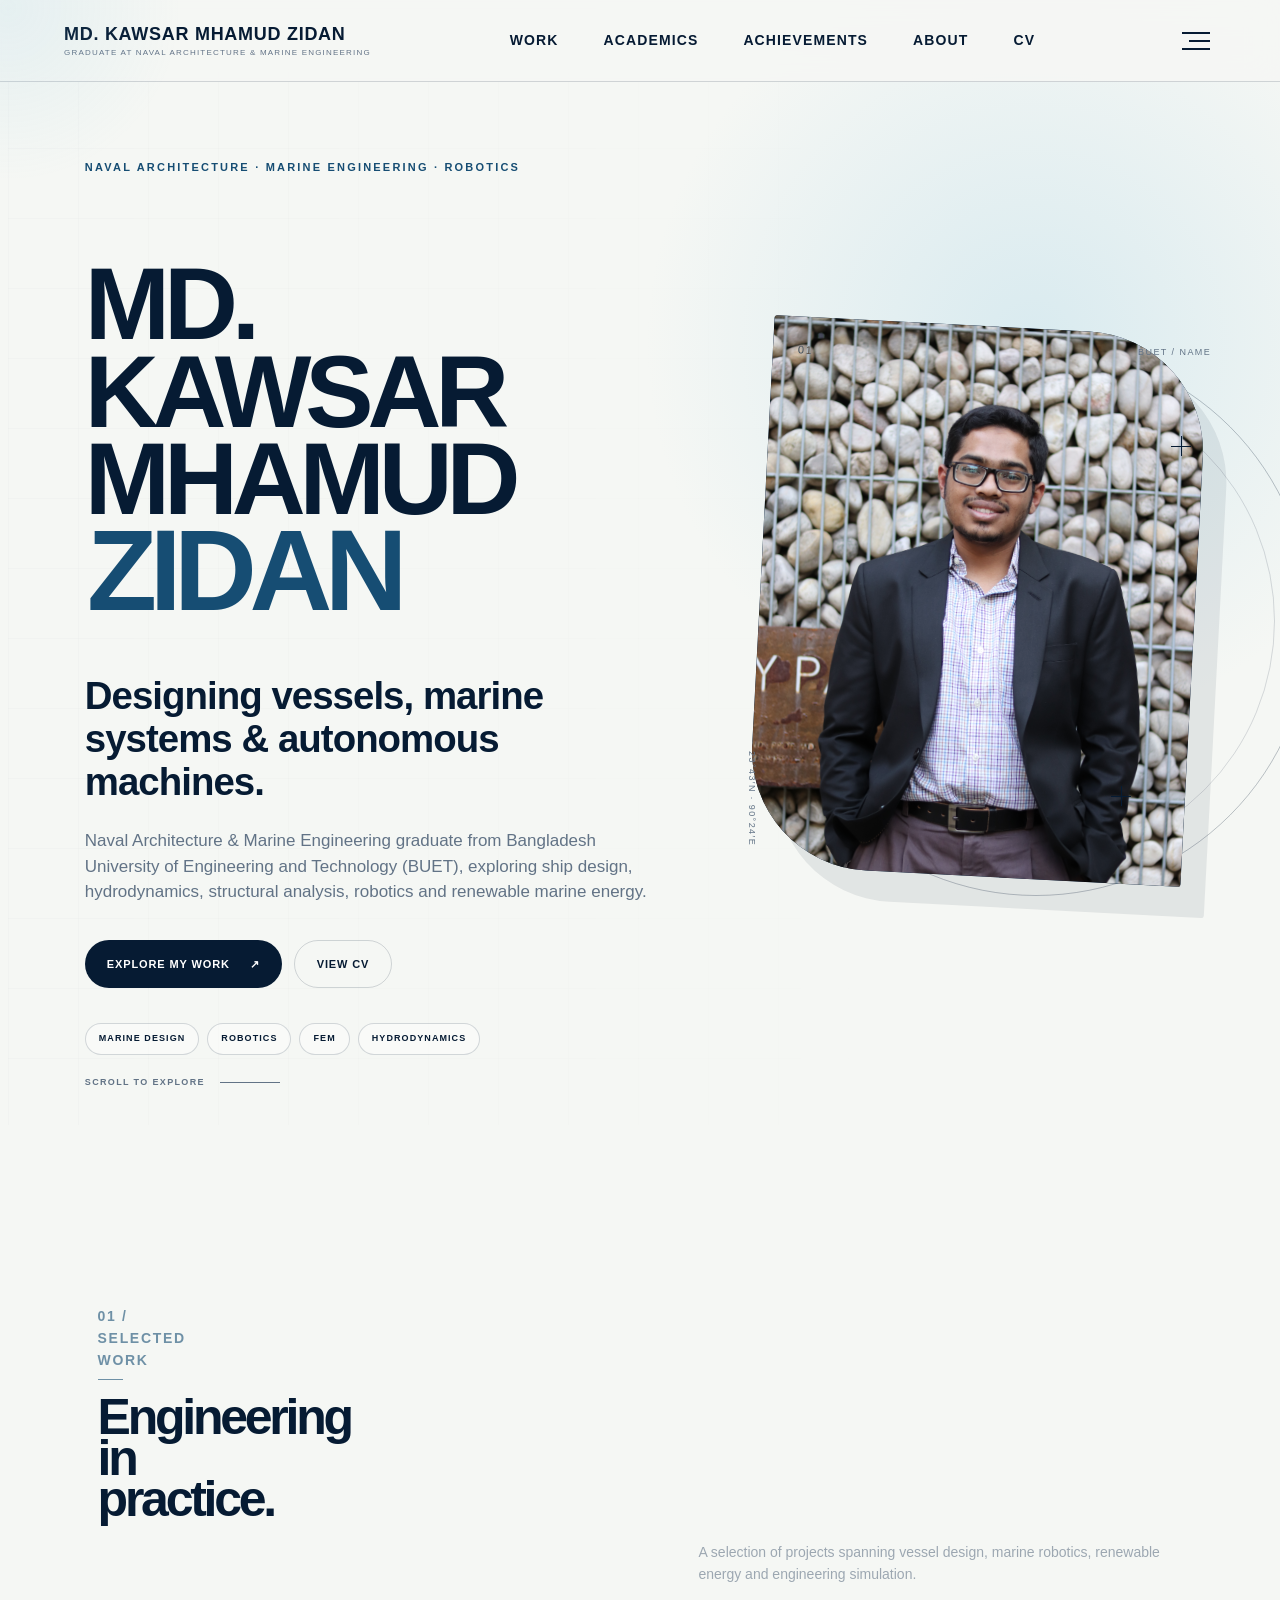
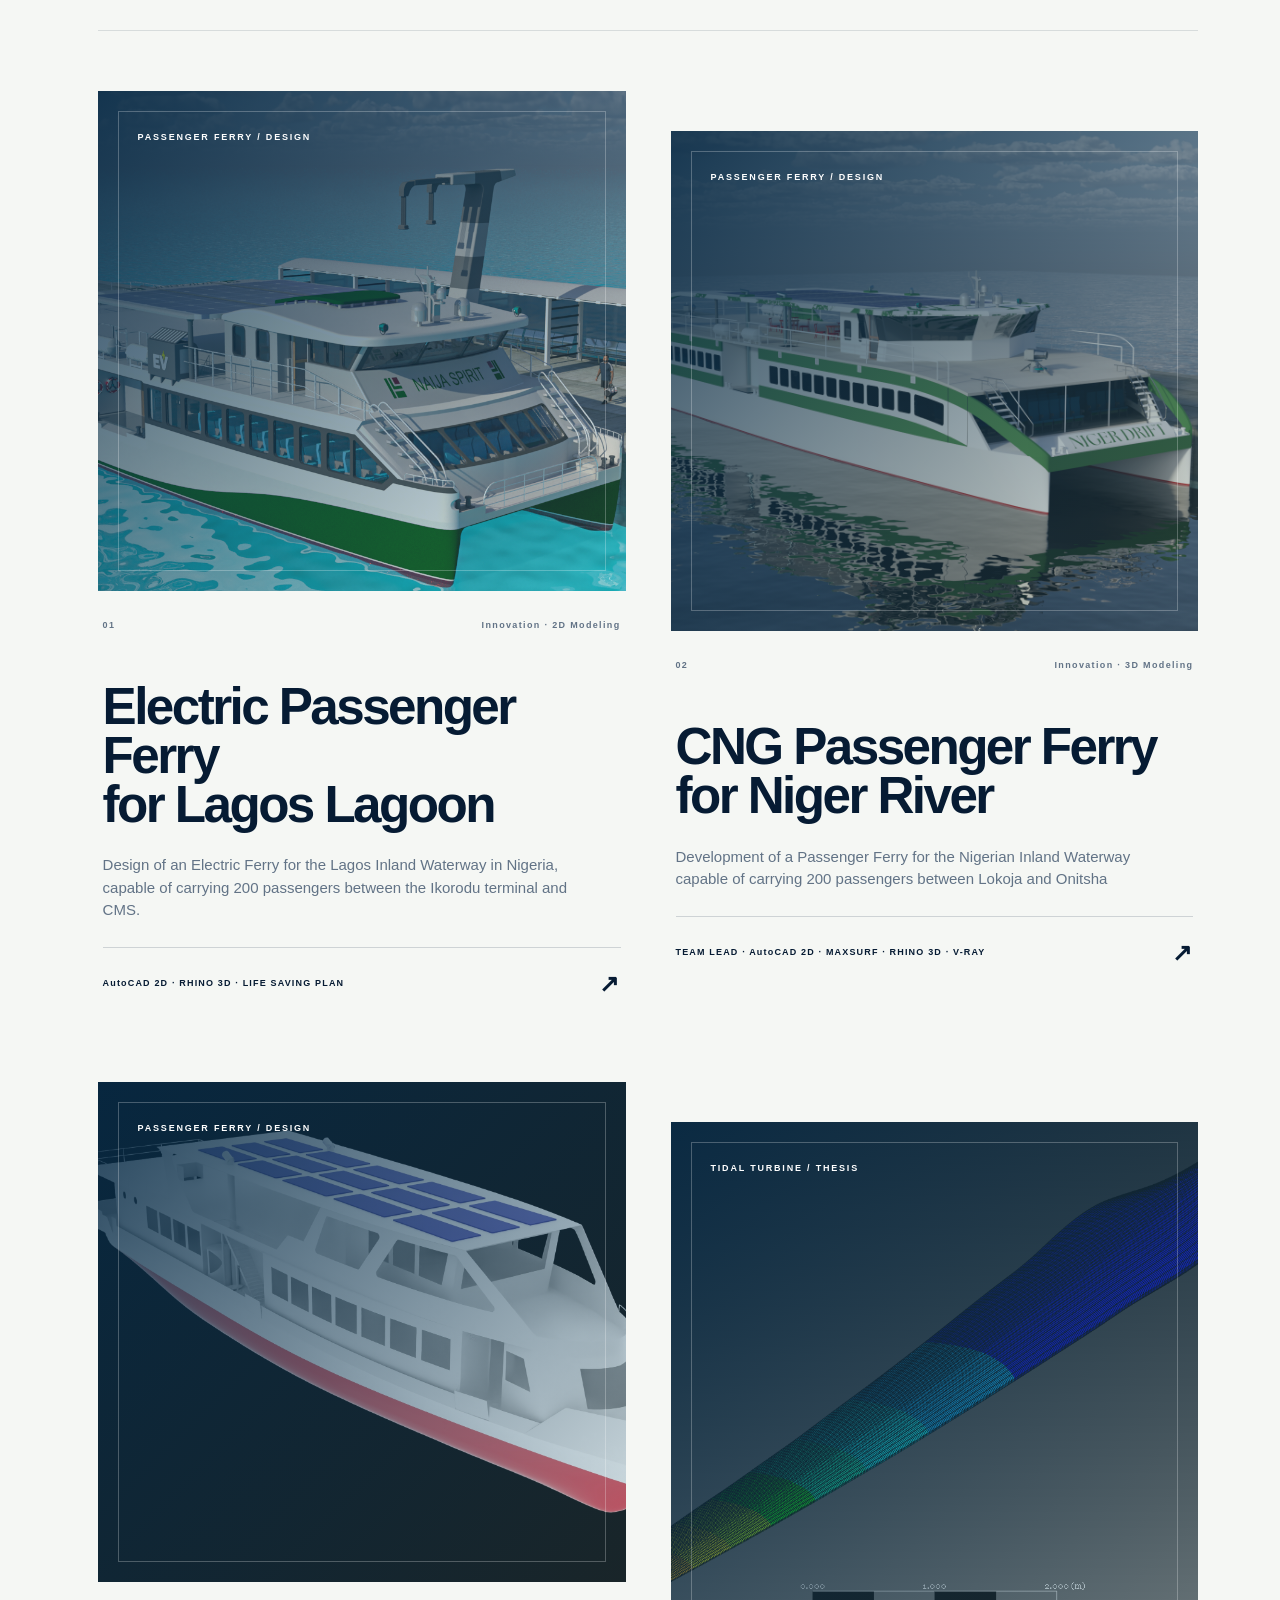
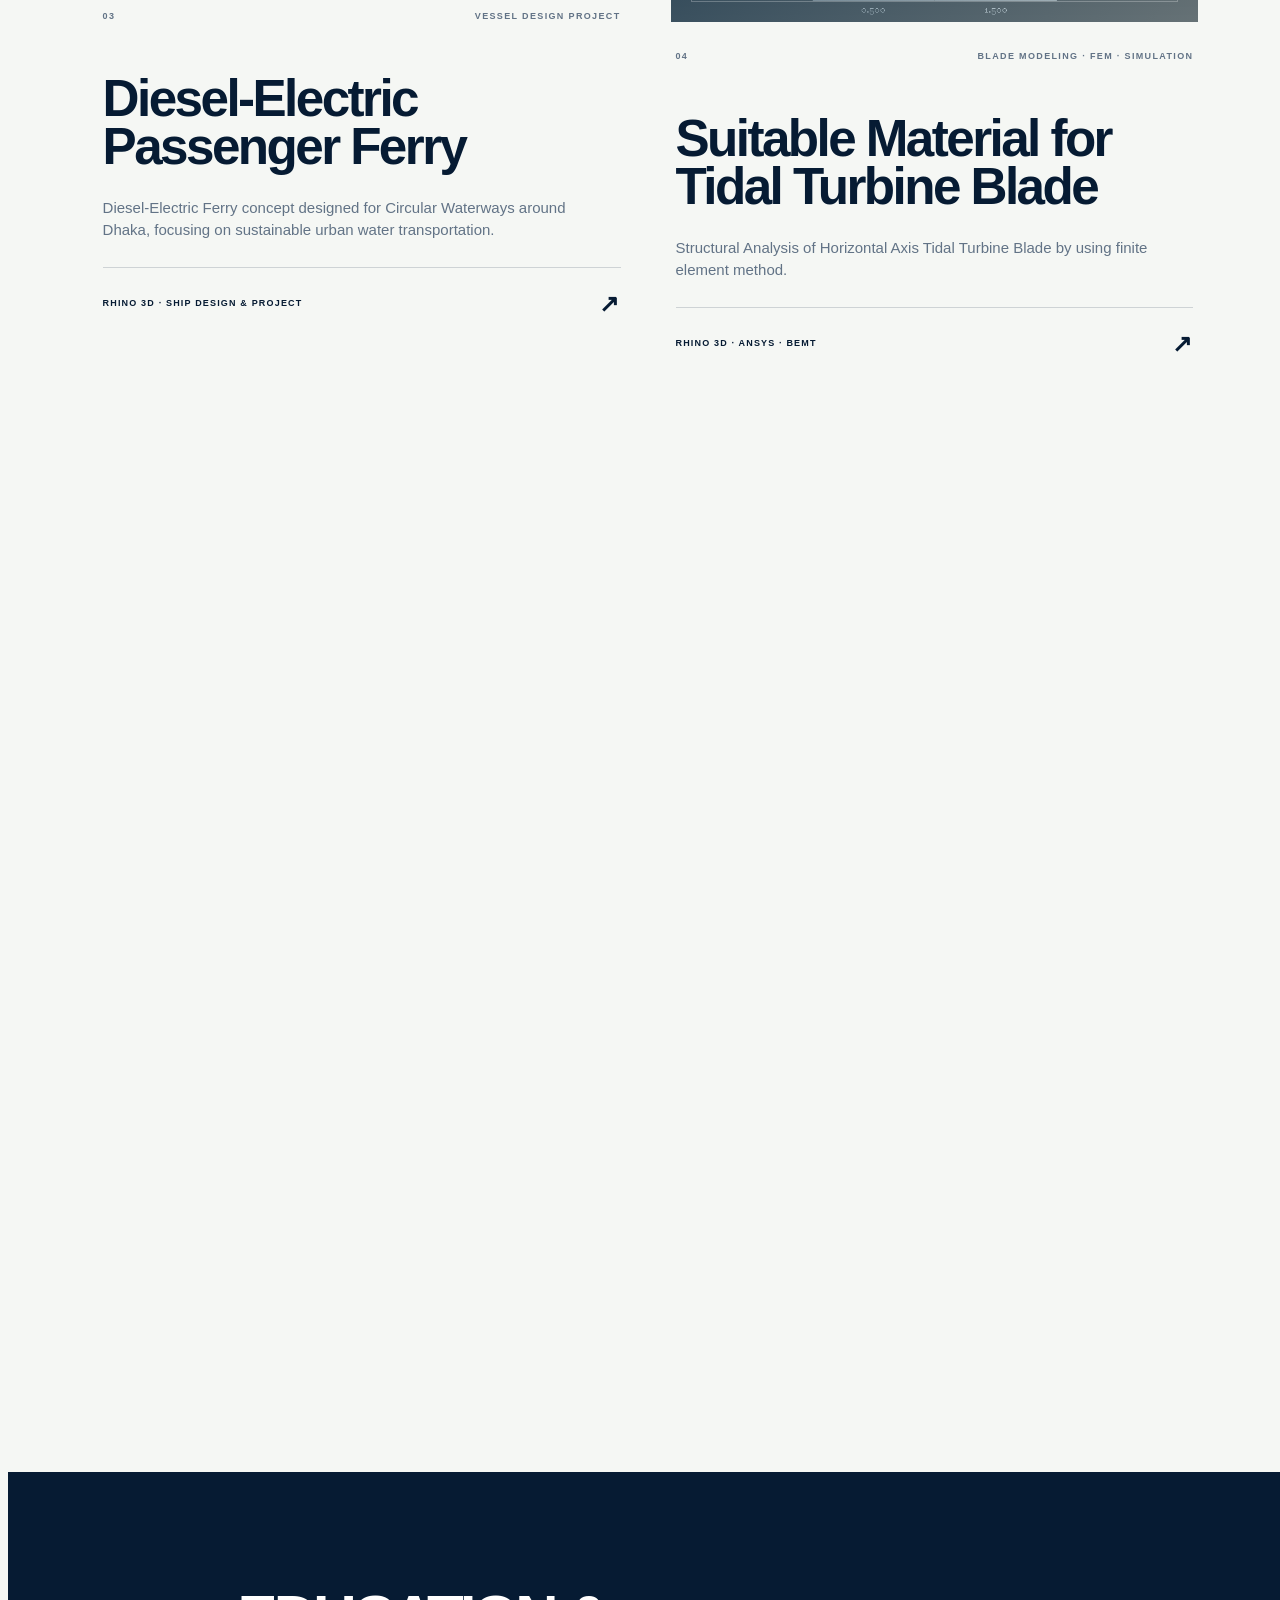
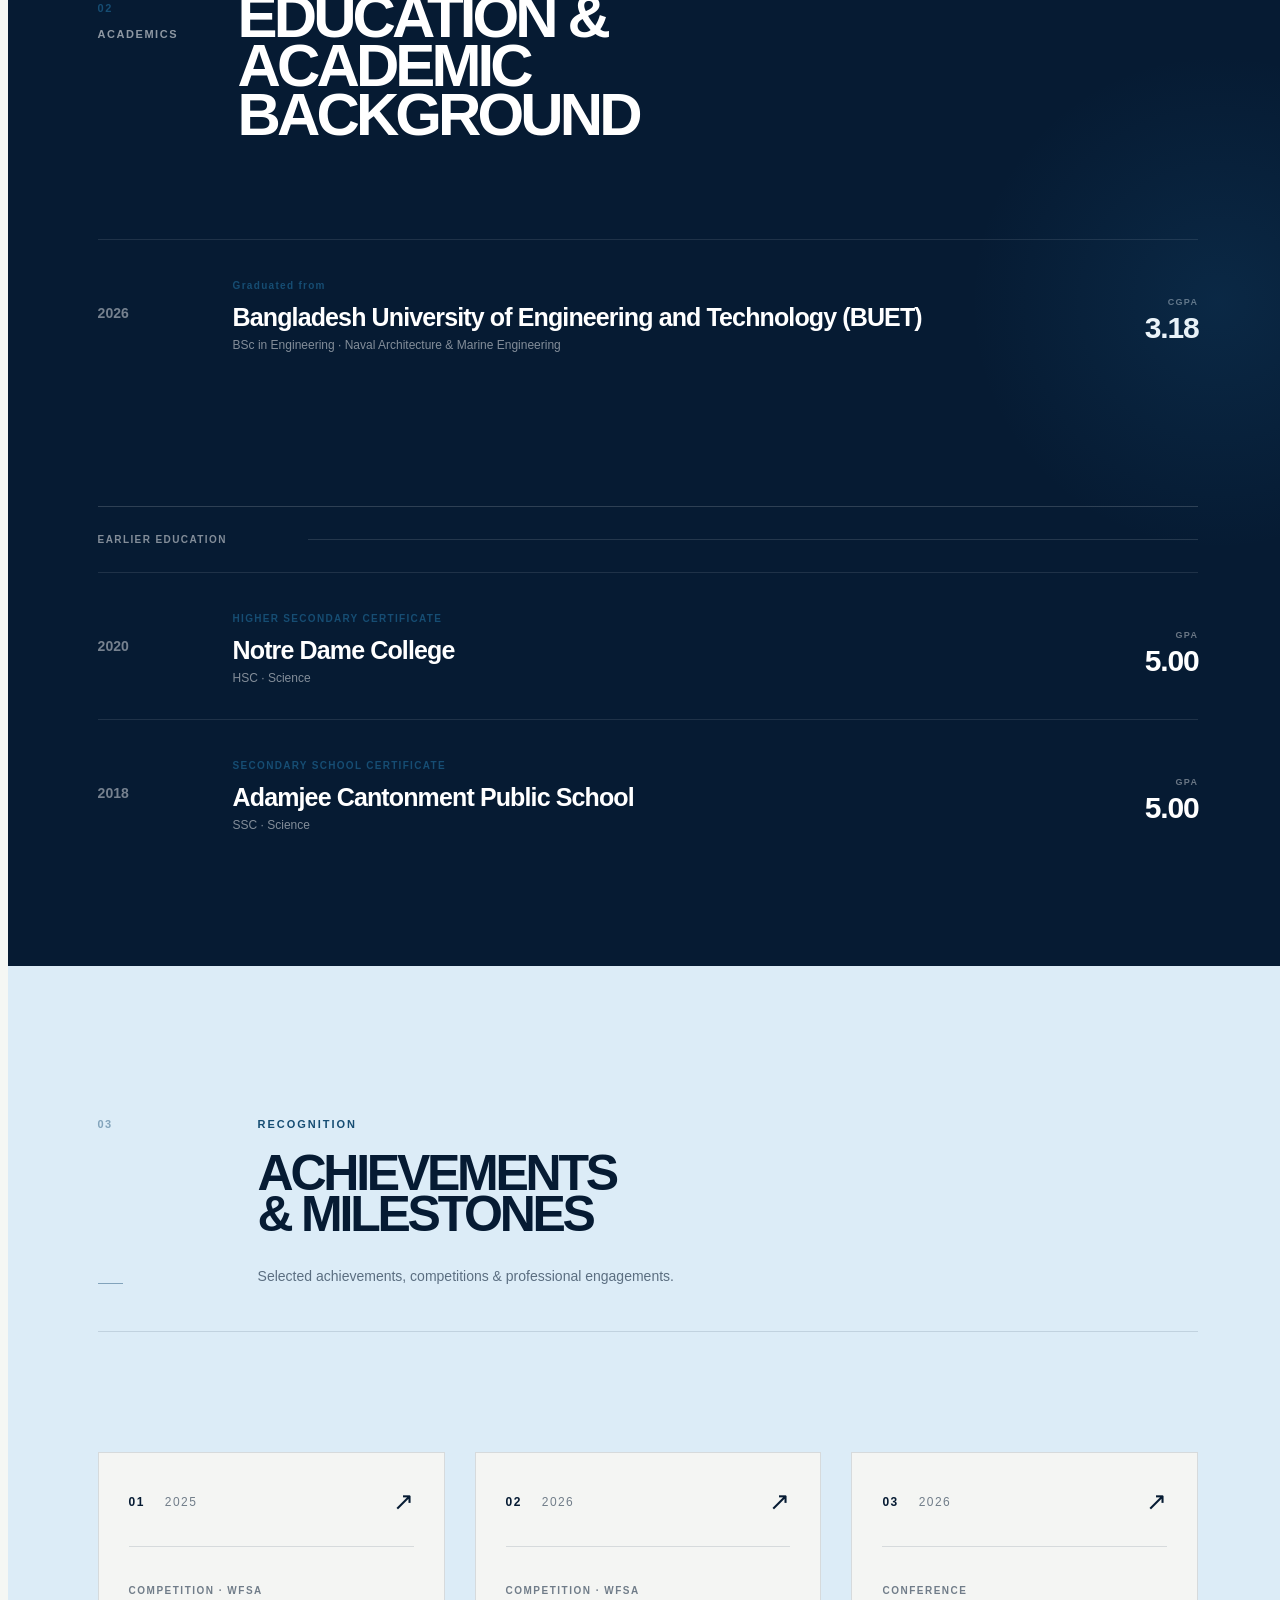
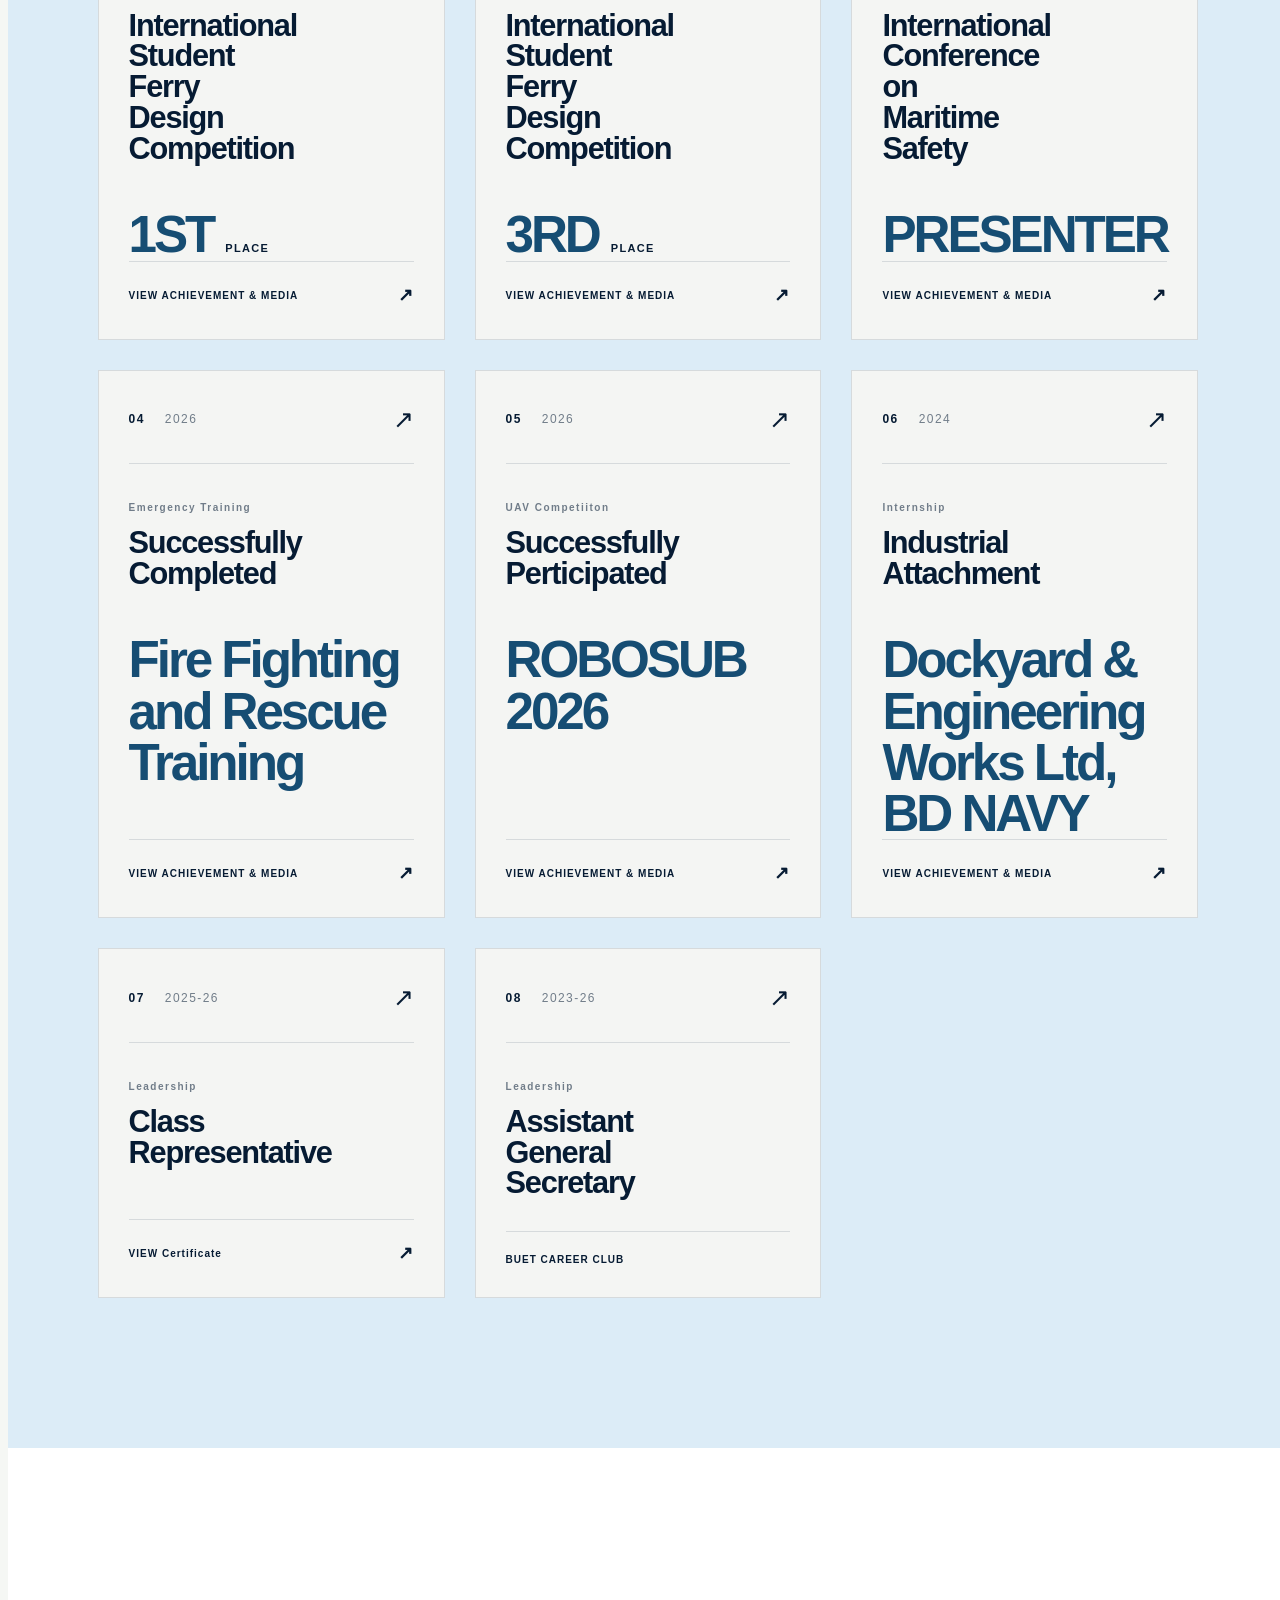
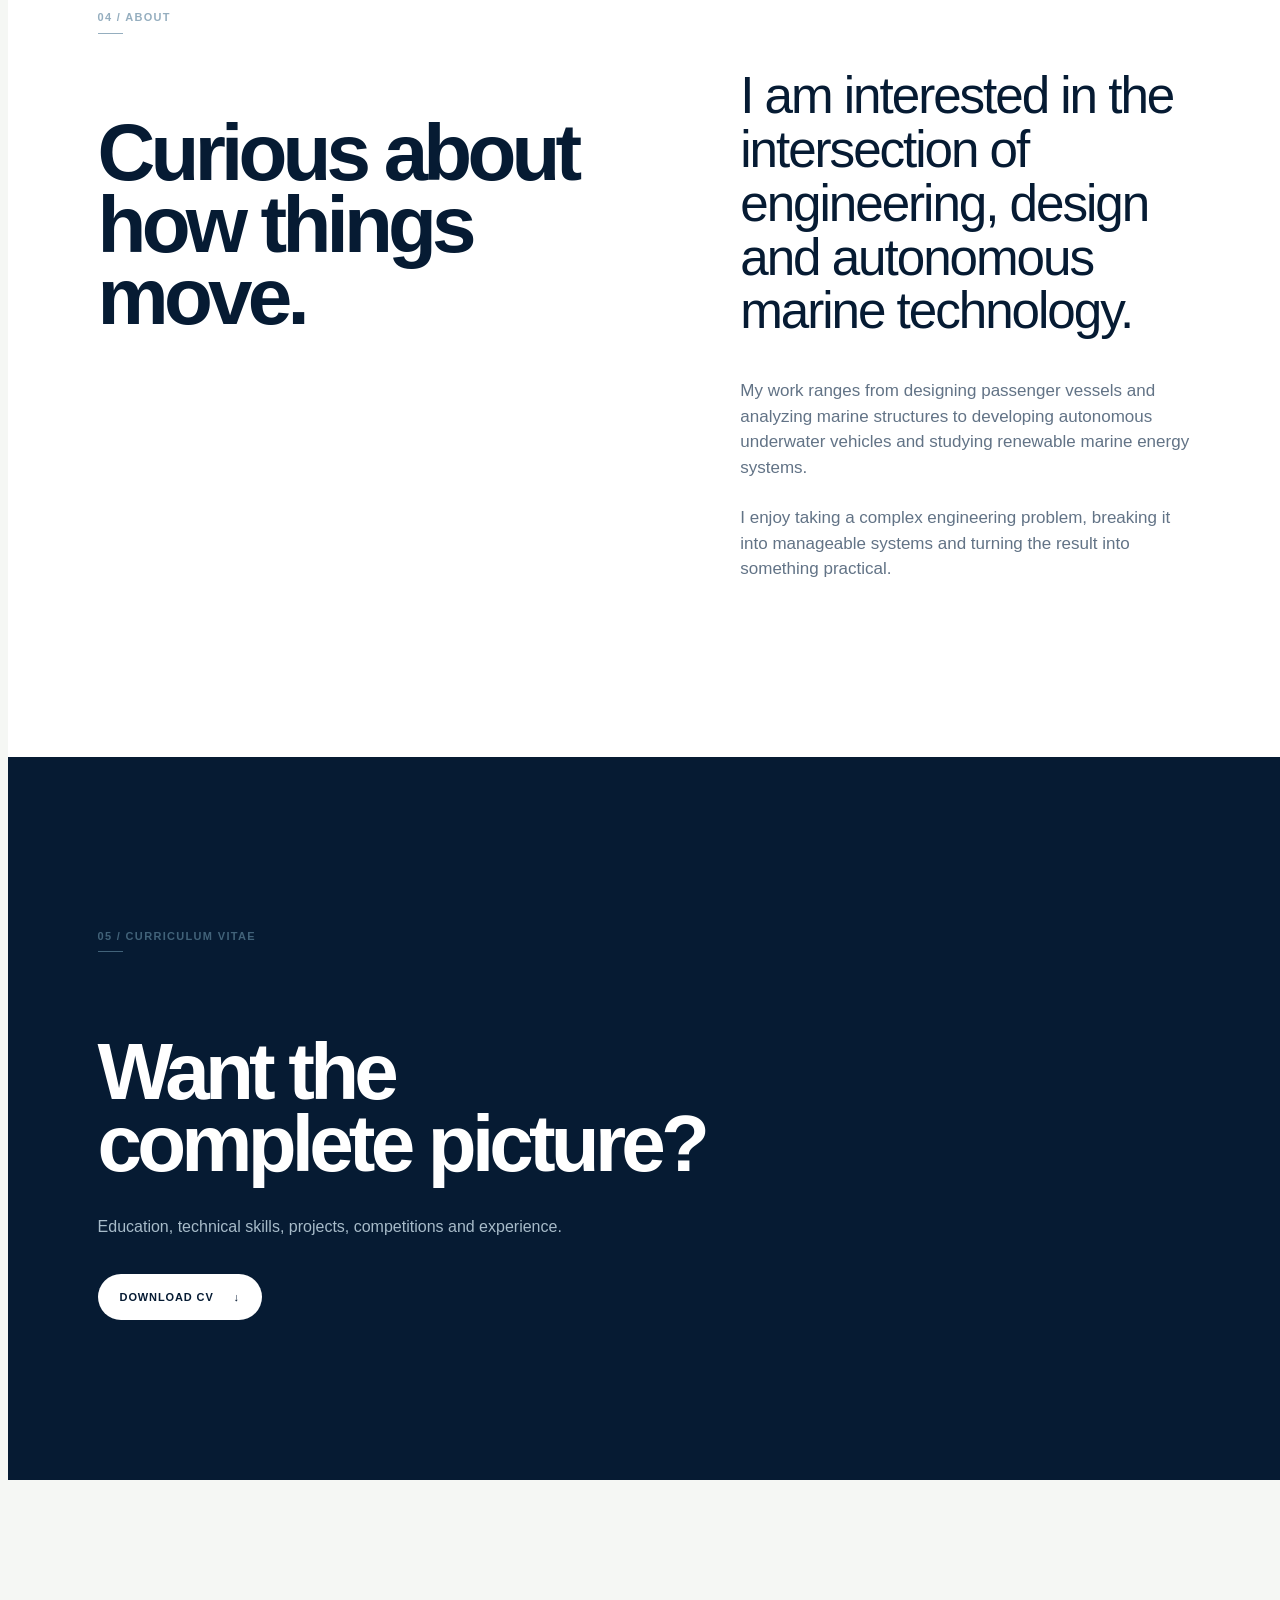
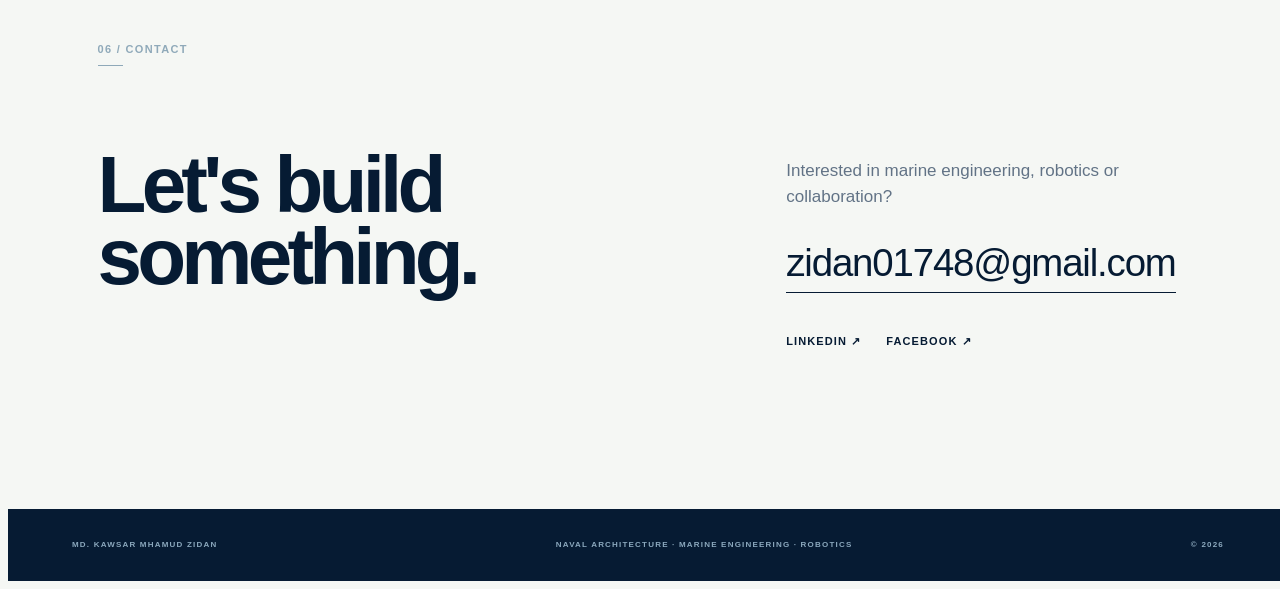
<file: index.html>
<!DOCTYPE html>
<html lang="en">

<head>

    <meta charset="UTF-8">

    <meta
        name="viewport"
        content="width=device-width, initial-scale=1.0"
    >

    <meta
        name="description"
        content="Zidan — Naval Architecture, Marine Engineering and Robotics Portfolio"
    >

    <title>Zidan | Portfolio</title>

    <link rel="stylesheet" href="style.css">

</head>


<body>

    <!-- =========================
         CURSOR GLOW
    ========================== -->

    <div class="cursor-glow"></div>


    <!-- =========================
         NAVIGATION
    ========================== -->

    <header class="site-header">

        <a href="#home" class="logo">

            <span class="logo-name">
                MD. KAWSAR MHAMUD ZIDAN
            </span>

            <span class="logo-subtitle">
                GRADUATE AT NAVAL ARCHITECTURE & MARINE ENGINEERING
            </span>

        </a>


        <nav class="desktop-nav">

            <a href="#work">Work</a>

            <a href="#academics">Academics</a>

            <a href="#achievements">Achievements</a>

            <a href="#about">About</a>

            <a href="#cv">CV</a>

        </nav>


        <button
            class="menu-button"
            id="menuButton"
            aria-label="Open menu"
        >

            <span></span>
            <span></span>
            <span></span>

        </button>

    </header>


    <!-- =========================
         MOBILE MENU
    ========================== -->

    <div class="mobile-menu" id="mobileMenu">

        <div class="mobile-menu-inner">

            <p class="menu-label">
                NAVIGATION
            </p>

            <a href="#home">Home</a>

            <a href="#work">Work</a>

            <a href="#academics">Academics</a>

            <a href="#achievements">Achievements</a>

            <a href="#about">About</a>

            <a href="#cv">CV</a>

            <a href="#contact">Contact</a>

        </div>

    </div>



    <!-- =========================
         MAIN
    ========================== -->

    <main>


        <!-- =========================
             HERO
        ========================== -->

        <section class="hero" id="home">

            <div class="hero-grid"></div>


            <div class="hero-content">

                <div class="hero-left">

                    <p class="eyebrow reveal">
                        NAVAL ARCHITECTURE · MARINE ENGINEERING · ROBOTICS
                    </p>


                    <h1 class="hero-name reveal">

                        <span class="name-mane">
                            MD. KAWSAR MHAMUD
                        </span>

                        <span class="name-highlight">
                            ZIDAN
                        </span>

                    </h1>


                    <div class="hero-description reveal">

                        <h2>
                            Designing vessels,
                            marine systems
                            & autonomous machines.
                        </h2>

                        <p>
                            Naval Architecture & Marine Engineering graduate
                            from Bangladesh University of Engineering and
                            Technology (BUET), exploring ship design,
                            hydrodynamics, structural analysis, robotics
                            and renewable marine energy.
                        </p>

                    </div>


                    <div class="hero-actions reveal">

                        <a
                            href="#work"
                            class="button button-primary"
                        >
                            Explore My Work
                            <span>↗</span>
                        </a>

                        <a
                            href="#cv"
                            class="button button-secondary"
                        >
                            View CV
                        </a>

                    </div>


                    <div class="hero-tags reveal">

                        <span>MARINE DESIGN</span>
                        <span>ROBOTICS</span>
                        <span>FEM</span>
                        <span>HYDRODYNAMICS</span>

                    </div>

                </div>


                <!-- =========================
                     HERO PHOTO
                ========================== -->

                <div class="hero-visual reveal">

                    <div class="technical-label label-top">
                        BUET / NAME
                    </div>

                    <div class="technical-label label-bottom">
                        23°43′N · 90°24′E
                    </div>


                    <div class="photo-frame">

                        <div class="photo-number">
                            01
                        </div>

                        <img
                            src="Images/Md. Kawsar Mhamud Zidan.JPG"
                            alt="Md. Kawsar Mhamud Zidan"
                        >

                    </div>


                    <div class="technical-circle"></div>

                    <div class="technical-cross cross-one"></div>

                    <div class="technical-cross cross-two"></div>

                </div>

            </div>


            <div class="scroll-indicator">

                <span>SCROLL TO EXPLORE</span>

                <div class="scroll-line"></div>

            </div>

        </section>



        <!-- =========================
             SELECTED WORK
        ========================== -->

        <section class="section work-section" id="work">

            <div class="section-heading">

                <div>

                    <p class="section-number">
                        01 / SELECTED WORK
                    </p>

                    <h2>
                        Engineering<br>
                        in practice.
                    </h2>

                </div>

                    <p class="section-intro">
                        A selection of projects spanning vessel design,
                        marine robotics, renewable energy and engineering
                        simulation.
                    </p>

            </div>


            <div class="projects">


                <!-- PROJECT 01 -->

                <a href="project-ferry-lagos.html" 
                        class="project-card">

                    <div class="project-image project-image-one">
                        
                        <img
                            src="Images\wfsa1st.jpg"
                            alt="Electric Passenger Ferry for Lagos Lagoon"
                        >

                        <span>
                            PASSENGER FERRY / DESIGN
                        </span>

                    </div>


                    <div class="project-info">

                        <div class="project-meta">

                            <span>01</span>

                            <span>
                                Innovation · 2D Modeling
                            </span>

                        </div>


                        <h3>
                            Electric Passenger Ferry<br>
                            for Lagos Lagoon
                        </h3>


                        <p>
                            Design of an Electric Ferry for the Lagos Inland Waterway
                            in Nigeria, capable of carrying 200 passengers between 
                            the Ikorodu terminal and CMS.
                        </p>


                        <div class="project-footer">


                            <span>
                                AutoCAD 2D · RHINO 3D · LIFE SAVING PLAN
                            </span>

                            <span class="project-arrow">
                                ↗
                            </span>

                        </div>

                    </div>

                </a>



                <!-- PROJECT 02 -->

                <a href="project2.html"
                     class="project-card project-card-reverse">

                    <div class="project-image project-image-two">

                        <img
                            src="Images\wfsa3rd.jpg"
                            alt="CNG Passenger Ferry for Niger"
                        >

                        <span>
                            PASSENGER FERRY / DESIGN
                        </span>

                    </div>


                    <div class="project-info">

                        <div class="project-meta">

                            <span>02</span>

                            <span>
                                Innovation · 3D Modeling 
                            </span>

                        </div>


                        <h3>
                            CNG Passenger Ferry<br>
                            for Niger River
                        </h3>


                        <p>
                            Development of a Passenger Ferry for the Nigerian Inland Waterway
                            capable of carrying 200 passengers between
                            Lokoja and Onitsha
                        </p>


                        <div class="project-footer">

                            <span>
                                TEAM LEAD · AutoCAD 2D · MAXSURF · RHINO 3D · V-RAY
                            </span>

                            <span class="project-arrow">
                                ↗
                            </span>

                        </div>

                    </div>

                </a>



                <!-- PROJECT 03 -->

                <a href="Circular.html"
                    class="project-card">

                    <div class="project-image project-image-three">

                        <img
                            src="Images/Our Ship.jpg"
                            alt="Diesel-Electric Passenger Ferry"
                        >

                        <span>
                            PASSENGER FERRY / DESIGN
                        </span>

                    </div>


                    <div class="project-info">

                        <div class="project-meta">

                            <span>03</span>

                            <span>
                                VESSEL DESIGN PROJECT
                            </span>

                        </div>


                        <h3>
                            Diesel-Electric
                            Passenger Ferry<br>
                        
                        </h3>


                        <p>
                            Diesel-Electric Ferry concept designed for Circular
                            Waterways around Dhaka, focusing on sustainable
                            urban water transportation.
                        </p>


                        <div class="project-footer">

                            <span>
                                RHINO 3D · SHIP DESIGN & PROJECT
                            </span>

                            <span class="project-arrow">
                                ↗
                            </span>

                        </div>

                    </div>

                </a>



                <!-- PROJECT 04 -->

                <article class="project-card project-card-reverse">

                    <div class="project-image project-image-four">

                        <img
                            src="Images/thesis.png"
                            alt="ANSYS analysis of turbine blade"
                        >

                        <span>
                            TIDAL TURBINE / THESIS
                        </span>

                    </div>


                    <div class="project-info">

                        <div class="project-meta">

                            <span>04</span>

                            <span>
                                BLADE MODELING · FEM · SIMULATION
                            </span>

                        </div>


                        <h3>
                            Suitable Material for<br>
                            Tidal Turbine Blade
                        </h3>


                        <p>
                            Structural Analysis of Horizontal Axis Tidal Turbine Blade 
                            by using finite element method.
                        </p>


                        <div class="project-footer">

                            <span>
                                RHINO 3D · ANSYS · BEMT
                            </span>

                            <span class="project-arrow">
                                ↗
                            </span>

                        </div>

                    </div>

                </article>

                <!-- PROJECT 05 -->

                <a href="robot.html"
                    class="project-card project-card-reverse">

                    <div class="project-image project-image-four">

                        <img
                            src="Images/robot.jpg"
                            alt="UAV"
                        >

                        <span>
                            UNDERWATER ROBOTICS
                        </span>

                    </div>


                    <div class="project-info">

                        <div class="project-meta">

                            <span>05</span>

                            <span>
                                UAV DESIGN · DOCUMENTATION
                            </span>

                        </div>


                        <h3>
                            Underwater Autonomous
                            Vehicle
                        </h3>


                        <p>
                            Designing an Autonomous Vehicle which can be used for underwater 
                            exploration, inspection and specific task completion.
                        </p>


                        <div class="project-footer">

                            <span>
                                DESIGN TEAM LEAD · RHINO 3D · DOCUMENTATION
                            </span>

                            <span class="project-arrow">
                                ↗
                            </span>

                        </div>

                    </div>

                </a>

            </div>

        </section>



        <!-- =========================
             ACADEMICS
        ========================== -->

        <section class="academic-section" id="academics">

            <div class="academic-header">

                <div class="academic-label">
                    <span>02</span>
                    ACADEMICS
                </div>

                <div class="academic-intro">
                    EDUCATION &<br>
                    ACADEMIC<br>
                    BACKGROUND
                </div>

            </div>


            <!-- =========================
                BUET
            ========================== -->

                <div class="education-card">

                    <div class="education-year">
                        2026
                    </div>

                    <div class="education-details">

                        <span class="education-level">
                            Graduated from
                        </span>

                        <h3>
                            Bangladesh University of Engineering and Technology (BUET)
                        </h3>

                        <p>
                            BSc in Engineering · Naval Architecture & Marine Engineering
                        </p>

                    </div>

                    <div class="education-result">

                        <span>CGPA</span>

                        <strong>3.18</strong>

                    </div>
                
                </div>



            <!-- =========================
                PREVIOUS EDUCATION
            ========================== -->

            <div class="previous-education">

                <div class="previous-title">

                    <span>EARLIER EDUCATION</span>

                    <div></div>

                </div>


                <!-- HSC -->

                <div class="education-card">

                    <div class="education-year">
                        2020
                    </div>

                    <div class="education-details">

                        <span class="education-level">
                            HIGHER SECONDARY CERTIFICATE
                        </span>

                        <h3>
                            Notre Dame College
                        </h3>

                        <p>
                            HSC · Science
                        </p>

                    </div>

                    <div class="education-result">

                        <span>GPA</span>

                        <strong>5.00</strong>

                    </div>

                </div>


                <!-- SSC -->

                <div class="education-card">

                    <div class="education-year">
                        2018
                    </div>

                    <div class="education-details">

                        <span class="education-level">
                            SECONDARY SCHOOL CERTIFICATE
                        </span>

                        <h3>
                            Adamjee Cantonment Public School
                        </h3>

                        <p>
                            SSC · Science
                        </p>

                    </div>

                    <div class="education-result">

                        <span>GPA</span>

                        <strong>5.00</strong>

                    </div>

                </div>

            </div>

        </section>



        <!-- =========================
             ACHIEVEMENTS
        ========================== -->

        <section
            class="section achievements-section"
            id="achievements"
        >
            <div class="section-heading reveal">

                    <span class="section-number">
                        03
                    </span>

                    <div>
                        <span class="section-label">
                            RECOGNITION
                        </span>

                        <h2>
                         ACHIEVEMENTS<br>
                         & MILESTONES
                        </h2>

                        <p>
                            Selected achievements, competitions
                         & professional engagements.
                        </p>
                    </div>

            </div>


            <div class="recognition-grid">
                        <div class="recognition-grid">

                <!-- WFSA 2025 -->
                <a href="wfsa-2025.html"
                class="recognition-card reveal">

                    <div class="recognition-top">

                        <span class="recognition-number">
                            01
                        </span>

                        <span class="recognition-year">
                            2025
                        </span>

                        <span class="recognition-arrow">
                            ↗
                        </span>

                    </div>

                    <div class="recognition-body">

                        <span class="recognition-category">
                            COMPETITION · WFSA
                        </span>

                        <h3>
                            International Student Ferry Design
                            Competition
                        </h3>

                        <div class="recognition-result">
                            <span>1ST</span>
                            <small>PLACE</small>
                        </div>

                    </div>

                    <div class="recognition-footer">
                        VIEW ACHIEVEMENT & MEDIA
                        <span>↗</span>
                    </div>

                </a>


                <!-- WFSA 2026 -->
                <a href="wfsa-2026.html"
                class="recognition-card reveal">

                    <div class="recognition-top">

                        <span class="recognition-number">
                            02
                        </span>

                        <span class="recognition-year">
                            2026
                        </span>

                        <span class="recognition-arrow">
                            ↗
                        </span>

                    </div>

                    <div class="recognition-body">

                        <span class="recognition-category">
                            COMPETITION · WFSA
                        </span>

                        <h3>
                            International Student Ferry Design
                            Competition
                        </h3>

                        <div class="recognition-result">
                            <span>3RD</span>
                            <small>PLACE</small>
                        </div>

                    </div>

                    <div class="recognition-footer">
                        VIEW ACHIEVEMENT & MEDIA
                        <span>↗</span>
                    </div>

                </a>


                <!-- Ferry Safety Conference -->
                <a href="ferry-safety-conference.html"
                class="recognition-card reveal">

                    <div class="recognition-top">

                        <span class="recognition-number">
                            03
                        </span>

                        <span class="recognition-year">
                            2026
                        </span>

                        <span class="recognition-arrow">
                            ↗
                        </span>

                    </div>

                    <div class="recognition-body">

                        <span class="recognition-category">
                            CONFERENCE
                        </span>

                        <h3>
                            International Conference
                            on Maritime Safety
                        </h3>

                        <div class="recognition-result">
                            <span>PRESENTER</span>
                        </div>

                    </div>

                    <div class="recognition-footer">
                        VIEW ACHIEVEMENT & MEDIA
                        <span>↗</span>
                    </div>

                </a>

                <!-- Achievement 04 -->
                <a href="achievement-04.html"
                    class="recognition-card reveal">

                    <div class="recognition-top">

                        <span class="recognition-number">
                            04
                        </span>

                        <span class="recognition-year">
                            2026
                        </span>

                        <span class="recognition-arrow">
                            ↗
                        </span>

                    </div>

                    <div class="recognition-body">

                        <span class="recognition-category">
                            Emergency Training
                        </span>

                        <h3>
                            Successfully
                            Completed
                        </h3>

                        <div class="recognition-result">
                            <span>Fire Fighting and Rescue Training</span>
                        </div>

                    </div>

                    <div class="recognition-footer">
                        VIEW ACHIEVEMENT & MEDIA
                        <span>↗</span>
                    </div>

                </a>

                    <!-- Achievement 05 -->
                <a href="robot.html"
                    class="recognition-card reveal">

                    <div class="recognition-top">

                        <span class="recognition-number">
                            05
                        </span>

                        <span class="recognition-year">
                            2026
                        </span>

                        <span class="recognition-arrow">
                            ↗
                        </span>

                    </div>

                    <div class="recognition-body">

                        <span class="recognition-category">
                            UAV Competiiton
                        </span>

                        <h3>
                            Successfully
                            Perticipated
                        </h3>

                        <div class="recognition-result">
                            <span>ROBOSUB 2026</span>
                        </div>

                    </div>

                    <div class="recognition-footer">
                        VIEW ACHIEVEMENT & MEDIA
                        <span>↗</span>
                    </div>

                </a>

                <!-- Achievement 06 -->
                <a href="dew.html"
                    class="recognition-card reveal">

                    <div class="recognition-top">

                        <span class="recognition-number">
                            06
                        </span>

                        <span class="recognition-year">
                            2024
                        </span>

                        <span class="recognition-arrow">
                            ↗
                        </span>

                    </div>

                    <div class="recognition-body">

                        <span class="recognition-category">
                            Internship
                        </span>

                        <h3>
                            Industrial
                            Attachment
                        </h3>

                        <div class="recognition-result">
                            <span>Dockyard & Engineering Works Ltd, BD NAVY</span>
                        </div>

                    </div>

                    <div class="recognition-footer">
                        VIEW ACHIEVEMENT & MEDIA
                        <span>↗</span>
                    </div>

                </a>


                <!-- Achievement 07 -->
                <a  href="cr.html"
                    class="recognition-card reveal">

                    <div class="recognition-top">

                        <span class="recognition-number">
                            07
                        </span>

                        <span class="recognition-year">
                            2025-26
                        </span>

                        <span class="recognition-arrow">
                            ↗
                        </span>

                    </div>

                    <div class="recognition-body">

                        <span class="recognition-category">
                            Leadership
                        </span>

                        <h3>
                            Class Representative
                        </h3>

                    </div>

                    <div class="recognition-footer">
                        VIEW Certificate
                        <span>↗</span>
                    </div>

                </a>

                                <!-- Achievement 08 -->
                <article class="recognition-card reveal">

                    <div class="recognition-top">

                        <span class="recognition-number">
                            08
                        </span>

                        <span class="recognition-year">
                            2023-26
                        </span>

                        <span class="recognition-arrow">
                            ↗
                        </span>

                    </div>

                    <div class="recognition-body">

                        <span class="recognition-category">
                            Leadership
                        </span>

                        <h3>
                            Assistant General Secretary
                        </h3>

                    </div>

                    <div class="recognition-footer">
                        BUET CAREER CLUB
                        <span></span>
                    </div>

                </article>

            </div>

        </section>



        <!-- =========================
             ABOUT
        ========================== -->

        <section class="section about-section" id="about">

            <div class="about-layout">

                <div>

                    <p class="section-number">
                        04 / ABOUT
                    </p>

                    <h2>
                        Curious about<br>
                        how things move.
                    </h2>

                </div>


                <div class="about-text">

                    <p class="about-large">
                        I am interested in the intersection of
                        engineering, design and autonomous marine
                        technology.
                    </p>

                    <p>
                        My work ranges from designing passenger vessels
                        and analyzing marine structures to developing
                        autonomous underwater vehicles and studying
                        renewable marine energy systems.
                    </p>

                    <p>
                        I enjoy taking a complex engineering problem,
                        breaking it into manageable systems and turning
                        the result into something practical.
                    </p>

                </div>

            </div>

        </section>



        <!-- =========================
             CV
        ========================== -->

        <section class="cv-section" id="cv">

            <div class="cv-inner">

                <p class="section-number">
                    05 / CURRICULUM VITAE
                </p>

                <h2>
                    Want the<br>
                    complete picture?
                </h2>

                <p>
                    Education, technical skills, projects,
                    competitions and experience.
                </p>

                <a
                    href="https://drive.google.com/file/d/1FbuZ2B9ijFO1wEwxuvEP4VV9NhAIKHuD/view?usp=sharing"
                    class="button button-light"
                >
                    Download CV
                    <span>↓</span>
                </a>

            </div>

        </section>



        <!-- =========================
             CONTACT
        ========================== -->

        <section class="section contact-section" id="contact">

            <div>

                <p class="section-number">
                    06 / CONTACT
                </p>

                <h2>
                    Let's build<br>
                    something.
                </h2>

            </div>


            <div class="contact-details">

                <p>
                    Interested in marine engineering,
                    robotics or collaboration?
                </p>

                <a
                    href="mailto:zidan01748@gmail.com"
                    class="contact-email"
                >
                    zidan01748@gmail.com
                </a>


                <div class="social-links">

                    <a href="https://www.linkedin.com/in/md-kawsar-mhamud-zidan-293619330?utm_source=share_via&utm_content=profile&utm_medium=member_android" target="_blank">
                        LinkedIn ↗
                    </a>

                    <a href="https://www.facebook.com/kawsar.zidan" target="_blank">
                        FACEBOOK ↗
                    </a>

                </div>

            </div>

        </section>

    </main>



    <!-- =========================
         FOOTER
    ========================== -->

    <footer>

        <span>
            MD. KAWSAR MHAMUD ZIDAN
        </span>

        <span>
            NAVAL ARCHITECTURE · MARINE ENGINEERING · ROBOTICS
        </span>

        <span>
            © 2026
        </span>

    </footer>


    <script src="script.js"></script>

</body>

</html>
</file>
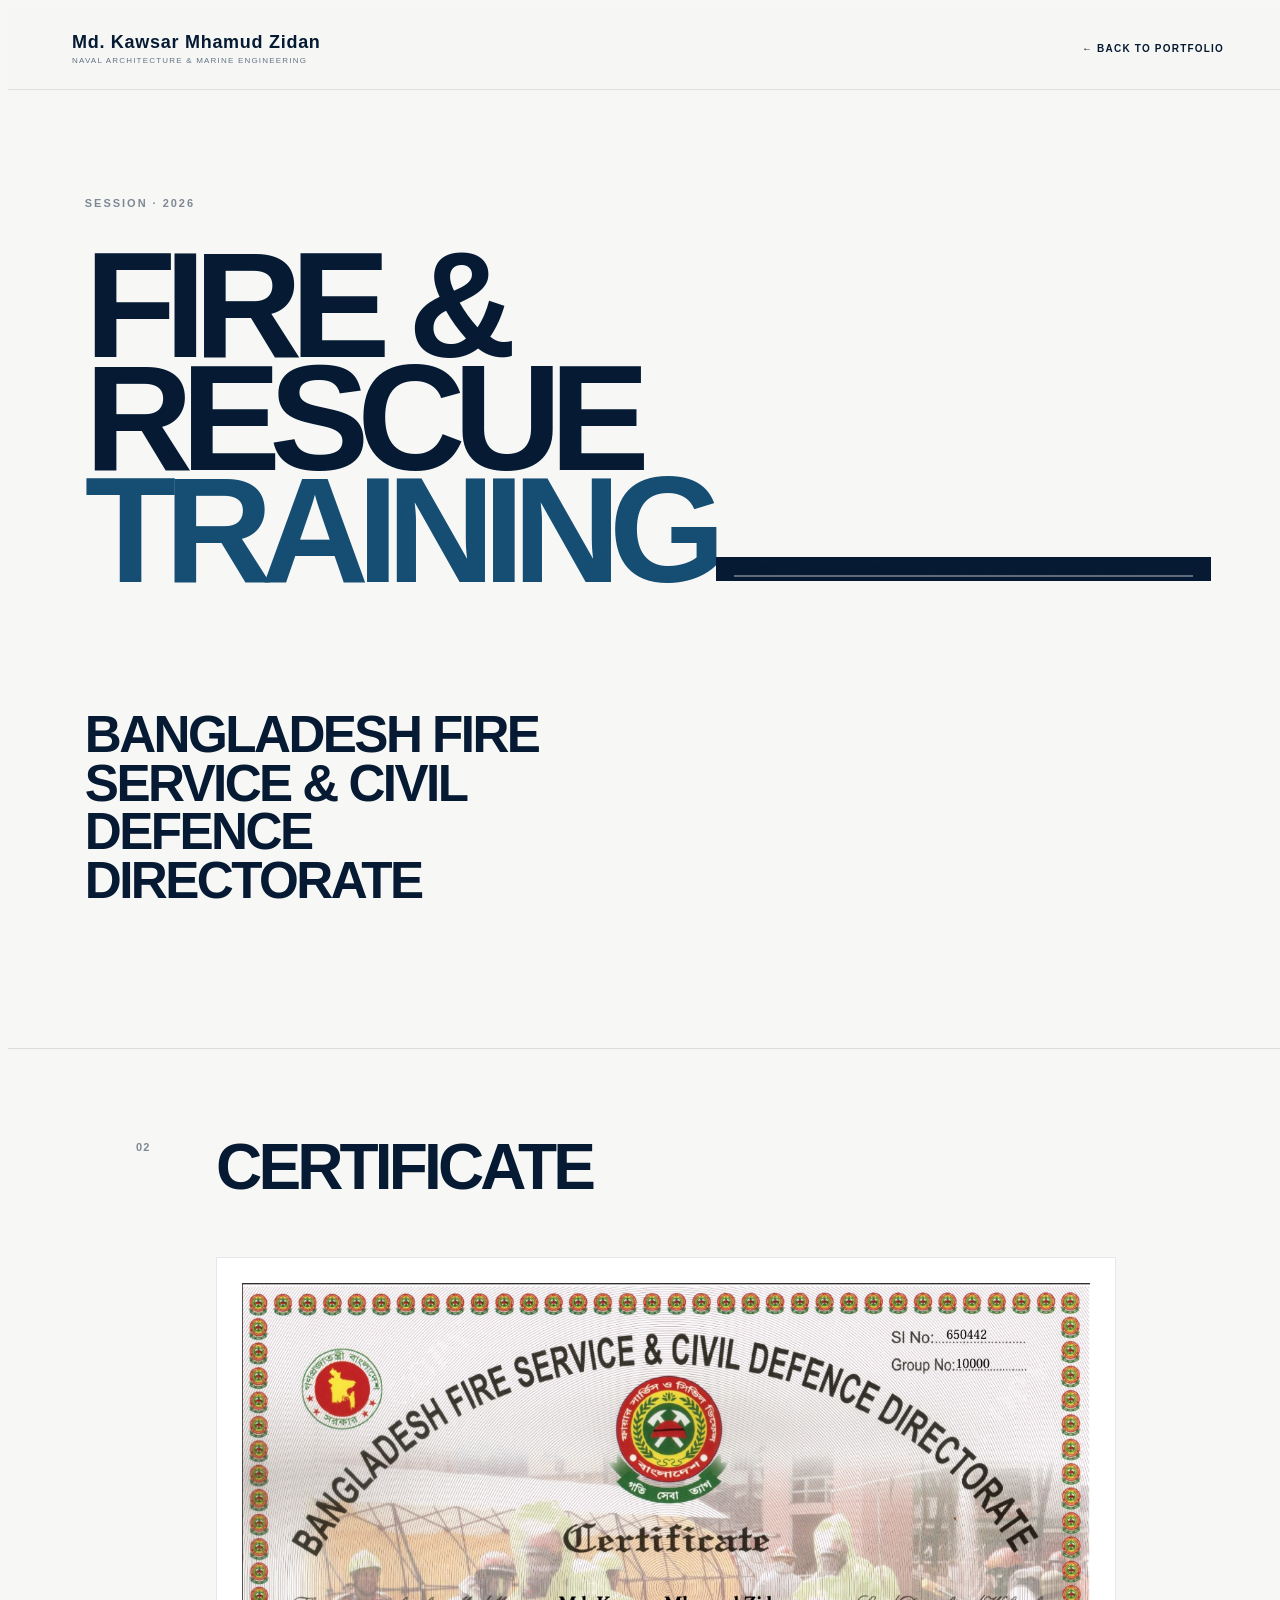
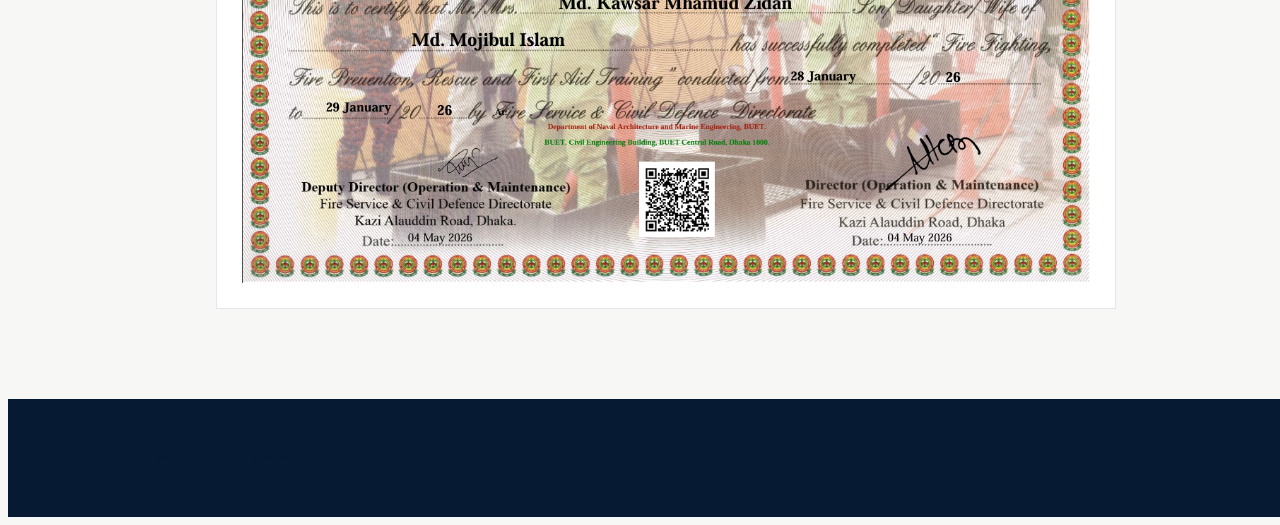
<file: achievement-04.html>
<!DOCTYPE html>
<html lang="en">

<head>

    <meta charset="UTF-8">

    <meta
        name="viewport"
        content="width=device-width, initial-scale=1.0"
    >

    <title>
        Training — Md. Kawsar Mhamud Zidan
    </title>

    <link
        rel="stylesheet"
        href="style.css"
    >

</head>


<body class="recognition-page">


<header class="site-header">

    <a href="index.html" class="logo">

        <span class="logo-name">
            Md. Kawsar Mhamud Zidan
        </span>

        <span class="logo-subtitle">
            NAVAL ARCHITECTURE & MARINE ENGINEERING
        </span>

    </a>

    <a
        href="index.html#recognition"
        class="back-link"
    >
        ← BACK TO PORTFOLIO
    </a>

</header>


<main class="recognition-detail">

    <section class="detail-hero">

        <div class="detail-hero-content">
            <span class="detail-label">
                SESSION · 2026 
            </span>

            <h1>
                FIRE & RESCUE
                <span>TRAINING</span>
            </h1>

            <h2>
                BANGLADESH FIRE SERVICE & CIVIL 
                DEFENCE DIRECTORATE
            </h2>

        </div>

        <!-- RIGHT: IMAGE -->
        <div class="detail-hero-image">

            img
                src="Images/wfsacon.jpg"
                alt="WFSA 2026 Conference"
            >

        </div>

    </section>

    <section class="detail-section">

        <div class="detail-heading">
            <span>02</span>
            <h2>CERTIFICATE</h2>
        </div>

        <div class="certificate-showcase">

            <img
                src="Images/certificates/Fire.png"
                alt="WFSA 2026 Third Place Certificate"
            >

        </div>

    </section>

</main>


<footer class="detail-footer">

    <a href="index.html">
        ← BACK TO PORTFOLIO
    </a>

</footer>


</body>
</html>
</file>
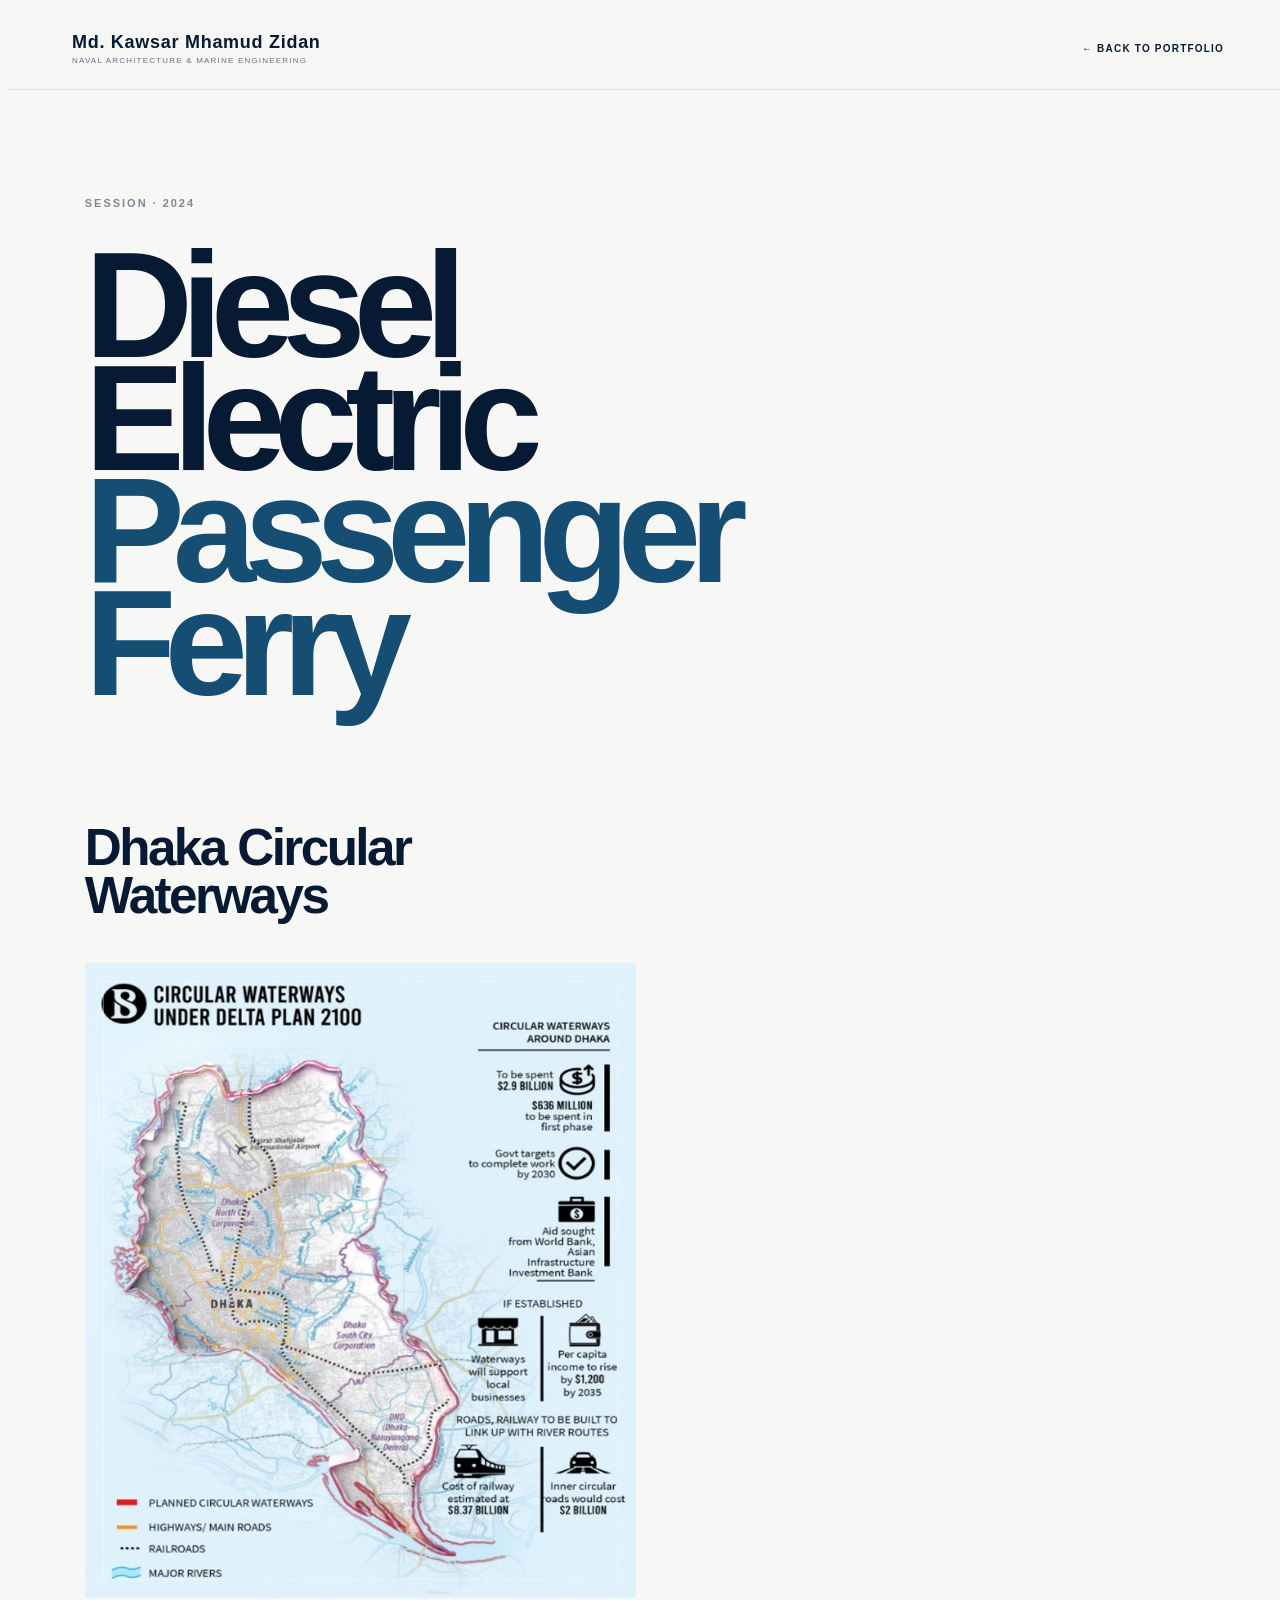
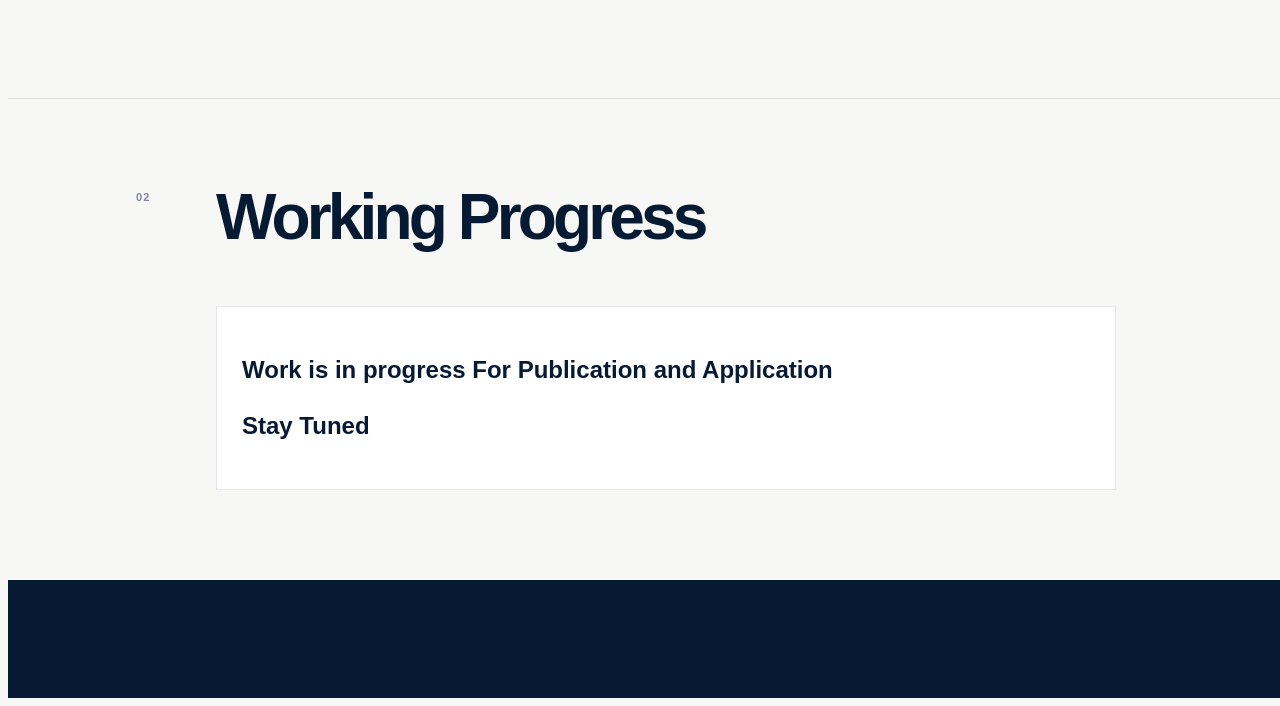
<file: Circular.html>
<!DOCTYPE html>
<html lang="en">

<head>

    <meta charset="UTF-8">

    <meta
        name="viewport"
        content="width=device-width, initial-scale=1.0"
    >

    <title>
        Dhaka-Waterways — Md. Kawsar Mhamud Zidan
    </title>

    <link
        rel="stylesheet"
        href="style.css"
    >

</head>


<body class="recognition-page">


<header class="site-header">

    <a href="index.html" class="logo">

        <span class="logo-name">
            Md. Kawsar Mhamud Zidan
        </span>

        <span class="logo-subtitle">
            NAVAL ARCHITECTURE & MARINE ENGINEERING
        </span>

    </a>

    <a
        href="index.html#recognition"
        class="back-link"
    >
        ← BACK TO PORTFOLIO
    </a>

</header>


<main class="recognition-detail">

    <section class="detail-hero">

        <div class="detail-hero-content">
            <span class="detail-label">
                SESSION · 2024 
            </span>

            <h1>
                Diesel Electric
                <span>Passenger Ferry</span>
            </h1>

            <h2>
                Dhaka 
                Circular Waterways
            </h2>

            <div class="detail-hero-image">

                <img
                    src="Images/newspaper/Circular.png"
                    alt="Circular Waterways"
                >
            </div>

        </div>

        <!-- RIGHT: IMAGE -->
        <!-- div class="detail-hero-image">

            img
                src="Images/wfsacon.jpg"
                alt="WFSA 2026 Conference"
            >

        </div> -->

    </section>

    <section class="detail-section">

        <div class="detail-heading">
            <span>02</span>
            <h2>Working Progress</h2>
        </div>

        <div class="certificate-showcase">

            <h1>
                Work is in progress
                <span>For Publication and Application</span>
            </h1>
            <h2>
                Stay 
                Tuned
            </h2>

        </div>

    </section>

</main>


<footer class="detail-footer">

    <a href="index.html">
        ← BACK TO PORTFOLIO
    </a>

</footer>


</body>
</html>
</file>
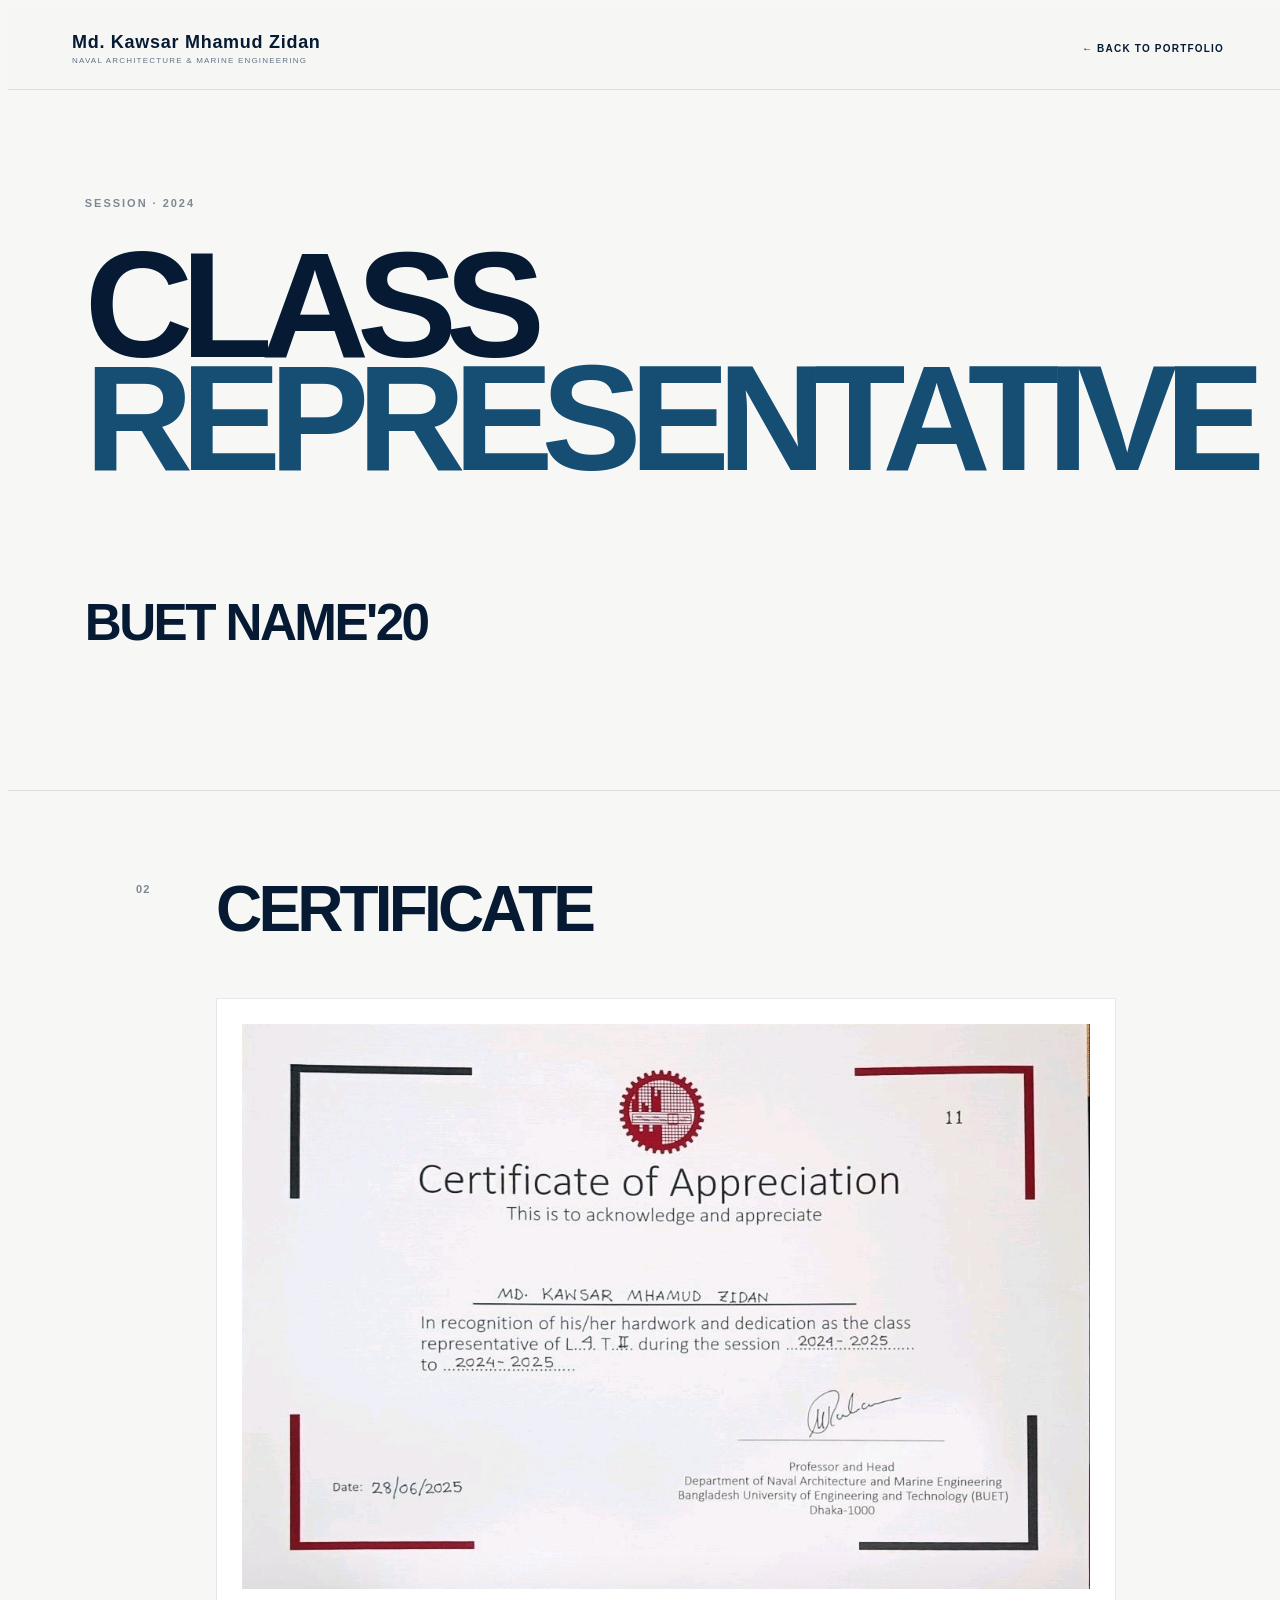
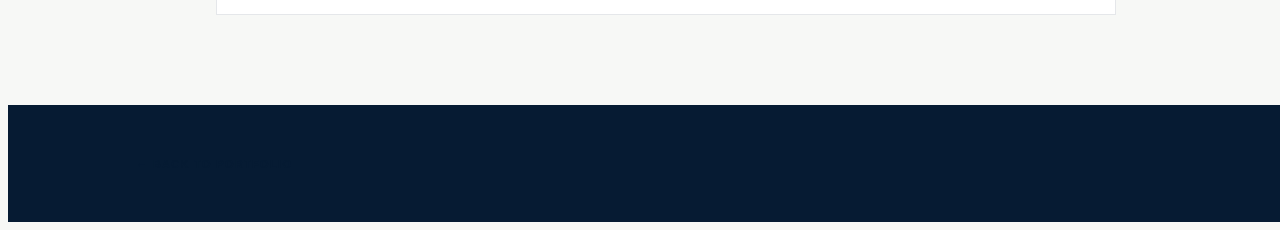
<file: cr.html>
<!DOCTYPE html>
<html lang="en">

<head>

    <meta charset="UTF-8">

    <meta
        name="viewport"
        content="width=device-width, initial-scale=1.0"
    >

    <title>
        CR — Md. Kawsar Mhamud Zidan
    </title>

    <link
        rel="stylesheet"
        href="style.css"
    >

</head>


<body class="recognition-page">


<header class="site-header">

    <a href="index.html" class="logo">

        <span class="logo-name">
            Md. Kawsar Mhamud Zidan
        </span>

        <span class="logo-subtitle">
            NAVAL ARCHITECTURE & MARINE ENGINEERING
        </span>

    </a>

    <a
        href="index.html#recognition"
        class="back-link"
    >
        ← BACK TO PORTFOLIO
    </a>

</header>


<main class="recognition-detail">

    <section class="detail-hero">

        <div class="detail-hero-content">
            <span class="detail-label">
                SESSION · 2024 
            </span>

            <h1>
                CLASS
                <span>REPRESENTATIVE</span>
            </h1>

            <h2>
                BUET 
                NAME'20
            </h2>

        </div>

        <!-- RIGHT: IMAGE -->
        <!-- div class="detail-hero-image">

            img
                src="Images/wfsacon.jpg"
                alt="WFSA 2026 Conference"
            >

        </div> -->

    </section>

    <section class="detail-section">

        <div class="detail-heading">
            <span>02</span>
            <h2>CERTIFICATE</h2>
        </div>

        <div class="certificate-showcase">

            <img
                src="Images/certificates/cr.jpg"
                alt="Class Respresentative"
            >

        </div>

    </section>

</main>


<footer class="detail-footer">

    <a href="index.html">
        ← BACK TO PORTFOLIO
    </a>

</footer>


</body>
</html>
</file>
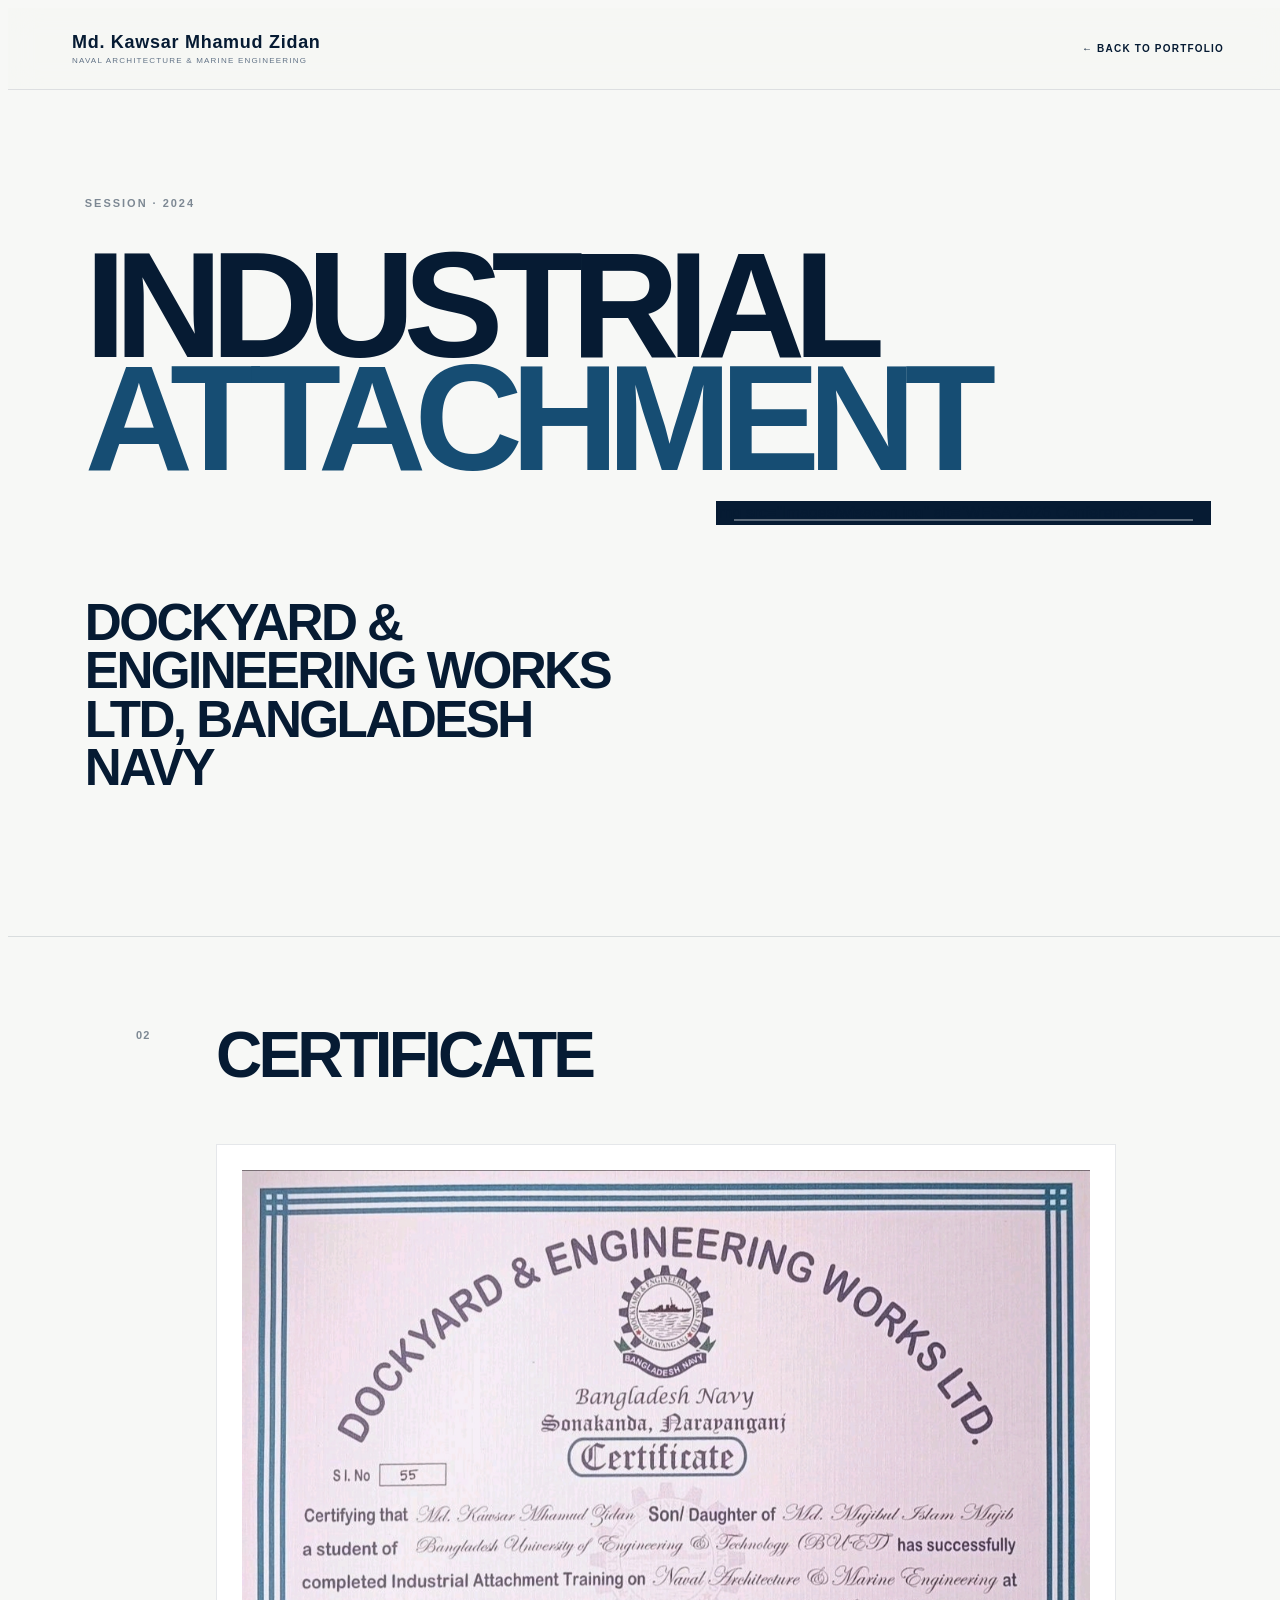
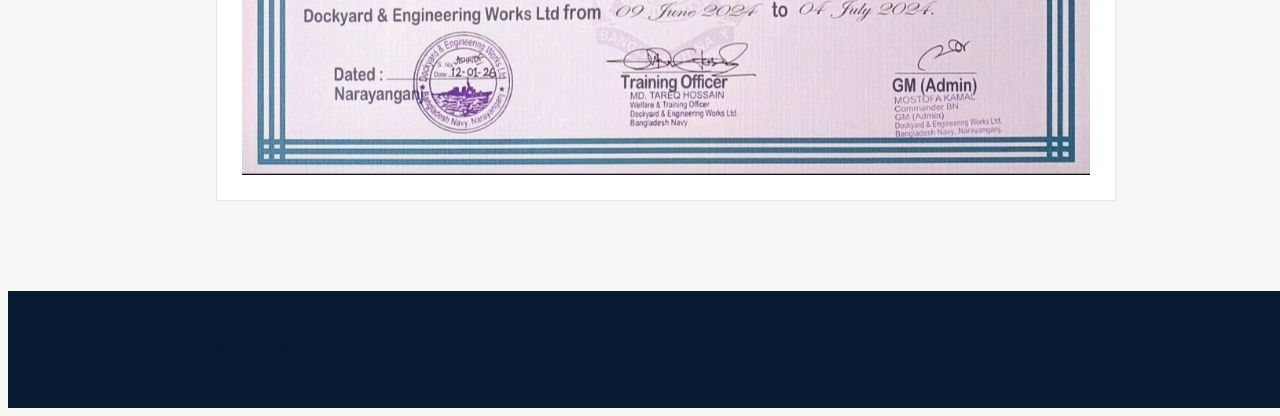
<file: dew.html>
<!DOCTYPE html>
<html lang="en">

<head>

    <meta charset="UTF-8">

    <meta
        name="viewport"
        content="width=device-width, initial-scale=1.0"
    >

    <title>
        Training — Md. Kawsar Mhamud Zidan
    </title>

    <link
        rel="stylesheet"
        href="style.css"
    >

</head>


<body class="recognition-page">


<header class="site-header">

    <a href="index.html" class="logo">

        <span class="logo-name">
            Md. Kawsar Mhamud Zidan
        </span>

        <span class="logo-subtitle">
            NAVAL ARCHITECTURE & MARINE ENGINEERING
        </span>

    </a>

    <a
        href="index.html#recognition"
        class="back-link"
    >
        ← BACK TO PORTFOLIO
    </a>

</header>


<main class="recognition-detail">

    <section class="detail-hero">

        <div class="detail-hero-content">
            <span class="detail-label">
                SESSION · 2024 
            </span>

            <h1>
                INDUSTRIAL
                <span>ATTACHMENT</span>
            </h1>

            <h2>
                DOCKYARD & ENGINEERING 
                WORKS LTD, BANGLADESH NAVY
            </h2>

        </div>

        <!-- RIGHT: IMAGE -->
        <div class="detail-hero-image">

            img
                src="Images/wfsacon.jpg"
                alt="WFSA 2026 Conference"
            >

        </div>

    </section>

    <section class="detail-section">

        <div class="detail-heading">
            <span>02</span>
            <h2>CERTIFICATE</h2>
        </div>

        <div class="certificate-showcase">

            <img
                src="Images/certificates/dew.jpg"
                alt="WFSA 2026 Third Place Certificate"
            >

        </div>

    </section>

</main>


<footer class="detail-footer">

    <a href="index.html">
        ← BACK TO PORTFOLIO
    </a>

</footer>


</body>
</html>
</file>
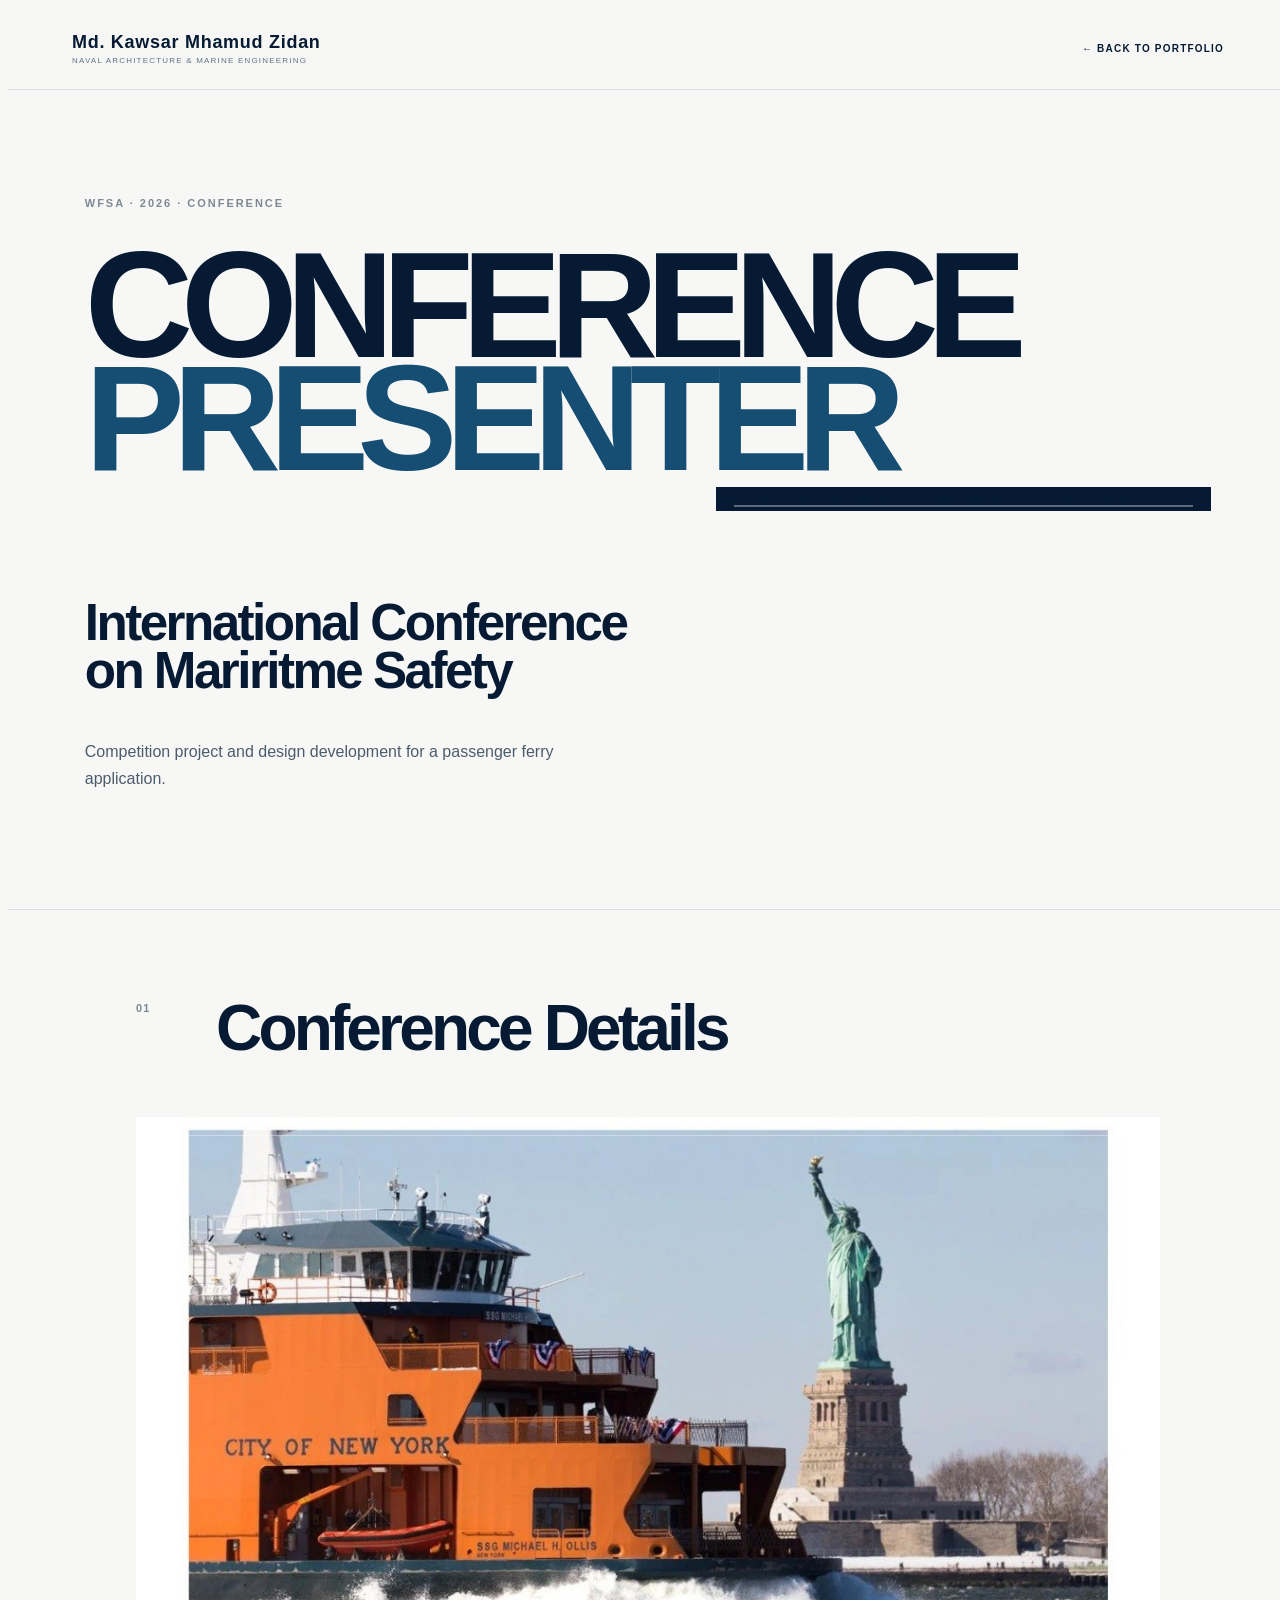
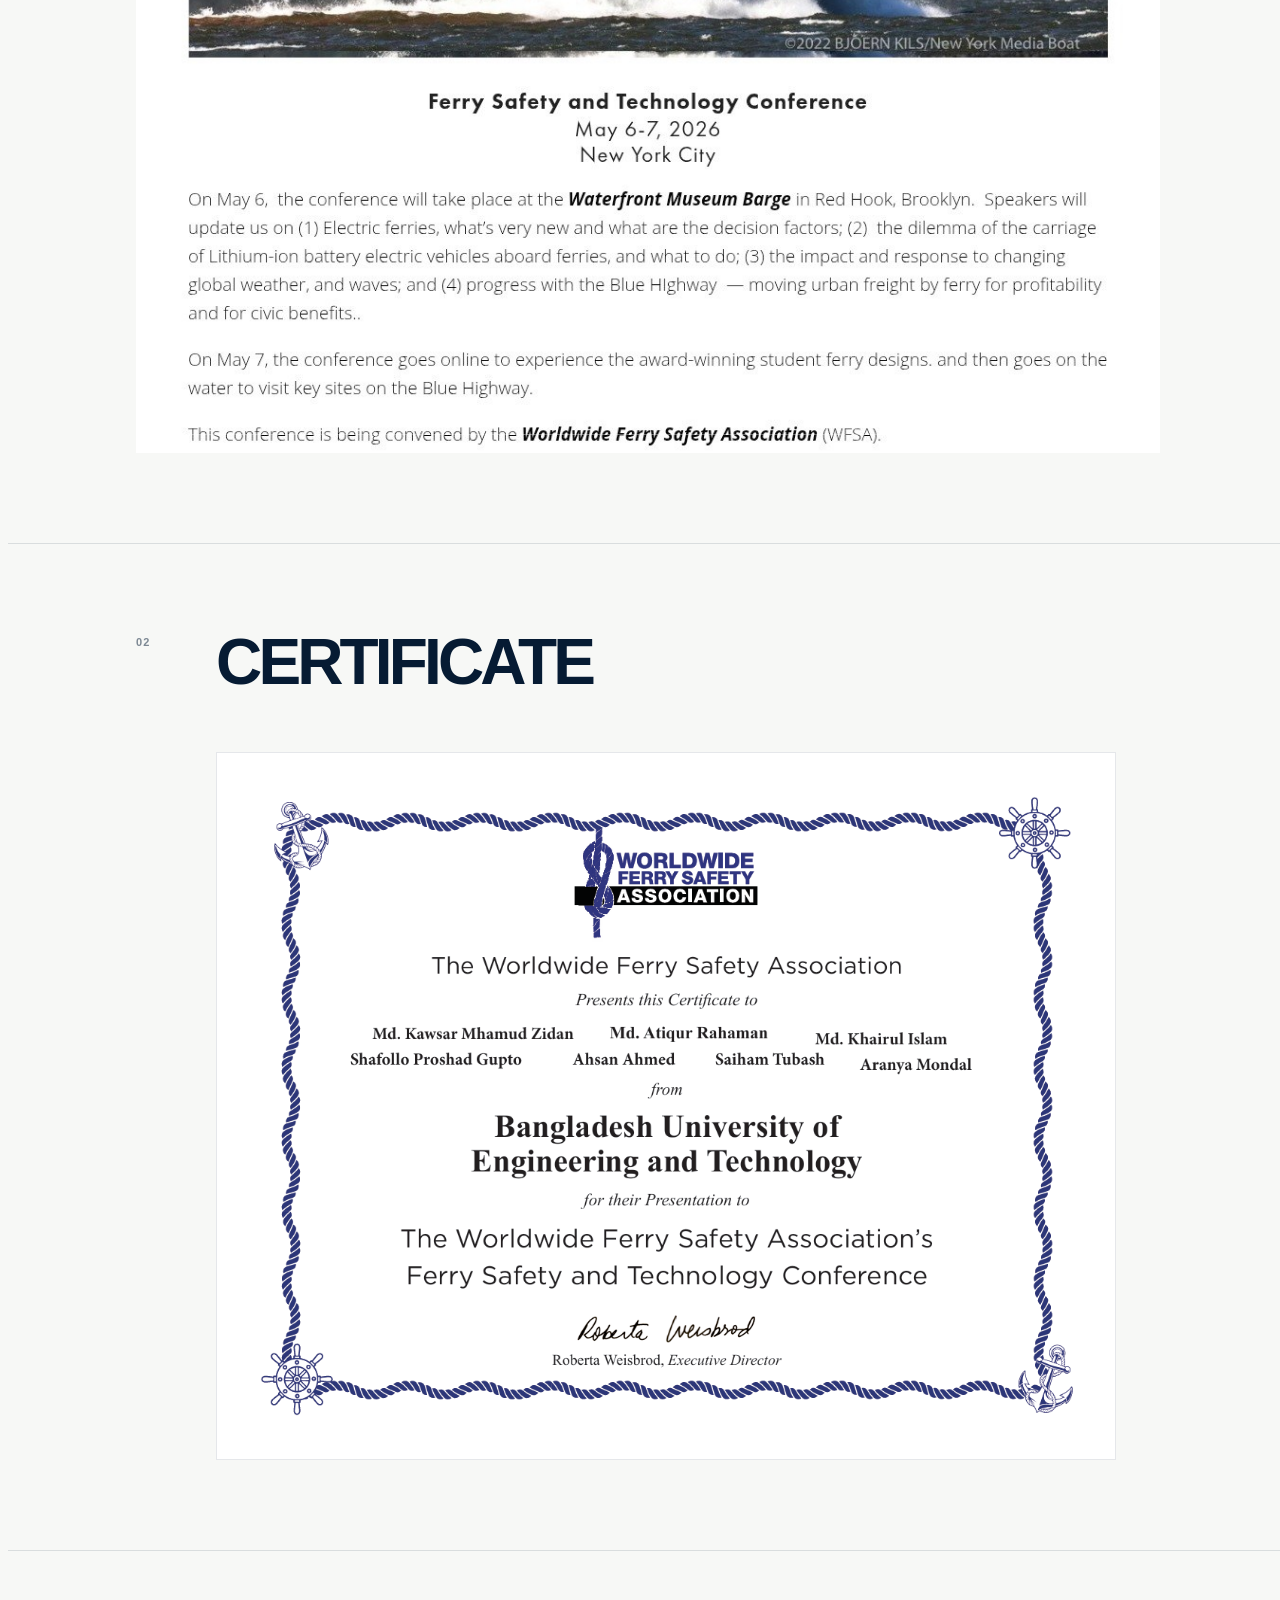
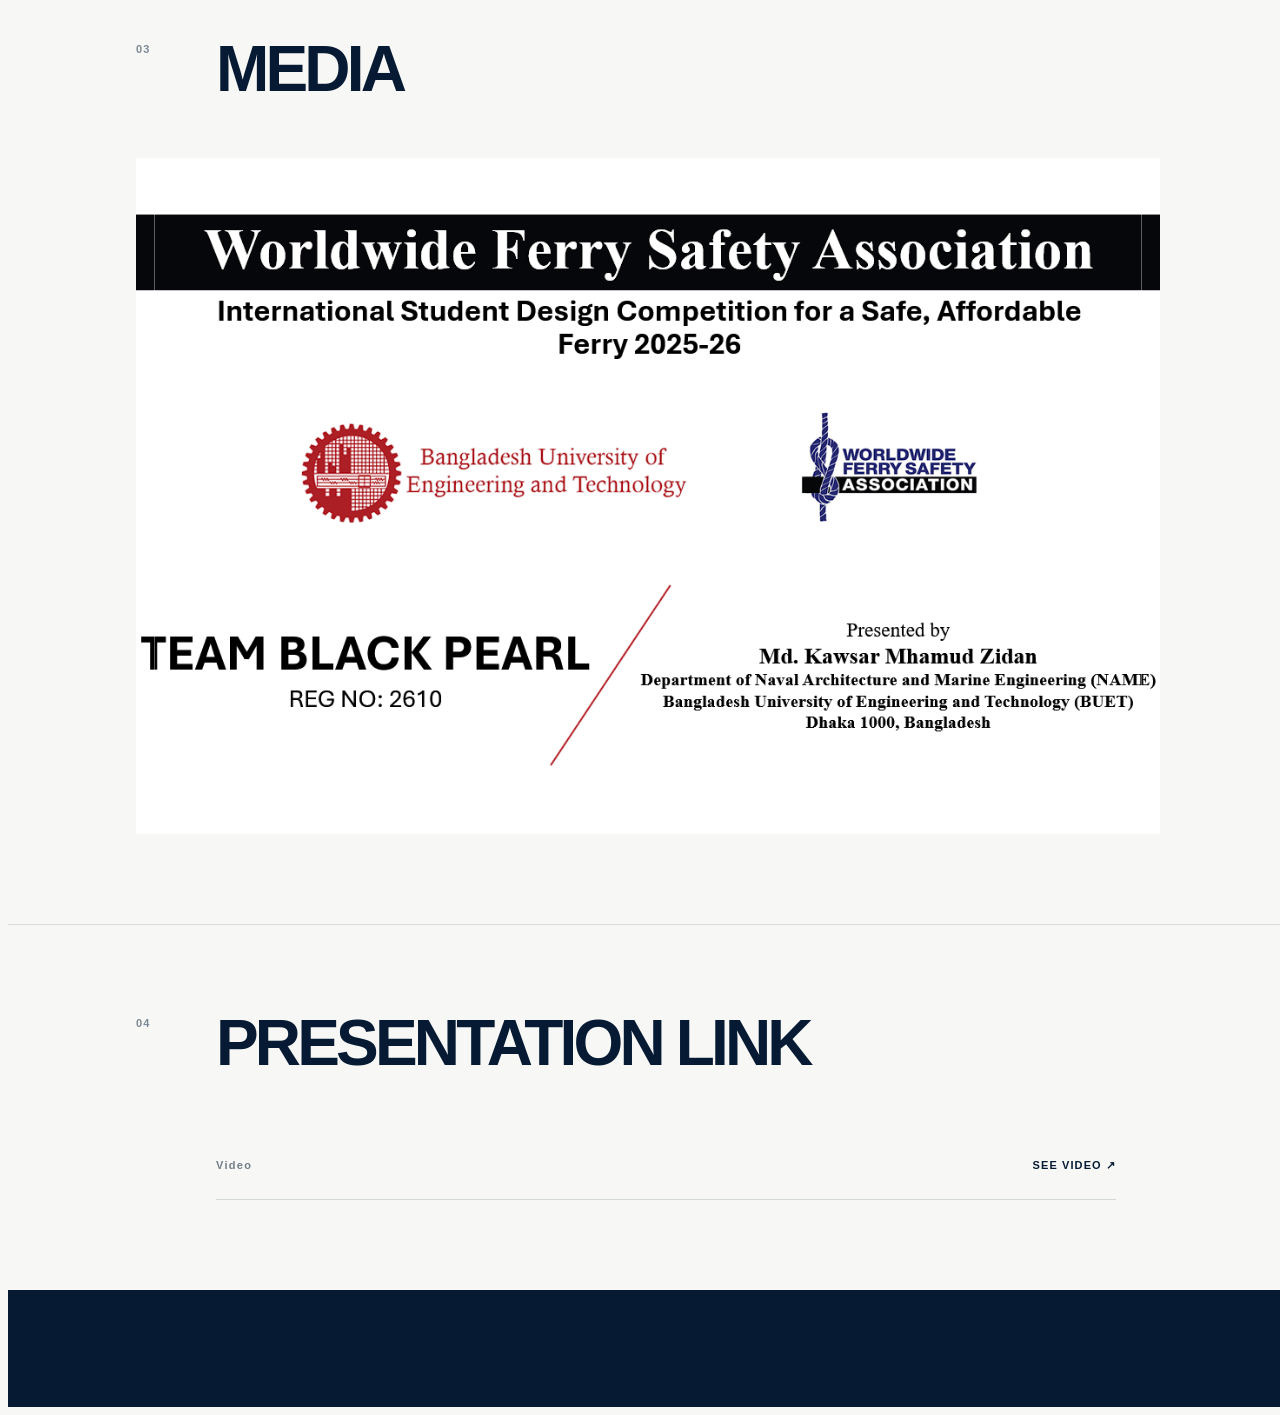
<file: ferry-safety-conference.html>
<!DOCTYPE html>
<html lang="en">

<head>

    <meta charset="UTF-8">

    <meta
        name="viewport"
        content="width=device-width, initial-scale=1.0"
    >

    <title>
        WFSA Conference — Md. Kawsar Mhamud Zidan
    </title>

    <link
        rel="stylesheet"
        href="style.css"
    >

</head>


<body class="recognition-page">


<header class="site-header">

    <a href="index.html" class="logo">

        <span class="logo-name">
            Md. Kawsar Mhamud Zidan
        </span>

        <span class="logo-subtitle">
            NAVAL ARCHITECTURE & MARINE ENGINEERING
        </span>

    </a>

    <a
        href="index.html#recognition"
        class="back-link"
    >
        ← BACK TO PORTFOLIO
    </a>

</header>


<main class="recognition-detail">

    <section class="detail-hero">

        <div class="detail-hero-content">
            <span class="detail-label">
                WFSA · 2026 · CONFERENCE
            </span>

            <h1>
                CONFERENCE
                <span>PRESENTER</span>
            </h1>

            <h2>
                International Conference 
                on Mariritme Safety
            </h2>

            <p>
                Competition project and design
                development for a passenger ferry
                application.
            </p>
        </div>

        <!-- RIGHT: IMAGE -->
        <div class="detail-hero-image">

            img
                src="Images/wfsacon.jpg"
                alt="WFSA 2026 Conference"
            >

        </div>

    </section>


    <section class="detail-section">

        <div class="detail-heading">
            <span>01</span>
            <h2>Conference Details</h2>
        </div>

        <div class="detail-hero-image">
            <img
                src="Images/wfsacon.jpg"
                alt="WFSA 2026 Conference"
            >
        </div>
        

    </section>


    <section class="detail-section">

        <div class="detail-heading">
            <span>02</span>
            <h2>CERTIFICATE</h2>
        </div>

        <div class="certificate-showcase">

            <img
                src="Images/certificates/wfsaconf.png"
                alt="WFSA 2026 Third Place Certificate"
            >

        </div>

    </section>


    <section class="detail-section">

        <div class="detail-heading">
            <span>03</span>
            <h2>MEDIA</h2>
        </div>

        <div class="detail-hero-image">
            <img
                src="Images/conference/Conf.png"
                alt="WFSA 2026 newspaper coverage"
            >
        </div>

    </section>


    <section class="detail-section">

        <div class="detail-heading">
            <span>04</span>
            <h2>PRESENTATION LINK</h2>
        </div>

        <div class="article-links">

            <a
                href="https://youtu.be/tq_TYW8JM5E?si=HiTHuTKkhLWER2pN"
                target="_blank"
                rel="noopener noreferrer"
            >

                <span>
                    Video
                </span>

                <strong>
                    SEE VIDEO ↗
                </strong>

            </a>

        </div>

    </section>

</main>


<footer class="detail-footer">

    <a href="index.html">
        ← BACK TO PORTFOLIO
    </a>

</footer>


</body>
</html>
</file>
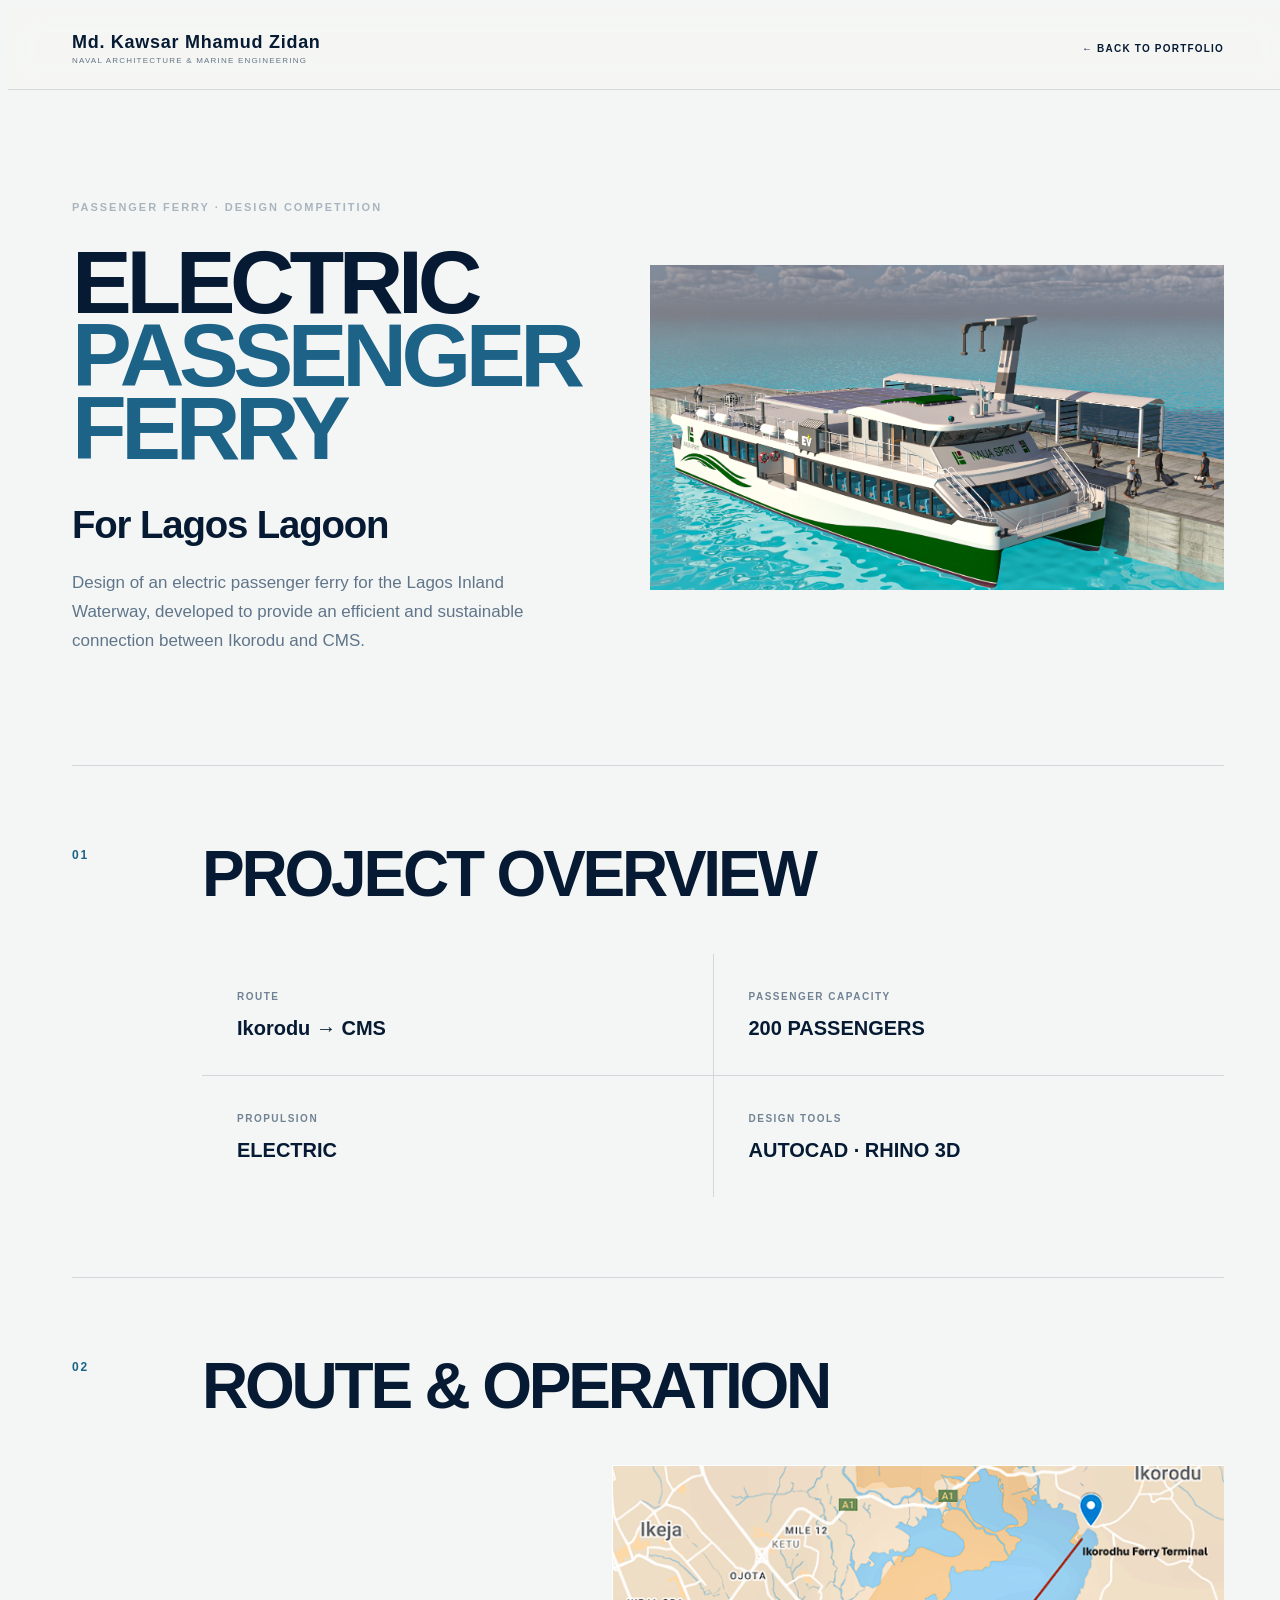
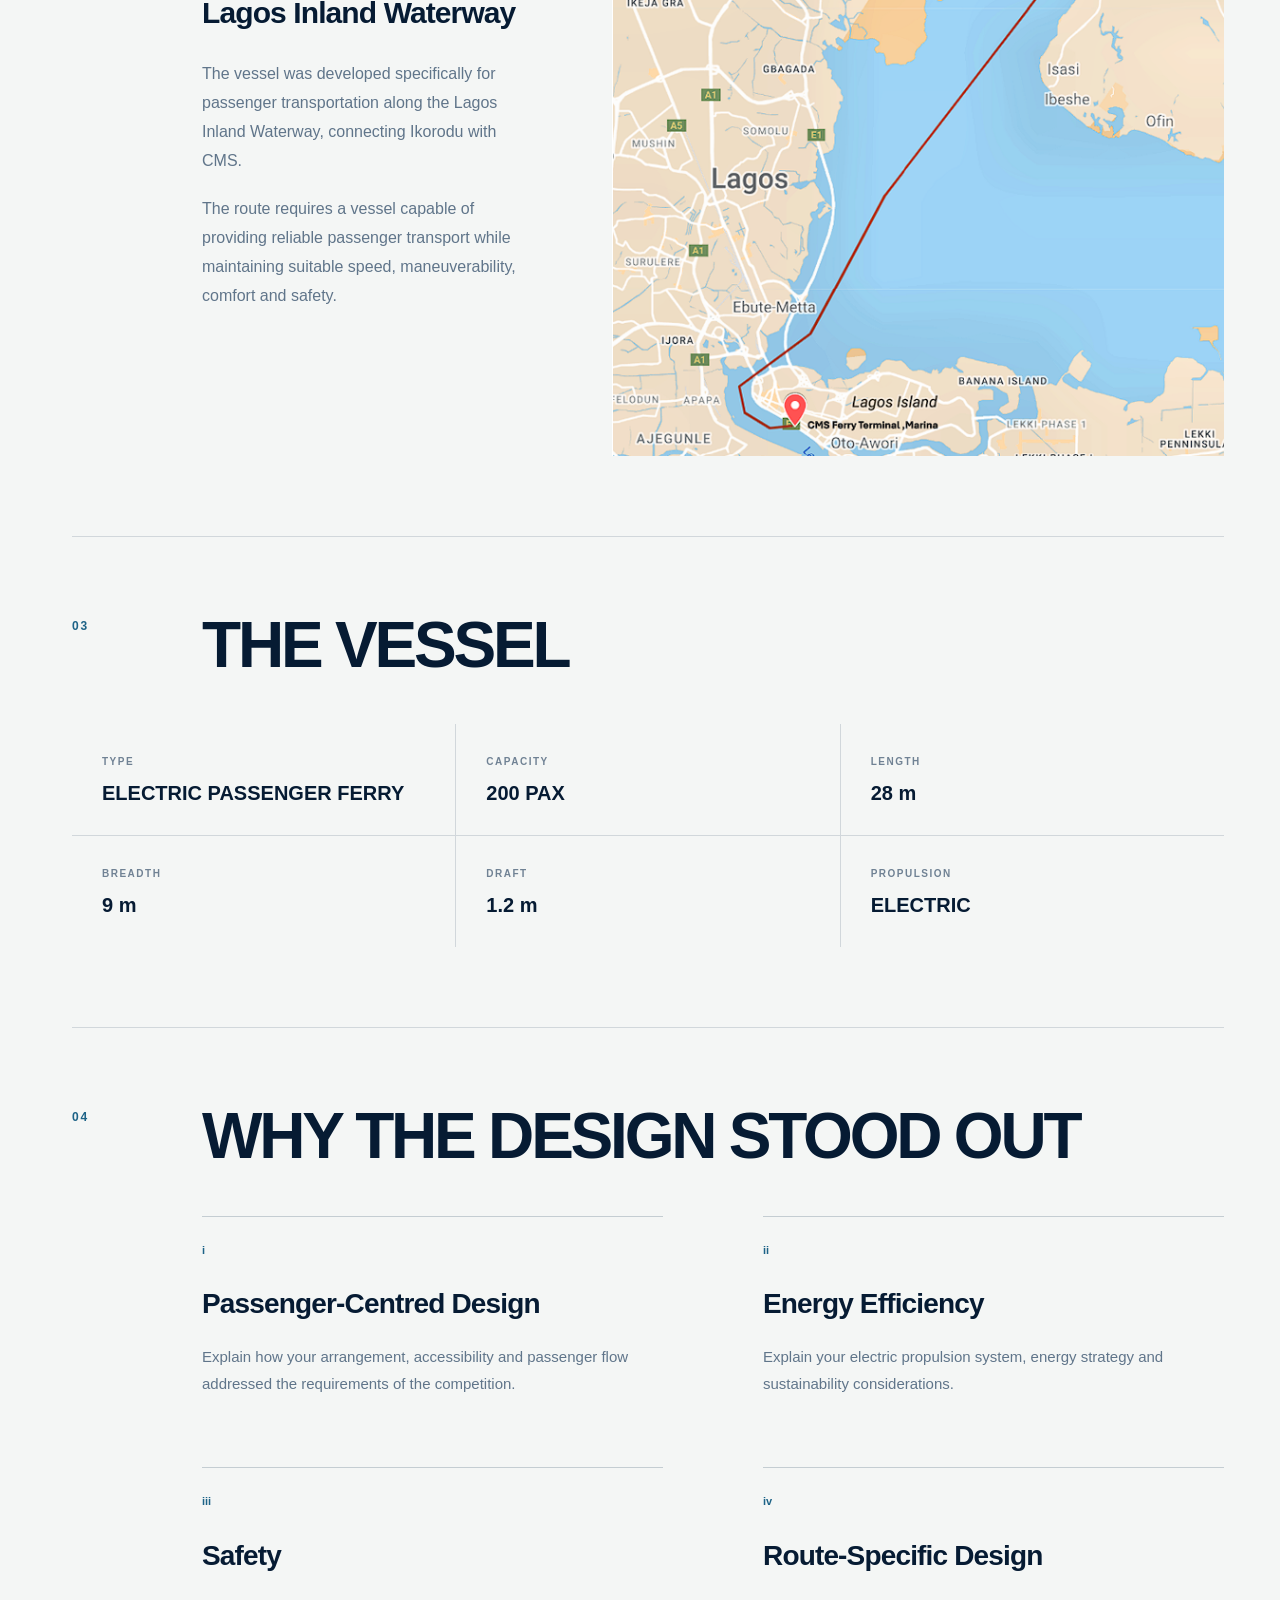
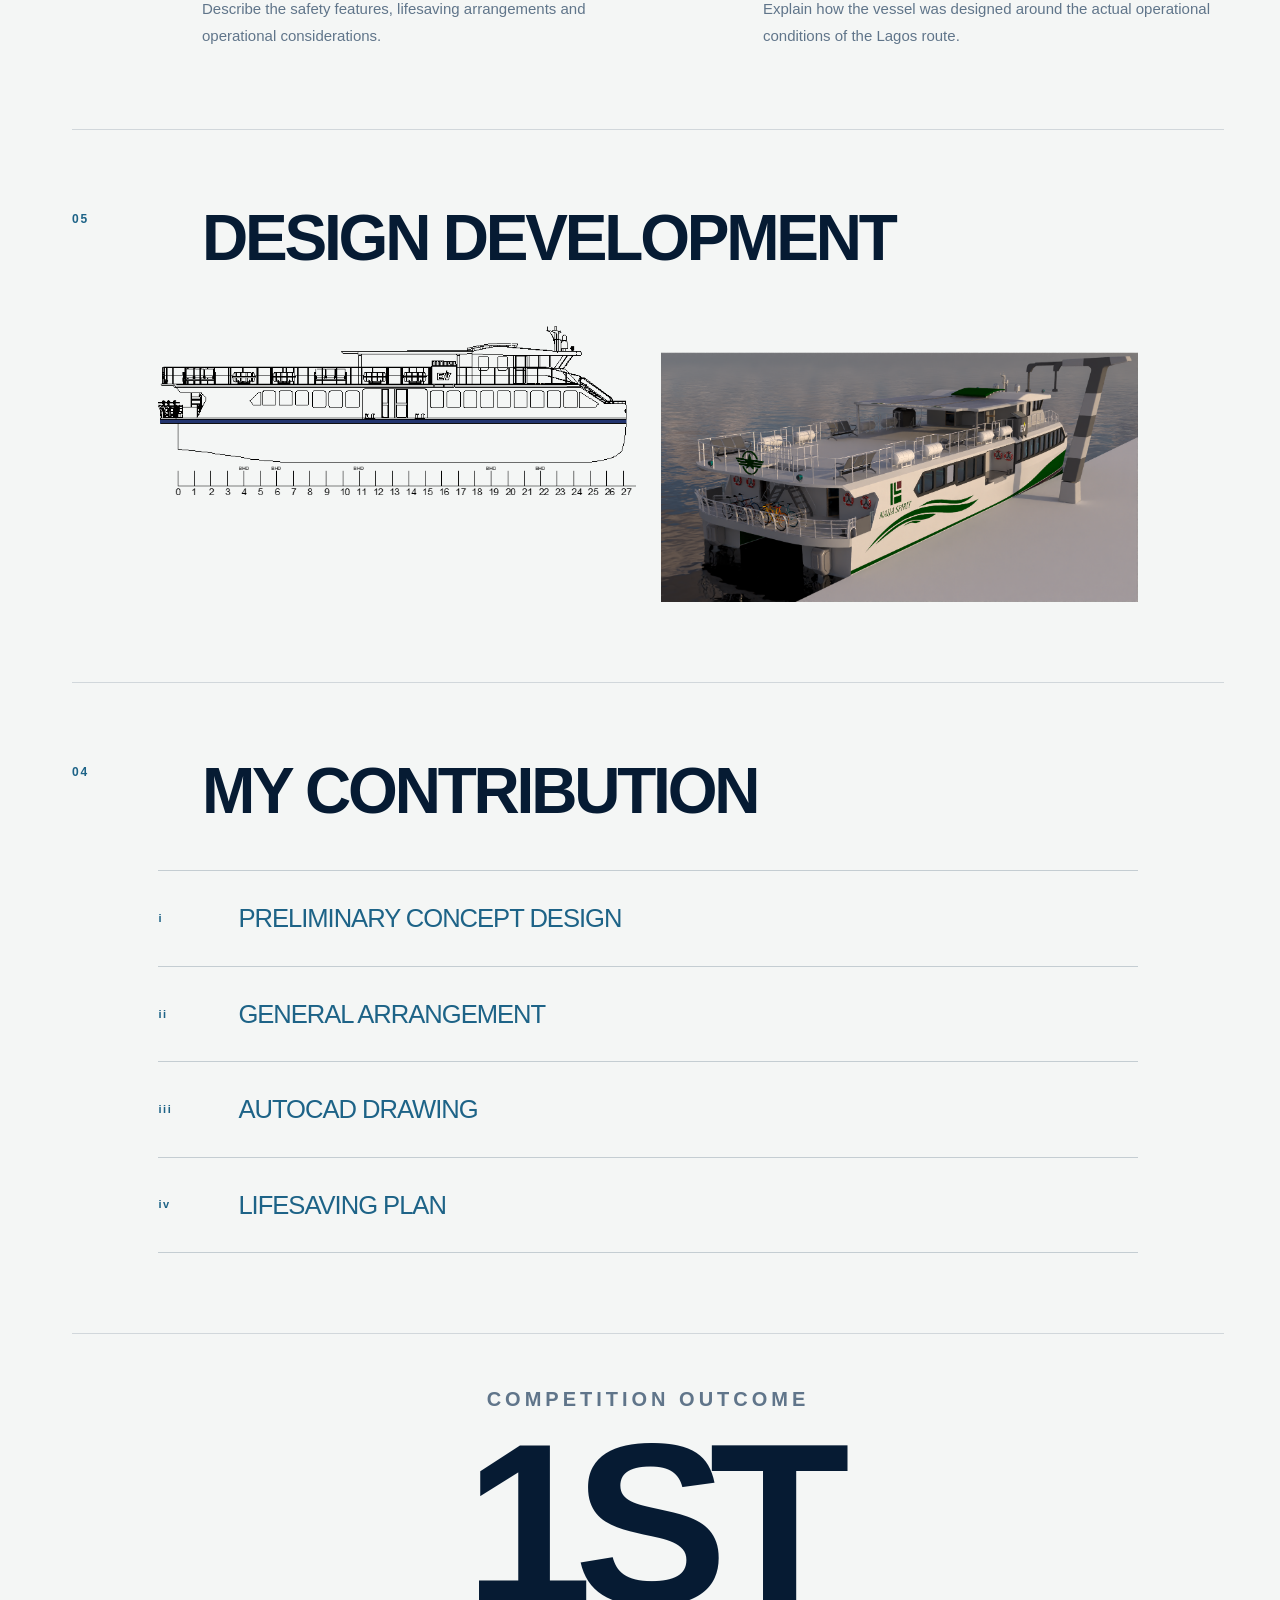
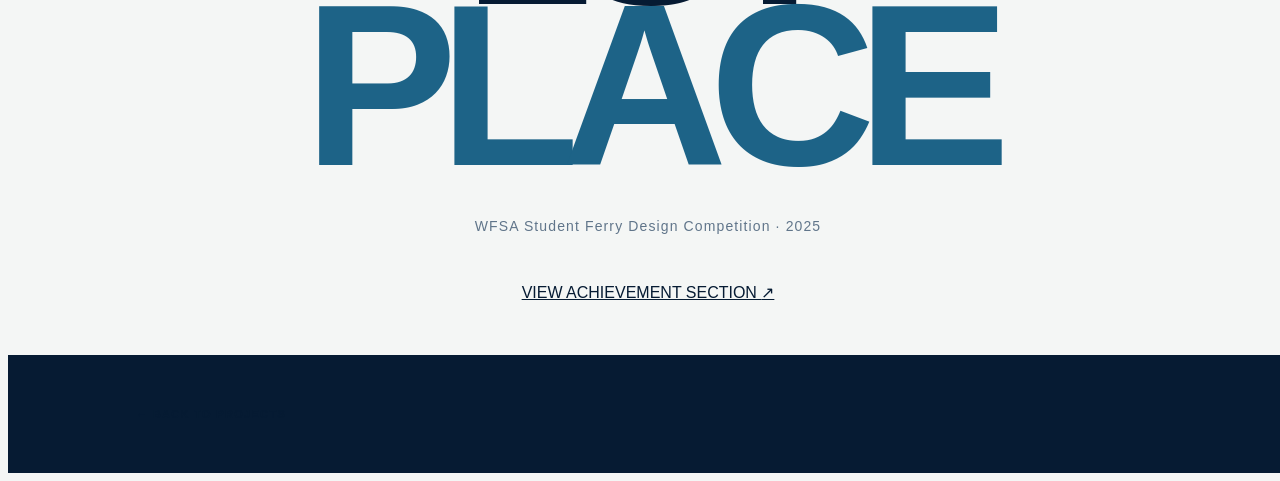
<file: project-ferry-lagos.html>
<!DOCTYPE html>
<html lang="en">

<head>

    <meta charset="UTF-8">

    <meta
        name="viewport"
        content="width=device-width, initial-scale=1.0"
    >

    <title>
        Electric Passenger Ferry | Md. Kawsar Mhamud Zidan
    </title>

    <link
        rel="stylesheet"
        href="style.css"
    >

</head>


<body class="project-detail-page">


<header class="site-header">

    <a href="index.html" class="logo">

        <span class="logo-name">
            Md. Kawsar Mhamud Zidan
        </span>

        <span class="logo-subtitle">
            NAVAL ARCHITECTURE & MARINE ENGINEERING
        </span>

    </a>


    <a
        href="index.html#projects"
        class="back-link"
    >
        ← BACK TO PORTFOLIO
    </a>

</header>



<main class="project-detail">


    <!-- =========================================
         HERO
    ========================================== -->

    <section class="project-detail-hero">

        <div class="project-detail-intro">

            <span class="detail-label">
                PASSENGER FERRY · DESIGN COMPETITION
            </span>

            <h1>
                ELECTRIC
                <span>PASSENGER FERRY</span>
            </h1>

            <h2>
                For Lagos Lagoon
            </h2>

            <p>
                Design of an electric passenger ferry
                for the Lagos Inland Waterway, developed
                to provide an efficient and sustainable
                connection between Ikorodu and CMS.
            </p>

        </div>


        <div class="project-detail-hero-image">

            <img
                src="Images/wfsa1st.jpg"
                alt="Electric Passenger Ferry for Lagos Lagoon"
            >

        </div>

    </section>



    <!-- =========================================
         PROJECT OVERVIEW
    ========================================== -->

    <section class="project-detail-section">

        <div class="project-detail-heading">

            <span>01</span>

            <h2>
                PROJECT OVERVIEW
            </h2>

        </div>


        <div class="project-overview-grid">

            <div>

                <span>ROUTE</span>

                <strong>
                    Ikorodu → CMS
                </strong>

            </div>


            <div>

                <span>PASSENGER CAPACITY</span>

                <strong>
                    200 PASSENGERS
                </strong>

            </div>


            <div>

                <span>PROPULSION</span>

                <strong>
                    ELECTRIC
                </strong>

            </div>


            <div>

                <span>DESIGN TOOLS</span>

                <strong>
                    AUTOCAD · RHINO 3D
                </strong>

            </div>

        </div>

    </section>



    <!-- =========================================
         ROUTE
    ========================================== -->

    <section class="project-detail-section">

        <div class="project-detail-heading">

            <span>02</span>

            <h2>
                ROUTE & OPERATION
            </h2>

        </div>


        <div class="project-text-image">

            <div class="project-detail-text">

                <h3>
                    Lagos Inland Waterway
                </h3>

                <p>
                    The vessel was developed specifically
                    for passenger transportation along the
                    Lagos Inland Waterway, connecting
                    Ikorodu with CMS.
                </p>

                <p>
                    The route requires a vessel capable of
                    providing reliable passenger transport
                    while maintaining suitable speed,
                    maneuverability, comfort and safety.
                </p>

            </div>


            <div class="project-content-image">

                <img
                    src="Images/Project 1/route.png"
                    alt="Lagos ferry route"
                >

            </div>

        </div>

    </section>



    <!-- =========================================
         VESSEL
    ========================================== -->

    <section class="project-detail-section">

        <div class="project-detail-heading">

            <span>03</span>

            <h2>
                THE VESSEL
            </h2>

        </div>


        <!--div class="project-large-image">

            <img
                src="images/projects/ferry-render.jpg"
                alt="Electric passenger ferry render"
            >

        </div> -->


        <div class="vessel-particulars">

            <div>

                <span>TYPE</span>

                <strong>
                    ELECTRIC PASSENGER FERRY
                </strong>

            </div>


            <div>

                <span>CAPACITY</span>

                <strong>
                    200 PAX
                </strong>

            </div>


            <div>

                <span>LENGTH</span>

                <strong>
                    28 m
                </strong>

            </div>


            <div>

                <span>BREADTH</span>

                <strong>
                    9 m
                </strong>

            </div>


            <div>

                <span>DRAFT</span>

                <strong>
                    1.2 m
                </strong>

            </div>


            <div>

                <span>PROPULSION</span>

                <strong>
                    ELECTRIC
                </strong>

            </div>

        </div>

    </section>



    <!-- =========================================
         WHY THE DESIGN STOOD OUT
    ========================================== -->

    <section class="project-detail-section">

        <div class="project-detail-heading">

            <span>04</span>

            <h2>
                WHY THE DESIGN STOOD OUT
            </h2>

        </div>


        <div class="design-strengths">

            <article>

                <span>i</span>

                <h3>
                    Passenger-Centred Design
                </h3>

                <p>
                    Explain how your arrangement,
                    accessibility and passenger flow
                    addressed the requirements of the
                    competition.
                </p>

            </article>


            <article>

                <span>ii</span>

                <h3>
                    Energy Efficiency
                </h3>

                <p>
                    Explain your electric propulsion
                    system, energy strategy and
                    sustainability considerations.
                </p>

            </article>

            <article>

                <span>iii</span>

                <h3>
                    Safety
                </h3>

                <p>
                    Describe the safety features,
                    lifesaving arrangements and
                    operational considerations.
                </p>

            </article>

            <article>

                <span>iv</span>

                <h3>
                    Route-Specific Design
                </h3>

                <p>
                    Explain how the vessel was designed
                    around the actual operational
                    conditions of the Lagos route.
                </p>

            </article>

        </div>

    </section>



    <!-- =========================================
         DESIGN DEVELOPMENT
    ========================================== -->

    <section class="project-detail-section">

        <div class="project-detail-heading">

            <span>05</span>

            <h2>
                DESIGN DEVELOPMENT
            </h2>

        </div>


        <div class="project-gallery">

            <img
                src="Images/Project 1/Picture3.png"
                alt="Ferry Rhino 3D model"
            >

            <img
                src="Images/Project 1/final.last.denoiser.png"
                alt="Ferry render"
            >

        </div>

    </section>

    <!-- =========================================
        MY CONTRIBUTION
    ========================================== -->

    <section class="project-detail-section my-contribution">

        <div class="project-detail-heading">

            <span>04</span>

            <h2>
                MY CONTRIBUTION
            </h2>

        </div>


        <div class="contribution-list">

            <div class="contribution-item">
                <span>i</span>
                <strong>PRELIMINARY CONCEPT DESIGN</strong>
            </div>

            <div class="contribution-item">
                <span>ii</span>
                <strong>GENERAL ARRANGEMENT</strong>
            </div>

            <div class="contribution-item">
                <span>iii</span>
                <strong>AUTOCAD DRAWING</strong>
            </div>

            <div class="contribution-item">
                <span>iv</span>
                <strong>LIFESAVING PLAN</strong>
            </div>

        </div>

    </section>



    <!-- =========================================
         OUTCOME
    ========================================== -->

    <section class="project-outcome">

        <span>
            COMPETITION OUTCOME
        </span>

        <h2>
            1ST
            <strong>PLACE</strong>
        </h2>

        <p>
            WFSA Student Ferry Design Competition · 2025
        </p>

        <a href="wfsa-2025.html">

            <div class="recognition-body">
                VIEW ACHIEVEMENT SECTION
                <span>↗</span>
            </div>

        </a>

    </section>


</main>

<footer class="detail-footer">

    <a href="index.html">
        ← BACK TO PROJECTS
    </a>

</footer>


</body>

</html>
</file>
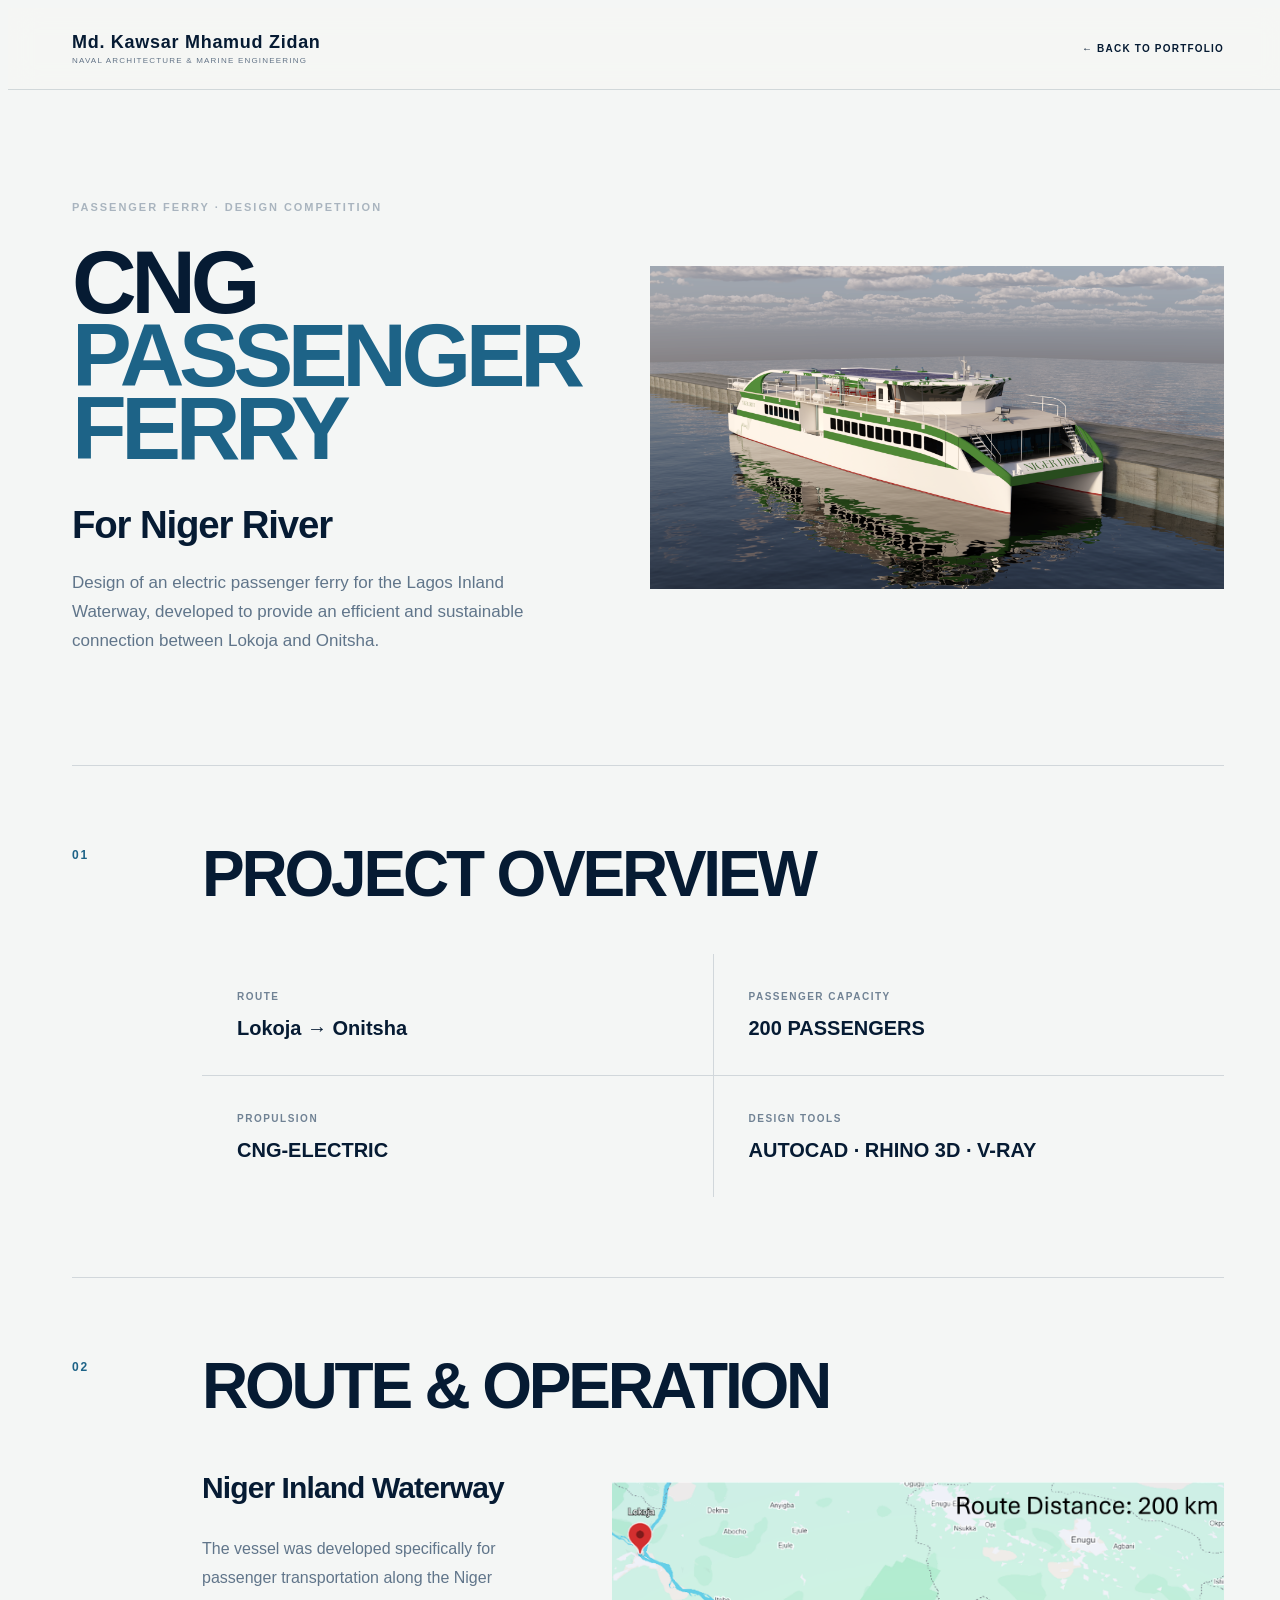
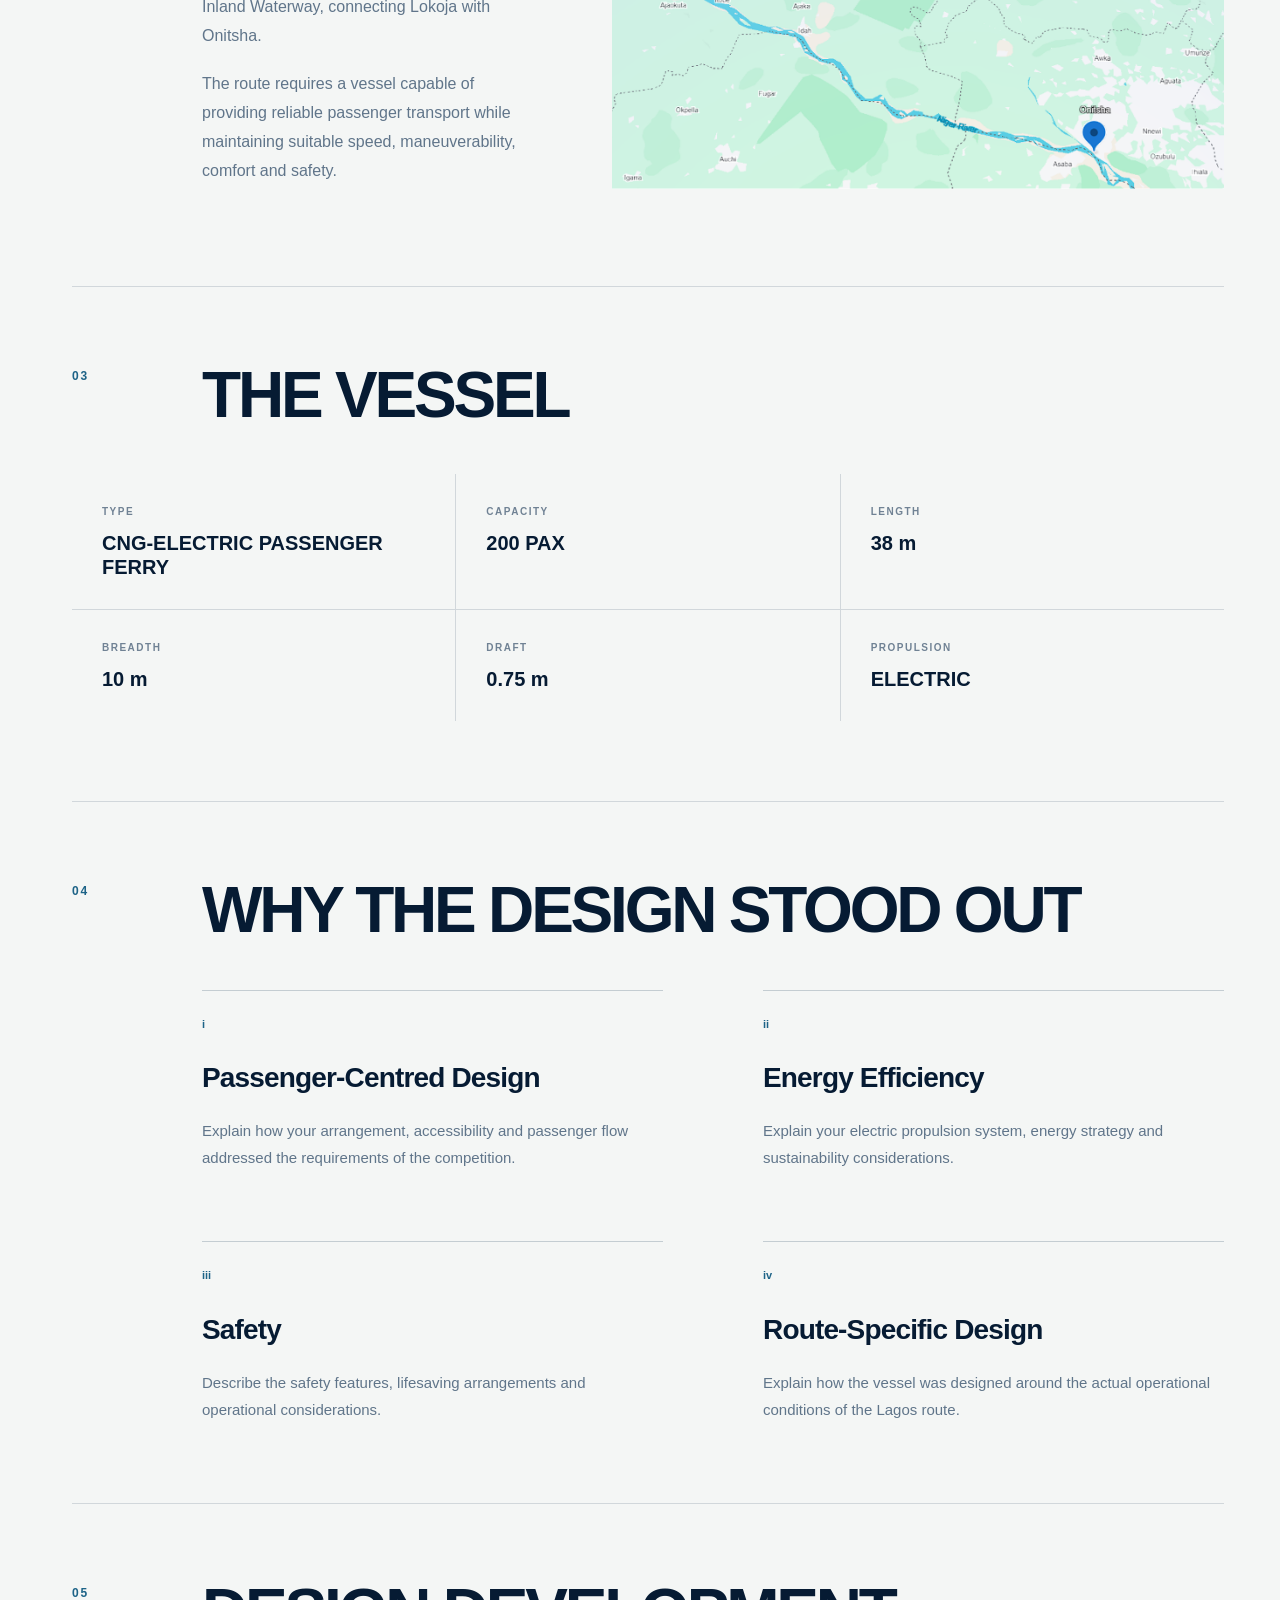
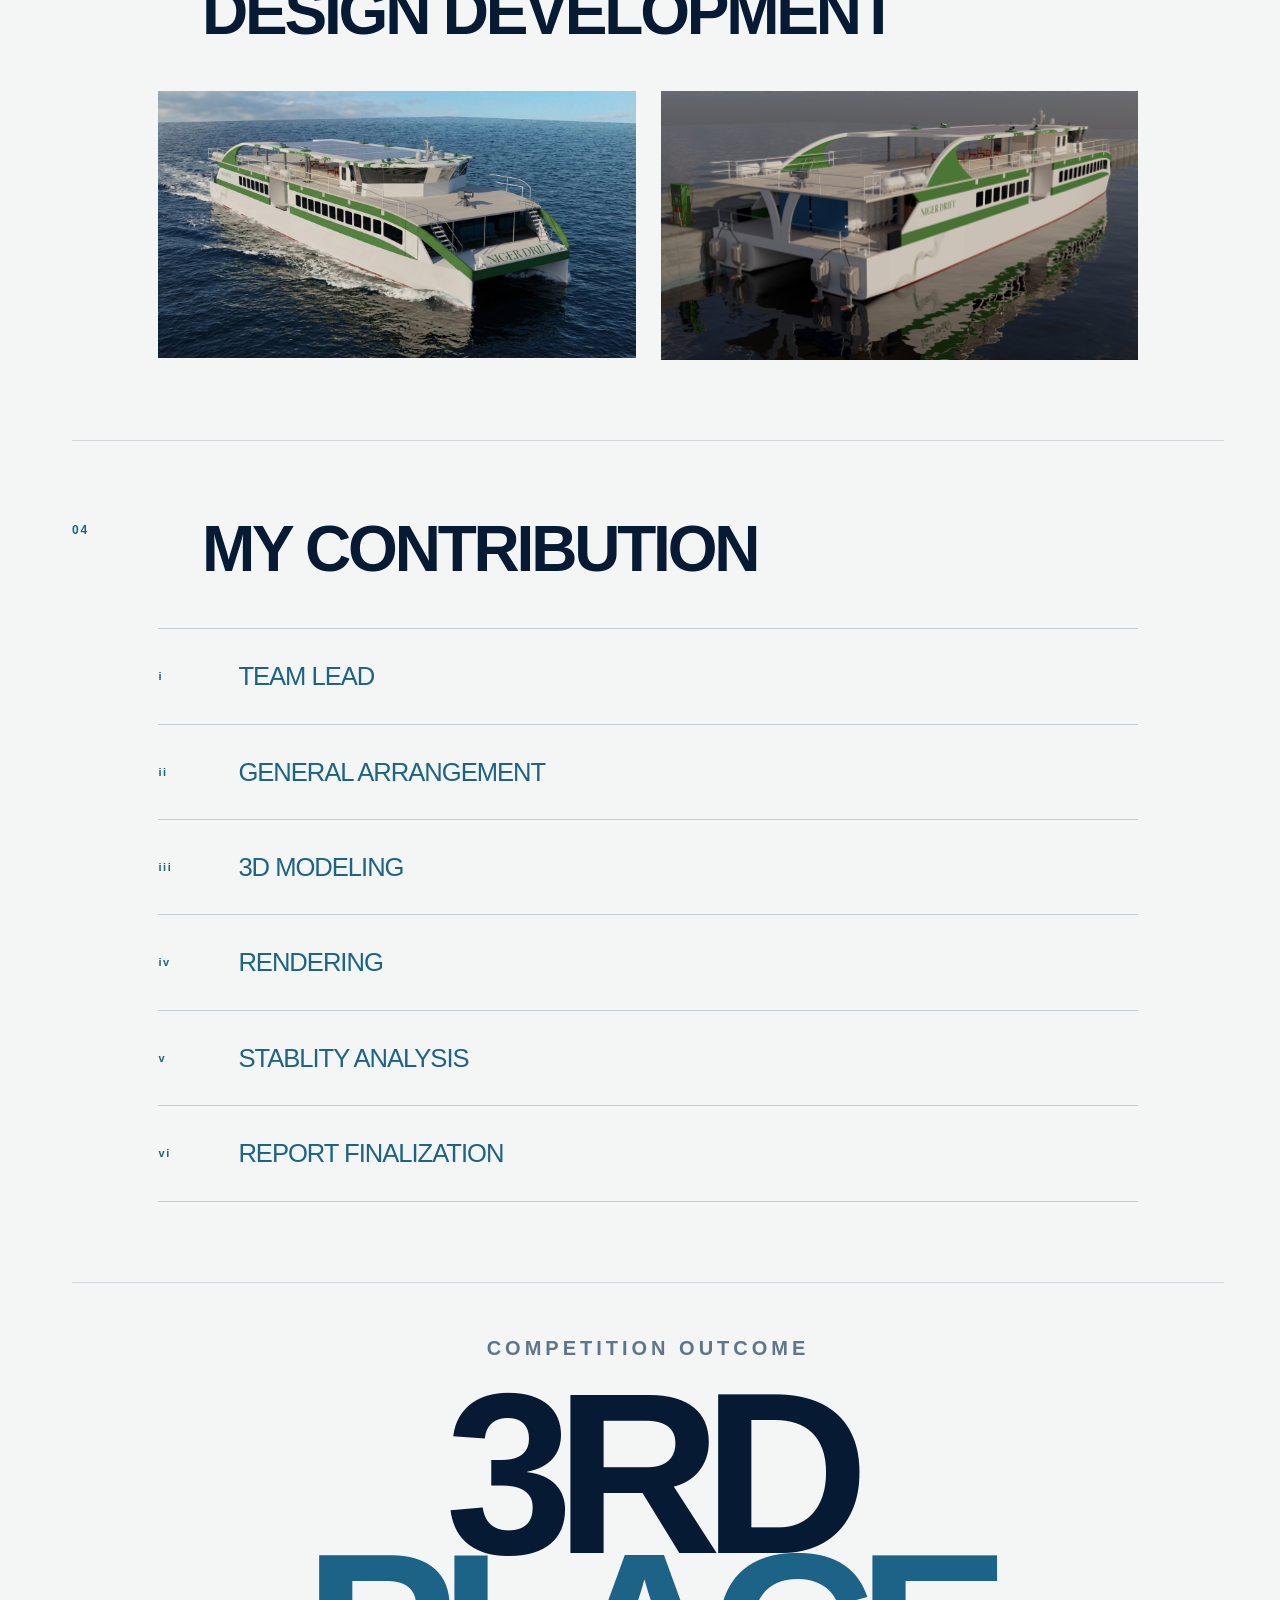
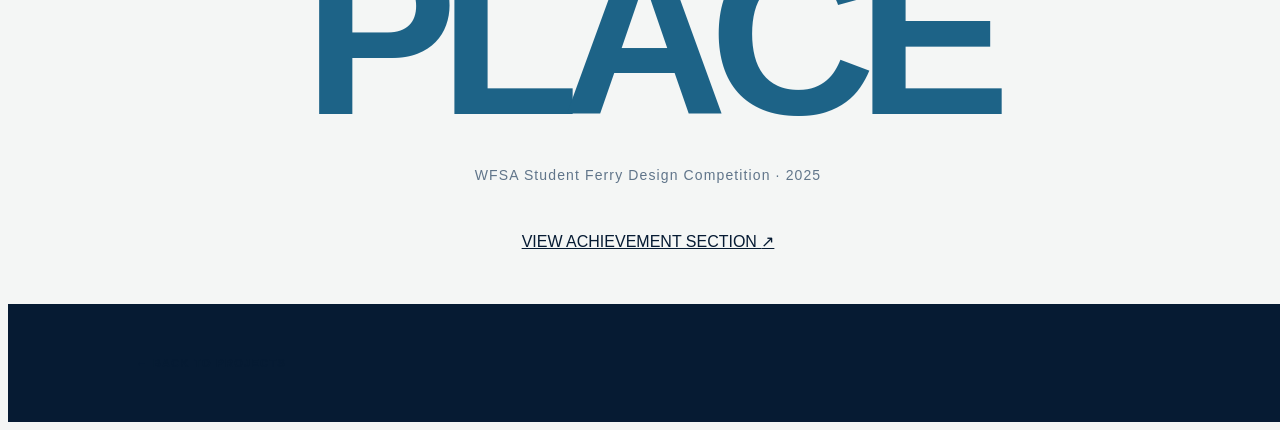
<file: project2.html>
<!DOCTYPE html>
<html lang="en">

<head>

    <meta charset="UTF-8">

    <meta
        name="viewport"
        content="width=device-width, initial-scale=1.0"
    >

    <title>
        CNG Passenger Ferry | Md. Kawsar Mhamud Zidan
    </title>

    <link
        rel="stylesheet"
        href="style.css"
    >

</head>


<body class="project-detail-page">


<header class="site-header">

    <a href="index.html" class="logo">

        <span class="logo-name">
            Md. Kawsar Mhamud Zidan
        </span>

        <span class="logo-subtitle">
            NAVAL ARCHITECTURE & MARINE ENGINEERING
        </span>

    </a>


    <a
        href="index.html#projects"
        class="back-link"
    >
        ← BACK TO PORTFOLIO
    </a>

</header>



<main class="project-detail">


    <!-- =========================================
         HERO
    ========================================== -->

    <section class="project-detail-hero">

        <div class="project-detail-intro">

            <span class="detail-label">
                PASSENGER FERRY · DESIGN COMPETITION
            </span>

            <h1>
                CNG
                <span>PASSENGER FERRY</span>
            </h1>

            <h2>
                For Niger River
            </h2>

            <p>
                Design of an electric passenger ferry
                for the Lagos Inland Waterway, developed
                to provide an efficient and sustainable
                connection between Lokoja and Onitsha.
            </p>

        </div>


        <div class="project-detail-hero-image">

            <img
                src="Images/wfsa3rd.jpg"
                alt="CNG Passenger Ferry for Niger River"
            >

        </div>

    </section>



    <!-- =========================================
         PROJECT OVERVIEW
    ========================================== -->

    <section class="project-detail-section">

        <div class="project-detail-heading">

            <span>01</span>

            <h2>
                PROJECT OVERVIEW
            </h2>

        </div>


        <div class="project-overview-grid">

            <div>

                <span>ROUTE</span>

                <strong>
                    Lokoja → Onitsha
                </strong>

            </div>


            <div>

                <span>PASSENGER CAPACITY</span>

                <strong>
                    200 PASSENGERS
                </strong>

            </div>


            <div>

                <span>PROPULSION</span>

                <strong>
                    CNG-ELECTRIC
                </strong>

            </div>


            <div>

                <span>DESIGN TOOLS</span>

                <strong>
                    AUTOCAD · RHINO 3D · V-RAY
                </strong>

            </div>

        </div>

    </section>



    <!-- =========================================
         ROUTE
    ========================================== -->

    <section class="project-detail-section">

        <div class="project-detail-heading">

            <span>02</span>

            <h2>
                ROUTE & OPERATION
            </h2>

        </div>


        <div class="project-text-image">

            <div class="project-detail-text">

                <h3>
                    Niger Inland Waterway
                </h3>

                <p>
                    The vessel was developed specifically
                    for passenger transportation along the
                    Niger Inland Waterway, connecting
                    Lokoja with Onitsha.
                </p>

                <p>
                    The route requires a vessel capable of
                    providing reliable passenger transport
                    while maintaining suitable speed,
                    maneuverability, comfort and safety.
                </p>

            </div>


            <div class="project-content-image">

                <img
                    src="Images/Project 2/route.png"
                    alt="Lagos ferry route"
                >

            </div>

        </div>

    </section>



    <!-- =========================================
         VESSEL
    ========================================== -->

    <section class="project-detail-section">

        <div class="project-detail-heading">

            <span>03</span>

            <h2>
                THE VESSEL
            </h2>

        </div>


        <!--div class="project-large-image">

            <img
                src="images/projects/ferry-render.jpg"
                alt="Electric passenger ferry render"
            >

        </div> -->


        <div class="vessel-particulars">

            <div>

                <span>TYPE</span>

                <strong>
                    CNG-ELECTRIC PASSENGER FERRY
                </strong>

            </div>


            <div>

                <span>CAPACITY</span>

                <strong>
                    200 PAX
                </strong>

            </div>


            <div>

                <span>LENGTH</span>

                <strong>
                    38 m
                </strong>

            </div>


            <div>

                <span>BREADTH</span>

                <strong>
                    10 m
                </strong>

            </div>


            <div>

                <span>DRAFT</span>

                <strong>
                    0.75 m
                </strong>

            </div>


            <div>

                <span>PROPULSION</span>

                <strong>
                    ELECTRIC
                </strong>

            </div>

        </div>

    </section>



    <!-- =========================================
         WHY THE DESIGN STOOD OUT
    ========================================== -->

    <section class="project-detail-section">

        <div class="project-detail-heading">

            <span>04</span>

            <h2>
                WHY THE DESIGN STOOD OUT
            </h2>

        </div>


        <div class="design-strengths">

            <article>

                <span>i</span>

                <h3>
                    Passenger-Centred Design
                </h3>

                <p>
                    Explain how your arrangement,
                    accessibility and passenger flow
                    addressed the requirements of the
                    competition.
                </p>

            </article>


            <article>

                <span>ii</span>

                <h3>
                    Energy Efficiency
                </h3>

                <p>
                    Explain your electric propulsion
                    system, energy strategy and
                    sustainability considerations.
                </p>

            </article>

            <article>

                <span>iii</span>

                <h3>
                    Safety
                </h3>

                <p>
                    Describe the safety features,
                    lifesaving arrangements and
                    operational considerations.
                </p>

            </article>

            <article>

                <span>iv</span>

                <h3>
                    Route-Specific Design
                </h3>

                <p>
                    Explain how the vessel was designed
                    around the actual operational
                    conditions of the Lagos route.
                </p>

            </article>

        </div>

    </section>



    <!-- =========================================
         DESIGN DEVELOPMENT
    ========================================== -->

    <section class="project-detail-section">

        <div class="project-detail-heading">

            <span>05</span>

            <h2>
                DESIGN DEVELOPMENT
            </h2>

        </div>


        <div class="project-gallery">

            <img
                src="Images/Project 2/Front 2.jpg"
                alt="Ferry Rhino 3D model"
            >

            <img
                src="Images/Project 2/backside.png"
                alt="Ferry render"
            >

        </div>

    </section>

    <!-- =========================================
        MY CONTRIBUTION
    ========================================== -->

    <section class="project-detail-section my-contribution">

        <div class="project-detail-heading">

            <span>04</span>

            <h2>
                MY CONTRIBUTION
            </h2>

        </div>


        <div class="contribution-list">

            <div class="contribution-item">
                <span>i</span>
                <strong>TEAM LEAD</strong>
            </div>

            <div class="contribution-item">
                <span>ii</span>
                <strong>GENERAL ARRANGEMENT</strong>
            </div>

            <div class="contribution-item">
                <span>iii</span>
                <strong>3D MODELING</strong>
            </div>

            <div class="contribution-item">
                <span>iv</span>
                <strong>RENDERING</strong>
            </div>

            <div class="contribution-item">
                <span>v</span>
                <strong>STABLITY ANALYSIS</strong>
            </div>

            <div class="contribution-item">
                <span>vi</span>
                <strong>REPORT FINALIZATION</strong>
            </div>

        </div>

    </section>



    <!-- =========================================
         OUTCOME
    ========================================== -->

    <section class="project-outcome">

        <span>
            COMPETITION OUTCOME
        </span>

        <h2>
            3RD
            <strong>PLACE</strong>
        </h2>

        <p>
            WFSA Student Ferry Design Competition · 2025
        </p>

        <a href="wfsa-2026.html">

            <div class="recognition-body">
                VIEW ACHIEVEMENT SECTION
                <span>↗</span>
            </div>

        </a>

    </section>


</main>



<footer class="detail-footer">

    <a href="index.html#projects">
        ← BACK TO PROJECTS
    </a>

</footer>


</body>

</html>
</file>
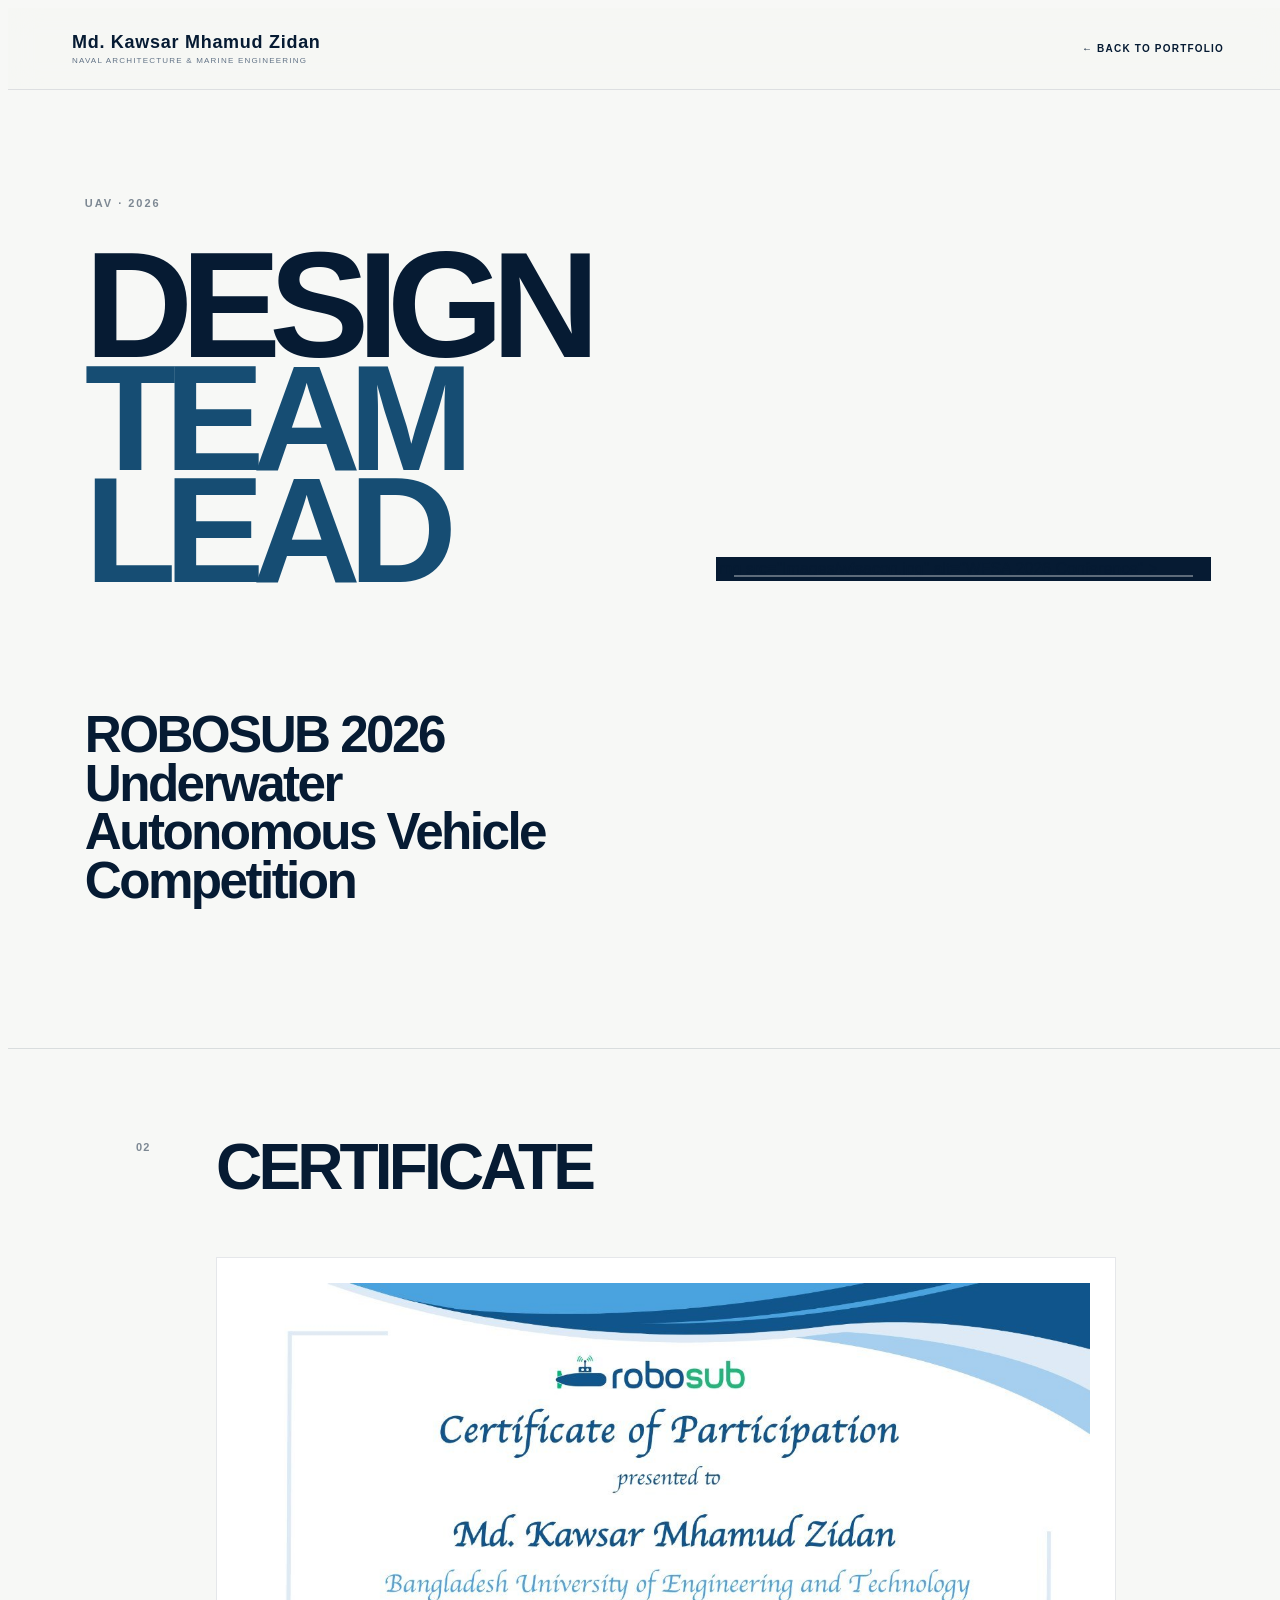
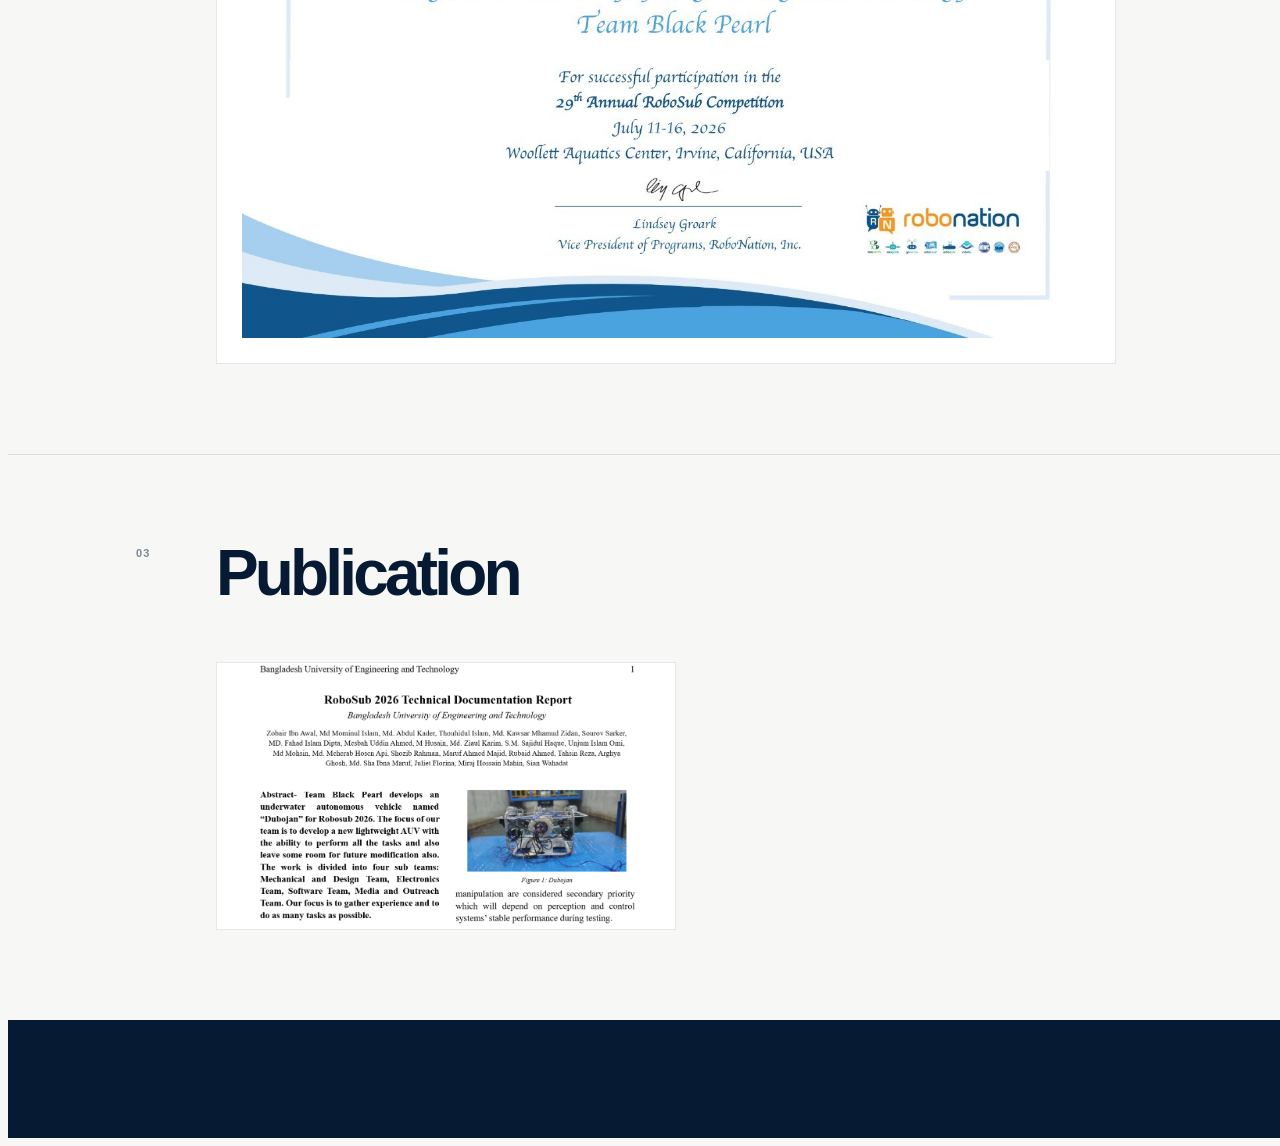
<file: robot.html>
<!DOCTYPE html>
<html lang="en">

<head>

    <meta charset="UTF-8">

    <meta
        name="viewport"
        content="width=device-width, initial-scale=1.0"
    >

    <title>
        UAV — Md. Kawsar Mhamud Zidan
    </title>

    <link
        rel="stylesheet"
        href="style.css"
    >

</head>


<body class="recognition-page">


<header class="site-header">

    <a href="index.html" class="logo">

        <span class="logo-name">
            Md. Kawsar Mhamud Zidan
        </span>

        <span class="logo-subtitle">
            NAVAL ARCHITECTURE & MARINE ENGINEERING
        </span>

    </a>

    <a
        href="index.html#recognition"
        class="back-link"
    >
        ← BACK TO PORTFOLIO
    </a>

</header>


<main class="recognition-detail">

    <section class="detail-hero">

        <div class="detail-hero-content">
            <span class="detail-label">
                UAV · 2026 
            </span>

            <h1>
                DESIGN
                <span>TEAM</span>
                <span>LEAD</span>
            </h1>

            <h2>
                ROBOSUB 2026 
                Underwater Autonomous Vehicle Competition
            </h2>

        </div>

        <!-- RIGHT: IMAGE -->
        <div class="detail-hero-image">

            img
                src="Images/wfsacon.jpg"
                alt="WFSA 2026 Conference"
            >

        </div>

    </section>

    <section class="detail-section">

        <div class="detail-heading">
            <span>02</span>
            <h2>CERTIFICATE</h2>
        </div>

        <div class="certificate-showcase">

            <img
                src="Images/certificates/robot.jpg"
                alt="Robosub 2026 Certificate"
            >

        </div>

    </section>

    <section class="detail-section">

        <div class="detail-heading">

            <span>03</span>

            <h2>
                Publication
            </h2>

        </div>


        <div class="media-grid">

            <a
                href="https://doi.org/10.13140/RG.2.2.27901.93924"
                target="_blank"
                rel="noopener noreferrer"
                class="media-card"
            >

                <img
                    src="Images/newspaper/report.png"
                    alt="researchgate report"
                >

                <div class="media-overlay">

                    <span>
                        READ ARTICLE ↗
                    </span>

                </div>

            </a>
    </section>

</main>


<footer class="detail-footer">

    <a href="index.html">
        ← BACK TO PORTFOLIO
    </a>

</footer>


</body>
</html>
</file>
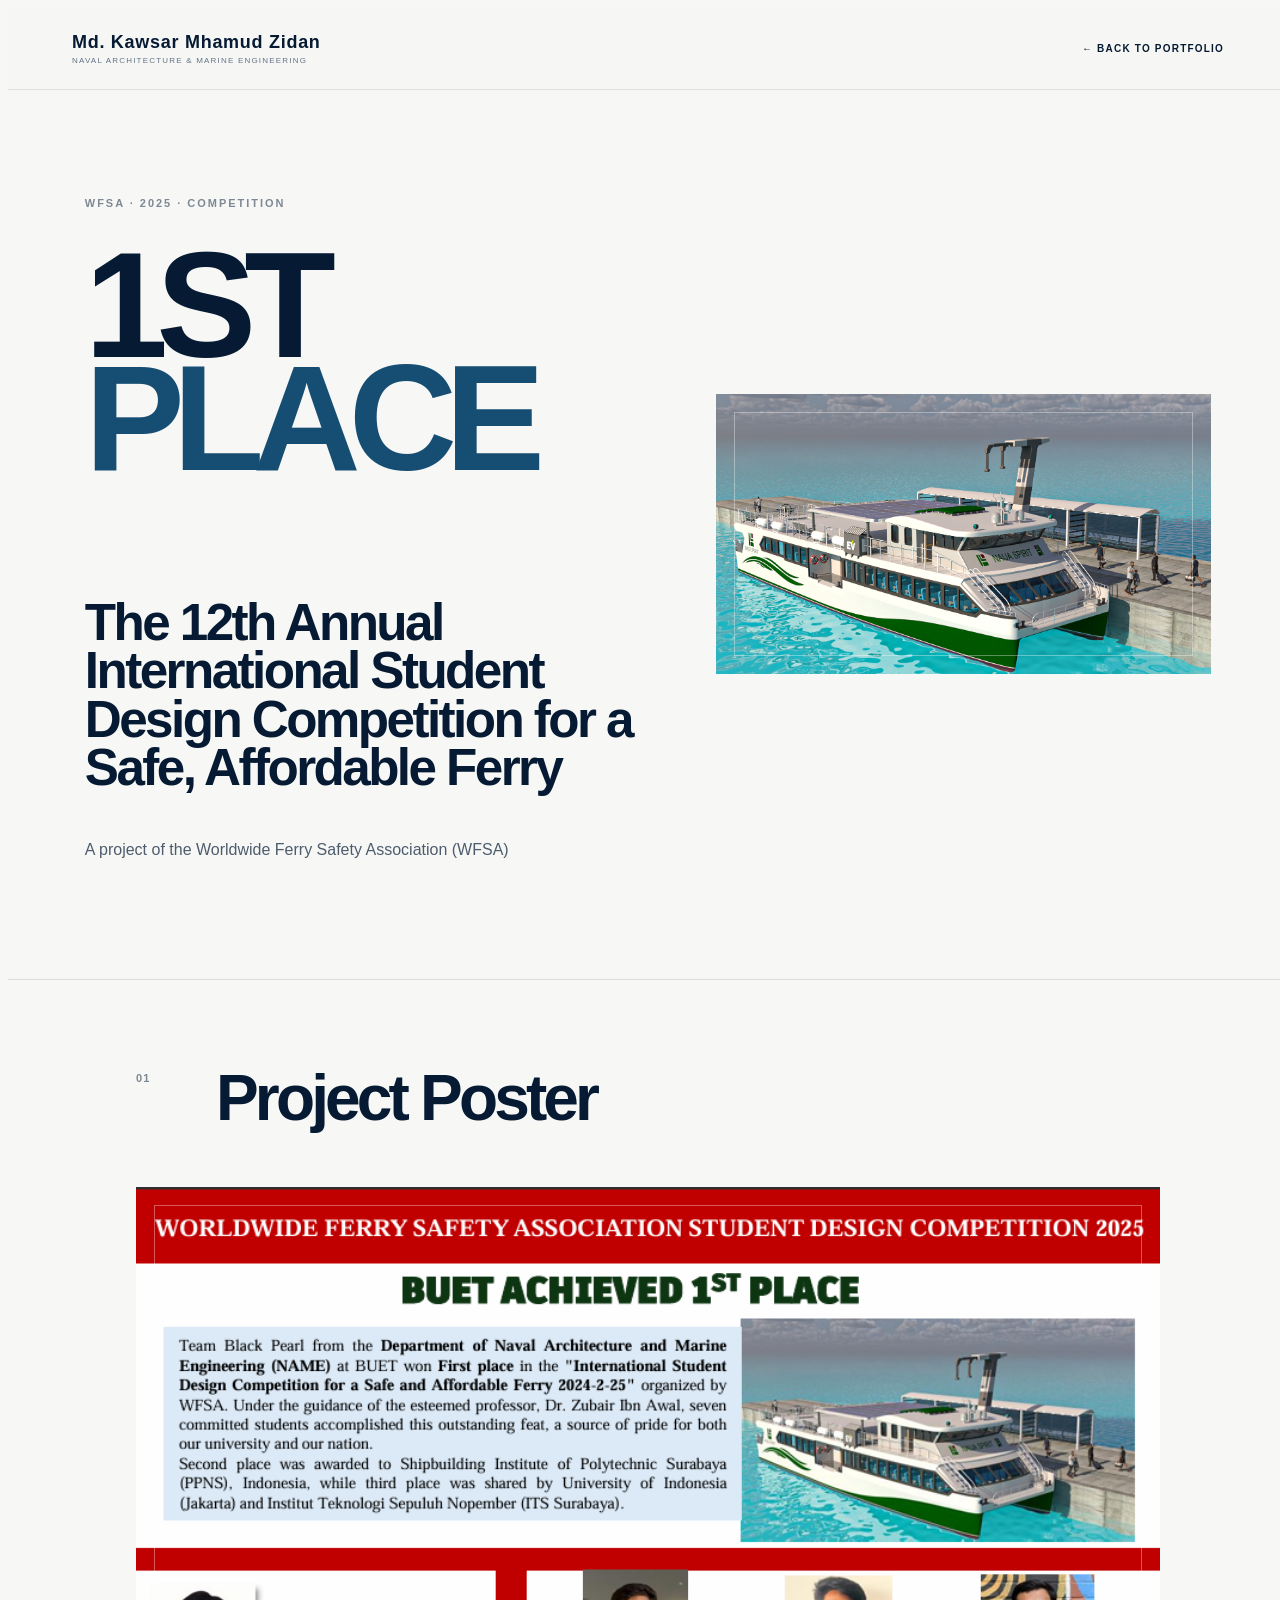
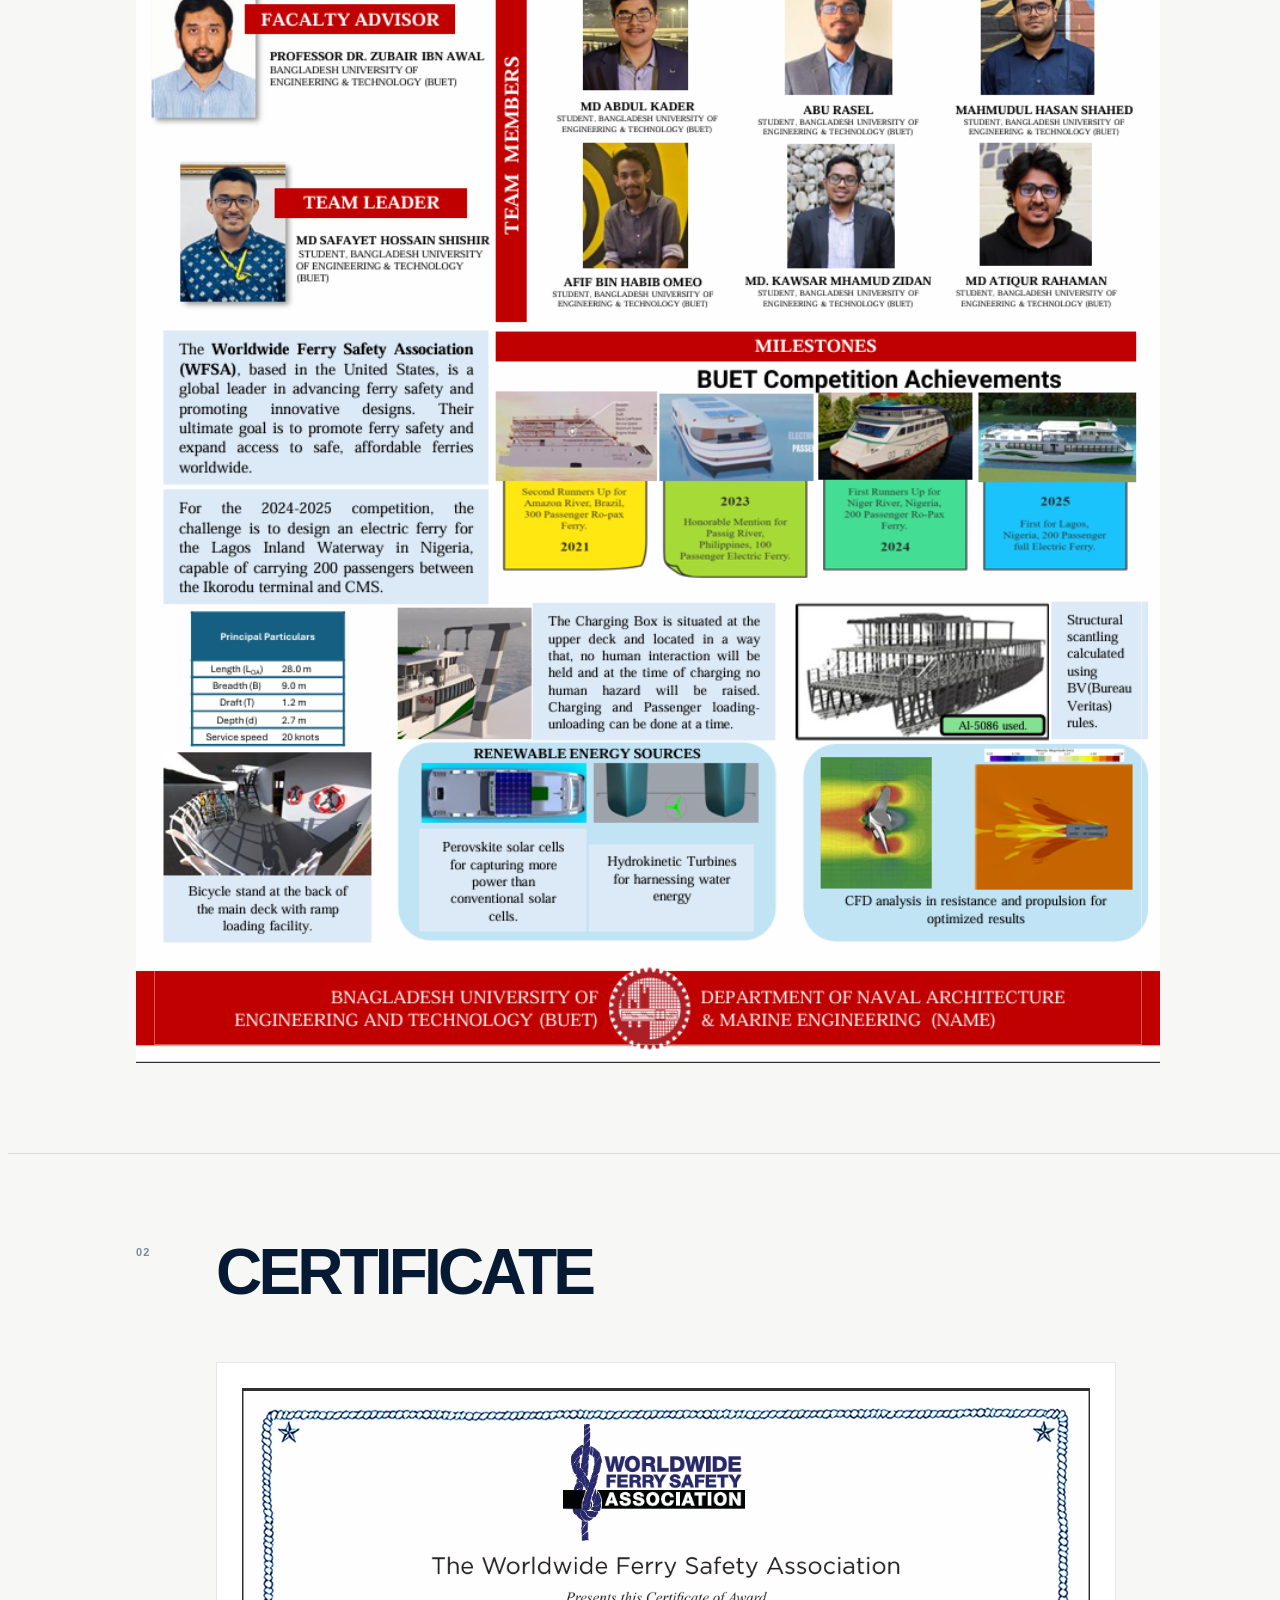
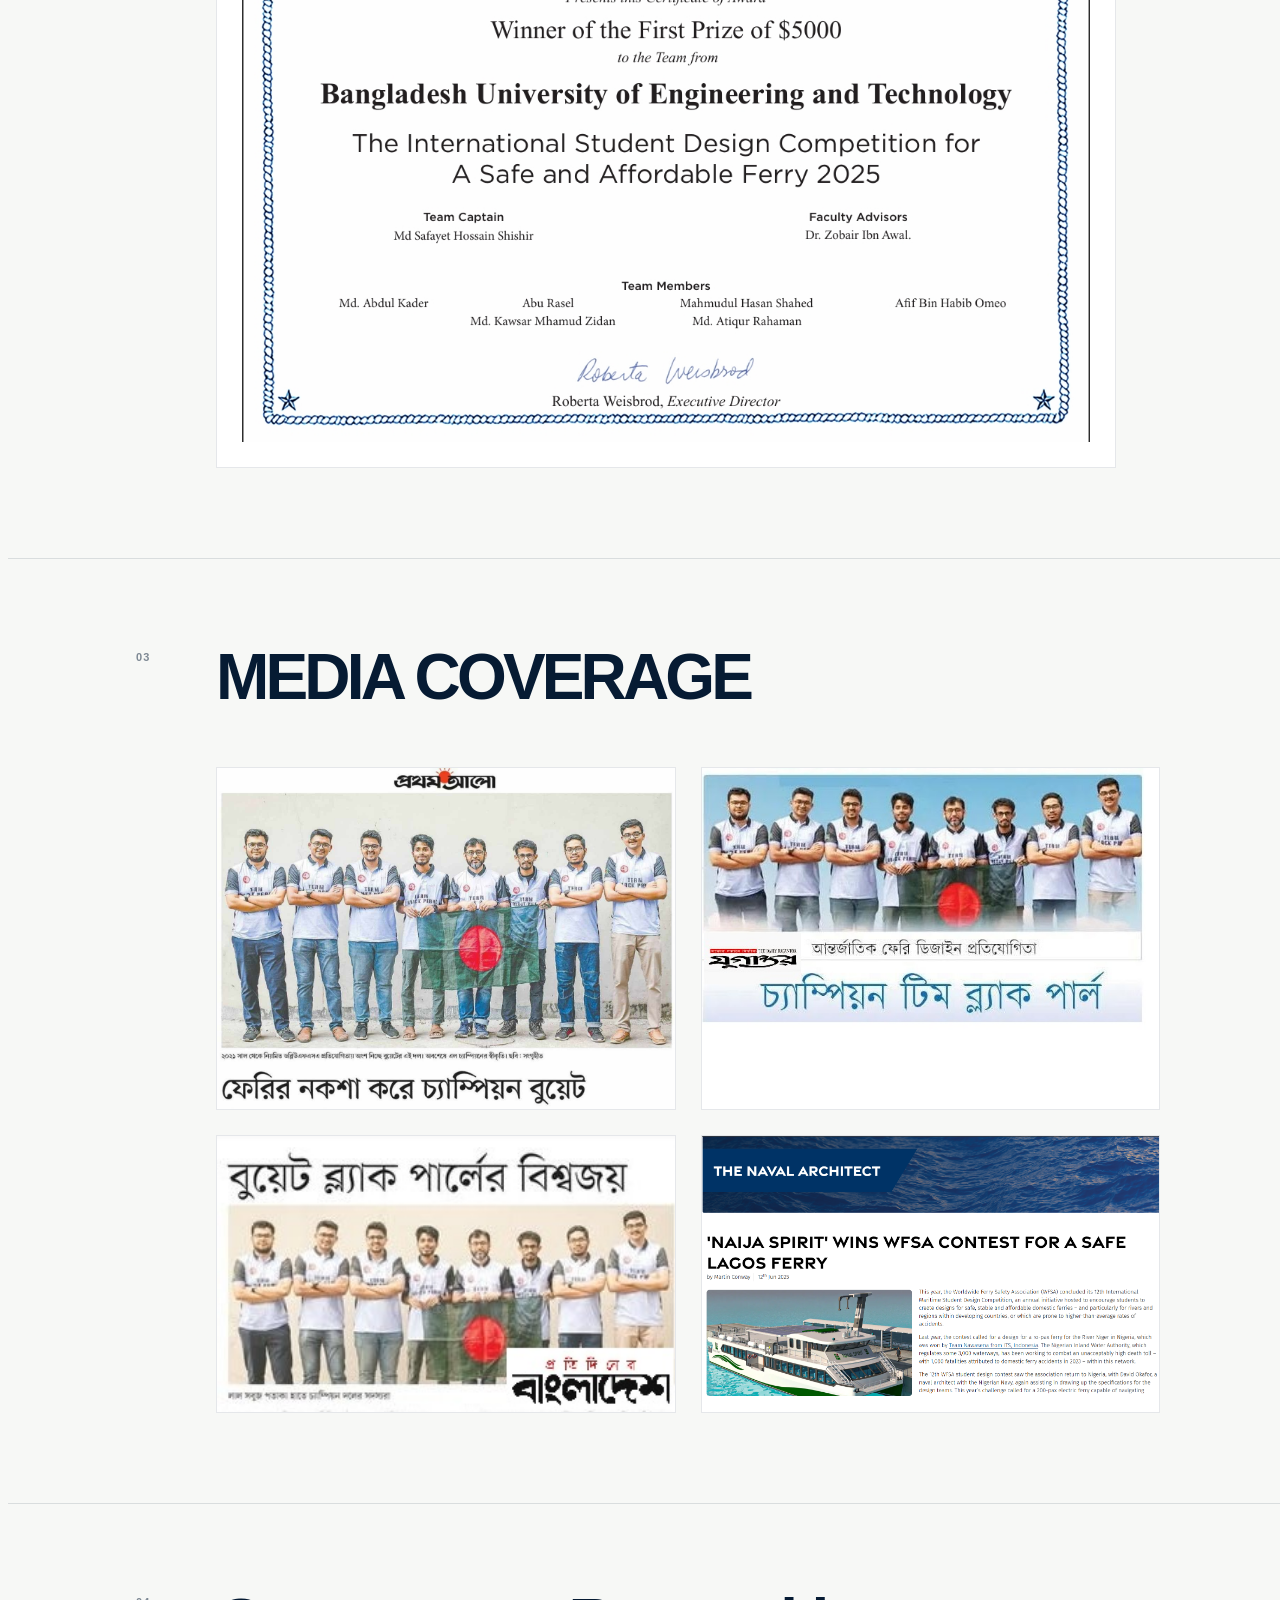
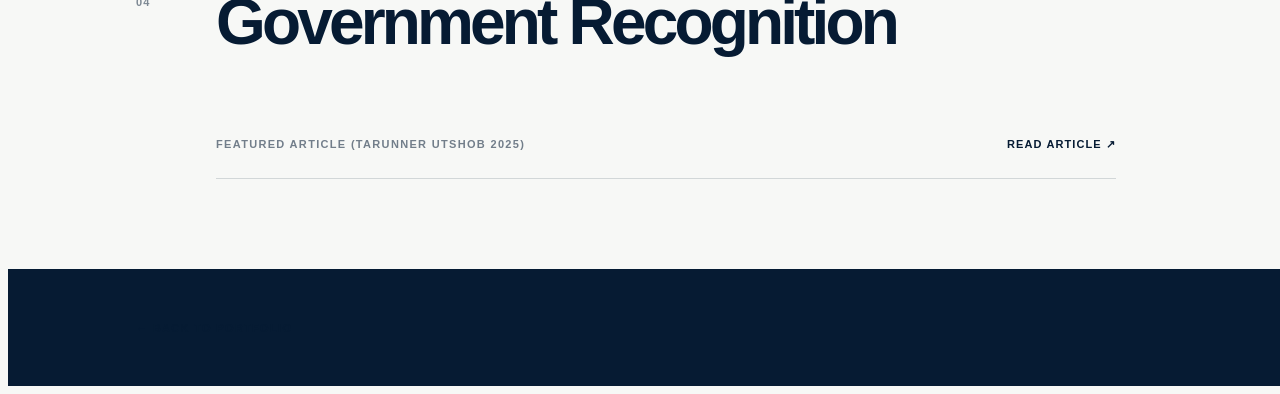
<file: wfsa-2025.html>
<!DOCTYPE html>
<html lang="en">

<head>

    <meta charset="UTF-8">

    <meta
        name="viewport"
        content="width=device-width, initial-scale=1.0"
    >

    <title>
        WFSA 2025 | 1st Place — Md. Kawsar Mhamud Zidan
    </title>

    <link
        rel="stylesheet"
        href="style.css"
    >

</head>


<body class="recognition-page">


<header class="site-header">

    <a href="index.html" class="logo">

        <span class="logo-name">
            Md. Kawsar Mhamud Zidan
        </span>

        <span class="logo-subtitle">
            NAVAL ARCHITECTURE & MARINE ENGINEERING
        </span>

    </a>

    <a
        href="index.html#recognition"
        class="back-link"
    >
        ← BACK TO PORTFOLIO
    </a>

</header>


<main class="recognition-detail">

    <section class="detail-hero">

        
        <div class="detail-hero-content">
            <span class="detail-label">
                WFSA · 2025 · COMPETITION
            </span>

            <h1>
                1ST
                <span>PLACE</span>
            </h1>

            <h2>
                The 12th Annual International Student Design Competition for a Safe, Affordable Ferry
                
            </h2>

            <p>
                A project of the Worldwide Ferry Safety Association (WFSA)
            </p>
        </div>

        <!-- RIGHT: IMAGE -->
        <div class="detail-hero-image">

            <img
                src="Images/wfsa1st.jpg"
                alt="WFSA 2025 Student Ferry Design Competition"
            >

        </div>

    </section>


    <section class="detail-section">

        <div class="detail-heading">

            <span>01</span>

            <h2>
                Project Poster
            </h2>

        </div>

        <div class="detail-hero-image">

            <img
                src="Images/poster25.png"
                alt="Poster 2025"
            >

        </div>

    </section>


    <section class="detail-section">

        <div class="detail-heading">

            <span>02</span>

            <h2>
                CERTIFICATE
            </h2>

        </div>

        <div class="certificate-showcase">

            <img
                src="Images/certificates/wfsa-2025.jpg"
                alt="WFSA 2025 First Place Certificate"
            >

        </div>

    </section>


    <section class="detail-section">

        <div class="detail-heading">

            <span>03</span>

            <h2>
                MEDIA COVERAGE
            </h2>

        </div>


        <div class="media-grid">

            <!-- Newspaper 1 -->

            <a
                href="https://l.facebook.com/l.php?u=https%3A%2F%2Fepaper.prothomalo.com%2FHome%2FShareArticle%3FOrgId%3D162bfb6d496%26eid%3D1%26imageview%3D0%26epedate%3D16%252F02%252F2025%26sedId%3D1%26utm_id%3D97758_v0_s00_e0_tv1_a1den5es1rgsws%26fbclid%3DIwcGRvZgVleHRuA2FlbQIxMABicmlkETFlY3UxZkkzZ3UwV016RWVuc3J0YwZhcHBfaWQQMjIyMDM5MTc4ODIwMDg5MgABHk8VAxNr9HmBLJSsnw6HtwRSHplCJDj8f4V09HA3ERruJ2Ym1EqIclwsfCCb_aem_ksq5y_p1x0NYUaN9Put4eg&h=AUAUW9SGQbZ0qPlDhWLXUOQ4IsyWQWtsHmik5Qt5FsxVhTrKYTNutcBIjMEcLSuaJLDYNC4fA635U5l3930ZNPFn4IrOYVNzYKFwg0WJsMcuWI0kYScLqlFRE21vk080tUSOlUPjXc-BuBPq&__tn__=R]-R&c[0]=AUDf-gb5cYvPLiQ_vNRntcA9DvaolQ7NFuXX63YUVCMrDRTdchkRSHz25uGWCgaxsSz--f0A8AX3JYf_PmexxM-ixVgmWNxUZuhEVxNoN8gbmMjWeLkwh5ua3Zxe8Ds_QRvX6uTJN04H44IH36puFnOZx3GJk0OA7t7L8zebMQk&c[1]=AUBR1mKhWgs67wlYui-pEsiemuggbiZI-iQtmAHec87cC4qHc43zgkchhQAx4JvnnlkJSDuz_pJ8Ba5e0BiGOrVIJUYlWBU0mvxPwVDSmL97WqyJOmOS2ujjvSQdmCIy-0MRZsE1ejiGd1gq9B54SA_zVCYtsIzummY2X-kOD-lgG1otBzjc_9a0OZf-wRHQ7Qo"
                target="_blank"
                rel="noopener noreferrer"
                class="media-card"
            >

                <img
                    src="Images/newspaper/prothomalo.jpg"
                    alt="WFSA 2025 newspaper coverage prothom alo"
                >

                <div class="media-overlay">

                    <span>
                        READ ARTICLE ↗
                    </span>

                </div>

            </a>


            <!-- Newspaper 2 -->

            <a
                href="https://l.facebook.com/l.php?u=https%3A%2F%2Fepaper.jugantor.com%2Fsocial-data%2F2025-10-08%2F4%2Fimgmap202510874932%2F463%2C290%2C727%2C867%2F7%3Ffbclid%3DIwcGRvZgVleHRuA2FlbQIxMABicmlkETFlY3UxZkkzZ3UwV016RWVuc3J0YwZhcHBfaWQQMjIyMDM5MTc4ODIwMDg5MgABHiDvIXsn_CnmLVcQJq2GDyc8oBaYbFyVOSx57cp0t68hjfe0k819To4SexbM_aem_poPVpZ3FHrXy_U_GDdEhrg&h=AUBoiTYUKxGtsxScF5xgddReDm3bxxCsRDd0whL3jIn8Gy5eSXCuvN2_3PVnQNyhi71m7JSdAKsb3KAMEkRFtC36vQ9tmfMrEW9pumcmwXF-UUFBGKQZJ39siGOiSWcSNqKfeWKIM7e7JMzV&__tn__=R*F&c[0]=AUAJxitQyfL61eZXmmEgSwyMEX3-Xza-TMg9gN_y_BGf6dJyRZcqSp_kTD0BzrcOcqchkv_ARfwAebxssMpy3j5XNYP4Ad07ci-OapOFGh1FnaU1ZFauLxorZlRmkmSE99cb0RHvvQbt5aPn52qNOZuwDdNyH8U0vdcy_wAFcWE"
                target="_blank"
                rel="noopener noreferrer"
                class="media-card"
            >

                <img
                    src="Images/newspaper/jugantor.jpg"
                    alt="WFSA 2025 newspaper coverage jugaantor"
                >

                <div class="media-overlay">

                    <span>
                        READ ARTICLE ↗
                    </span>

                </div>

            </a>

            <!-- Newspaper 3 -->

            <a
                href="https://l.facebook.com/l.php?u=https%3A%2F%2Fprotidinerbangladesh.com%2Ffeature%2F129446%2F%25E0%25A6%25AC%25E0%25A7%2581%25E0%25A7%259F%25E0%25A7%2587%25E0%25A6%259F-%25E0%25A6%25AC%25E0%25A7%258D%25E0%25A6%25B2%25E0%25A7%258D%25E0%25A6%25AF%25E0%25A6%25BE%25E0%25A6%2595-%25E0%25A6%25AA%25E0%25A6%25BE%25E0%25A6%25B0%25E0%25A7%258D%25E0%25A6%25B2%25E0%25A7%2587%25E0%25A6%25B0-%25E0%25A6%25AC%25E0%25A6%25BF%25E0%25A6%25B6%25E0%25A7%258D%25E0%25A6%25AC%25E0%25A6%259C%25E0%25A7%259F%3Ffbclid%3DIwcGRvZgVleHRuA2FlbQIxMABicmlkETFlY3UxZkkzZ3UwV016RWVuc3J0YwZhcHBfaWQQMjIyMDM5MTc4ODIwMDg5MgABHk8VAxNr9HmBLJSsnw6HtwRSHplCJDj8f4V09HA3ERruJ2Ym1EqIclwsfCCb_aem_ksq5y_p1x0NYUaN9Put4eg&h=AUARNBQpWQKI7Maoo5Qcr3eIhUXxfkHBAz50a2pCPTC1Sgfj1EPZmKhS7MD0pHwjo5PAmgmxKp7nJ5CasKPD1uv3WnI10YCZzNelfvqu1Sk_T3rFmuDCzmDHMCe1JdV7N5_NS4Rsk6XU-unj&__tn__=R*F&c[0]=AUAbqr8jnbHW1-Tl7nSLIs2f51FIXITmSzGYBJ-YK_TA9_JN7RHRItrPNRP9WyIfmzdN78MnLfzXyI8dpflH-0zvU7WzUosjA-aNjupMHSS7jEGeQ3dLVSgr1KYPypOUP7lCySoTzfuW0RdROv6dI-EGS6anh6OnCZHty_9S774"
                target="_blank"
                rel="noopener noreferrer"
                class="media-card"
            >

                <img
                    src="Images/newspaper/protidiner-BD.jpg"
                    alt="WFSA 2025 newspaper coverage protidinerbdr"
                >

                <div class="media-overlay">

                    <span>
                        READ ARTICLE ↗
                    </span>

                </div>

            </a>

            <!-- Newspaper 4 -->

            <a
                href="https://www.rina.org.uk/Naija-Spirit-wins-WFSA-contest-for-a-safe-Lagos-ferry.html"
                target="_blank"
                rel="noopener noreferrer"
                class="media-card"
            >

                <img
                    src="Images/newspaper/RINA.png"
                    alt="WFSA 2025 newspaper coverage RINA"
                >

                <div class="media-overlay">

                    <span>
                        READ ARTICLE ↗
                    </span>

                </div>

            </a>

        </div>

    </section>


    <section class="detail-section">

        <div class="detail-heading">

            <span>04</span>

            <h2>
                Government Recognition
            </h2>

        </div>

        <div class="article-links">

            <a
                href="https://www.facebook.com/permalink.php?story_fbid=pfbid06Efb1WewMFbnqAd2mZQ7tARm22q119iRT4LCMLod8EtRPV4SBXiQ7saGfqTL1GPHl&id=61572429644764"
                target="_blank"
                rel="noopener noreferrer"
            >
                <span>
                    FEATURED ARTICLE (TARUNNER UTSHOB 2025)
                </span>

                <strong>
                    READ ARTICLE ↗
                </strong>
            </a>

        </div>

    </section>


</main>


<footer class="detail-footer">

    <a href="index.html">
        ← BACK TO PORTFOLIO
    </a>

</footer>


</body>
</html>
</file>
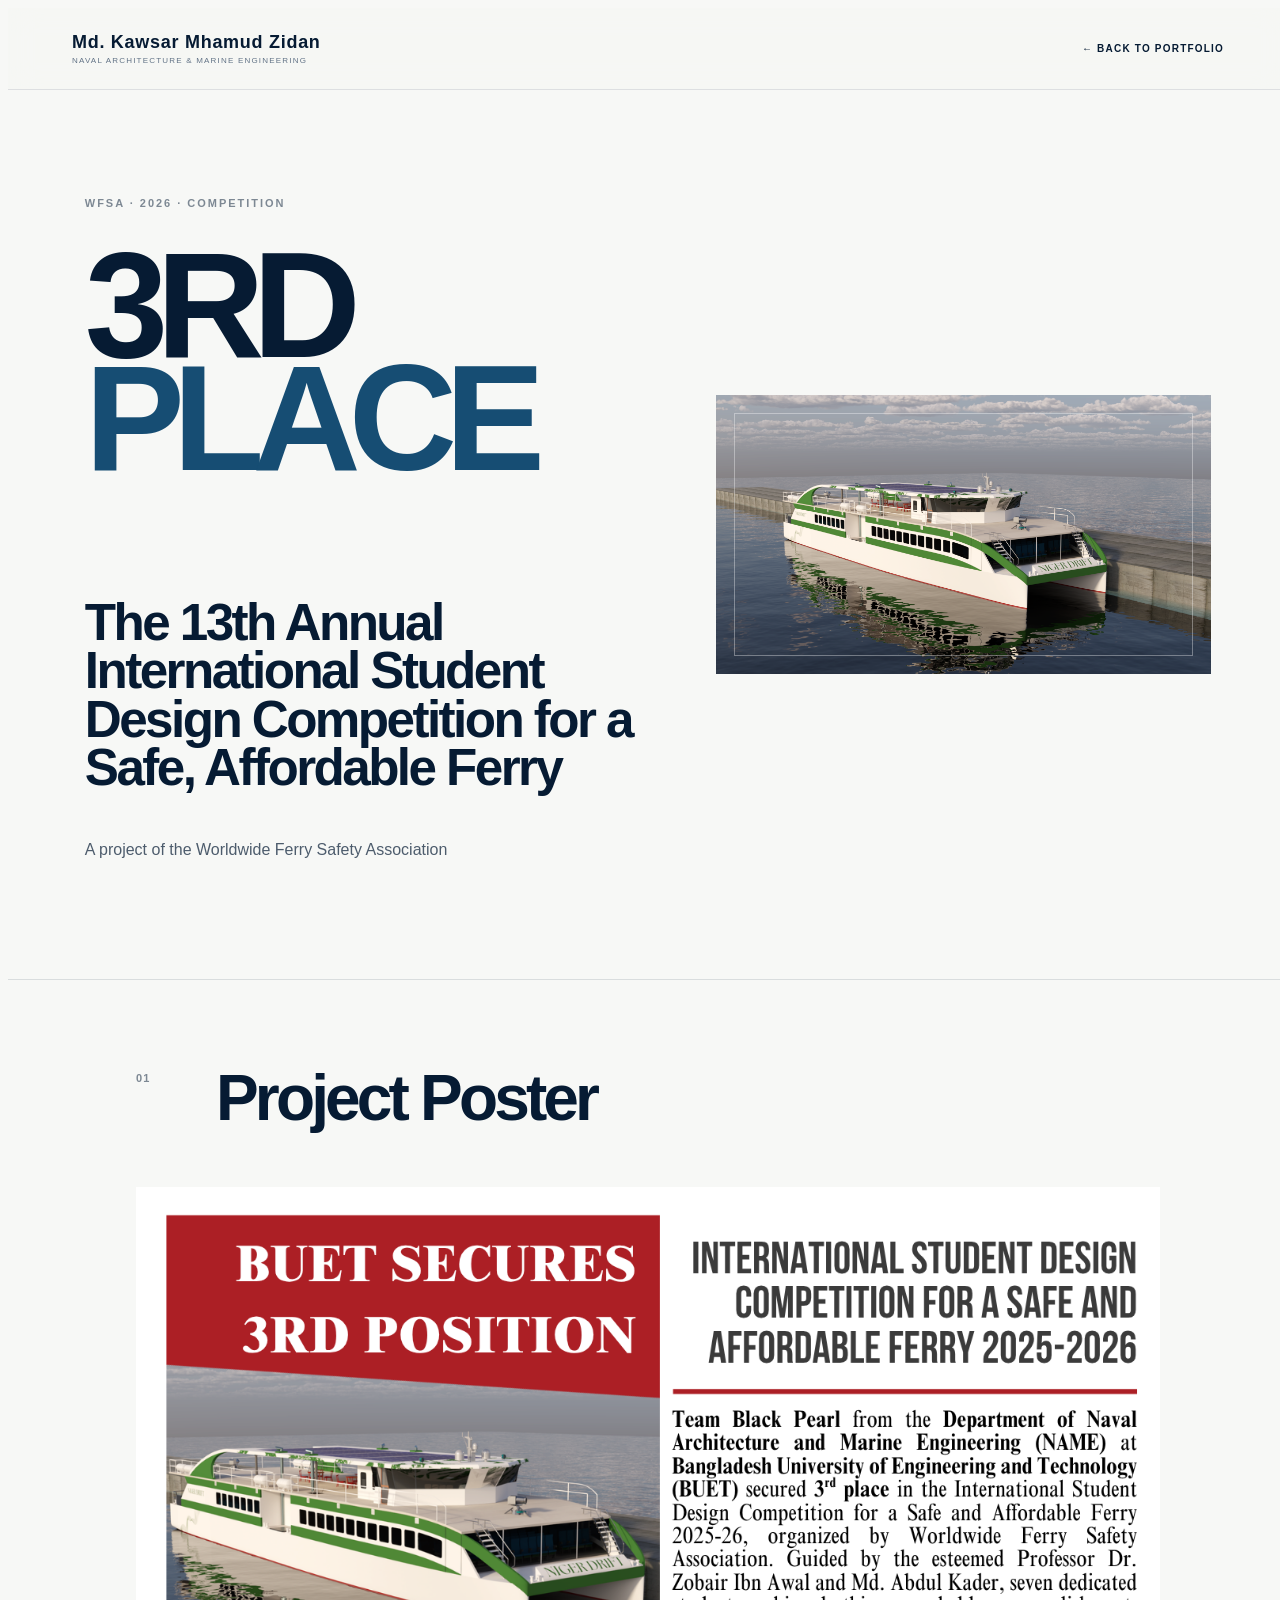
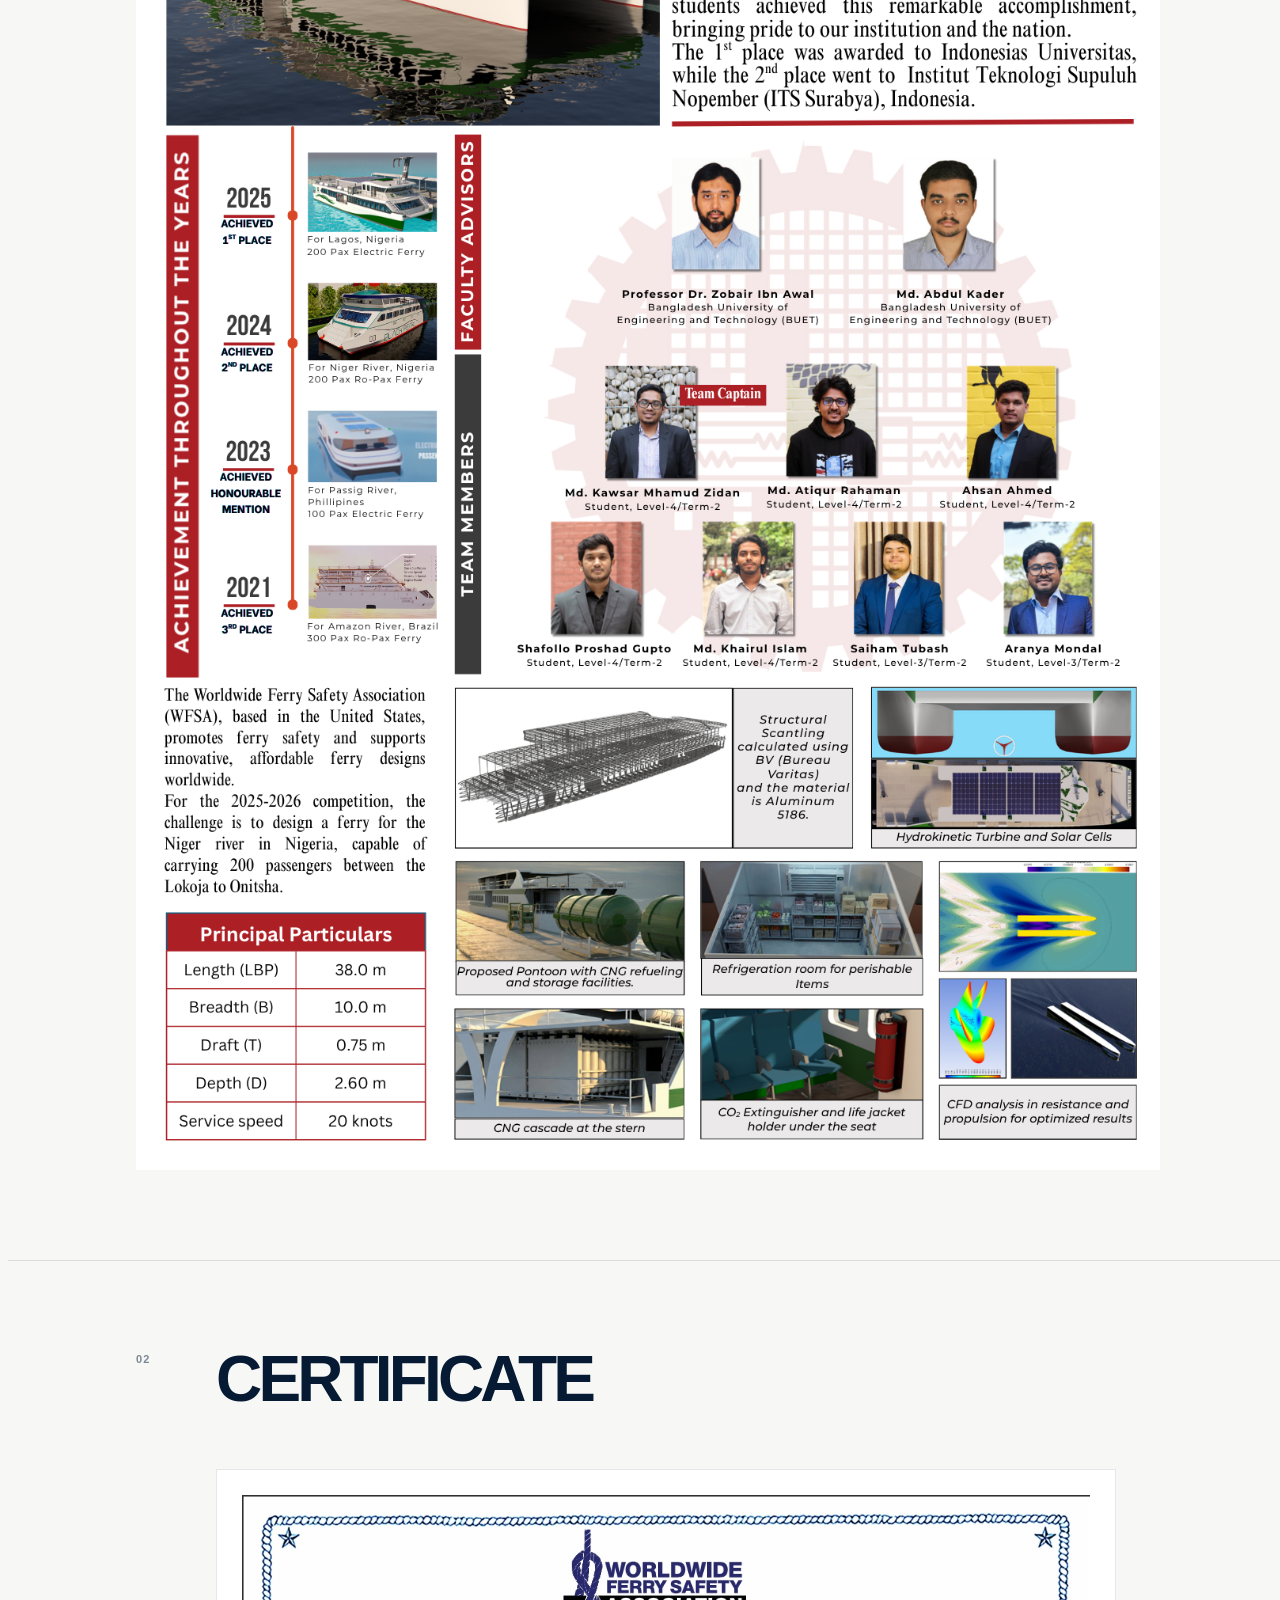
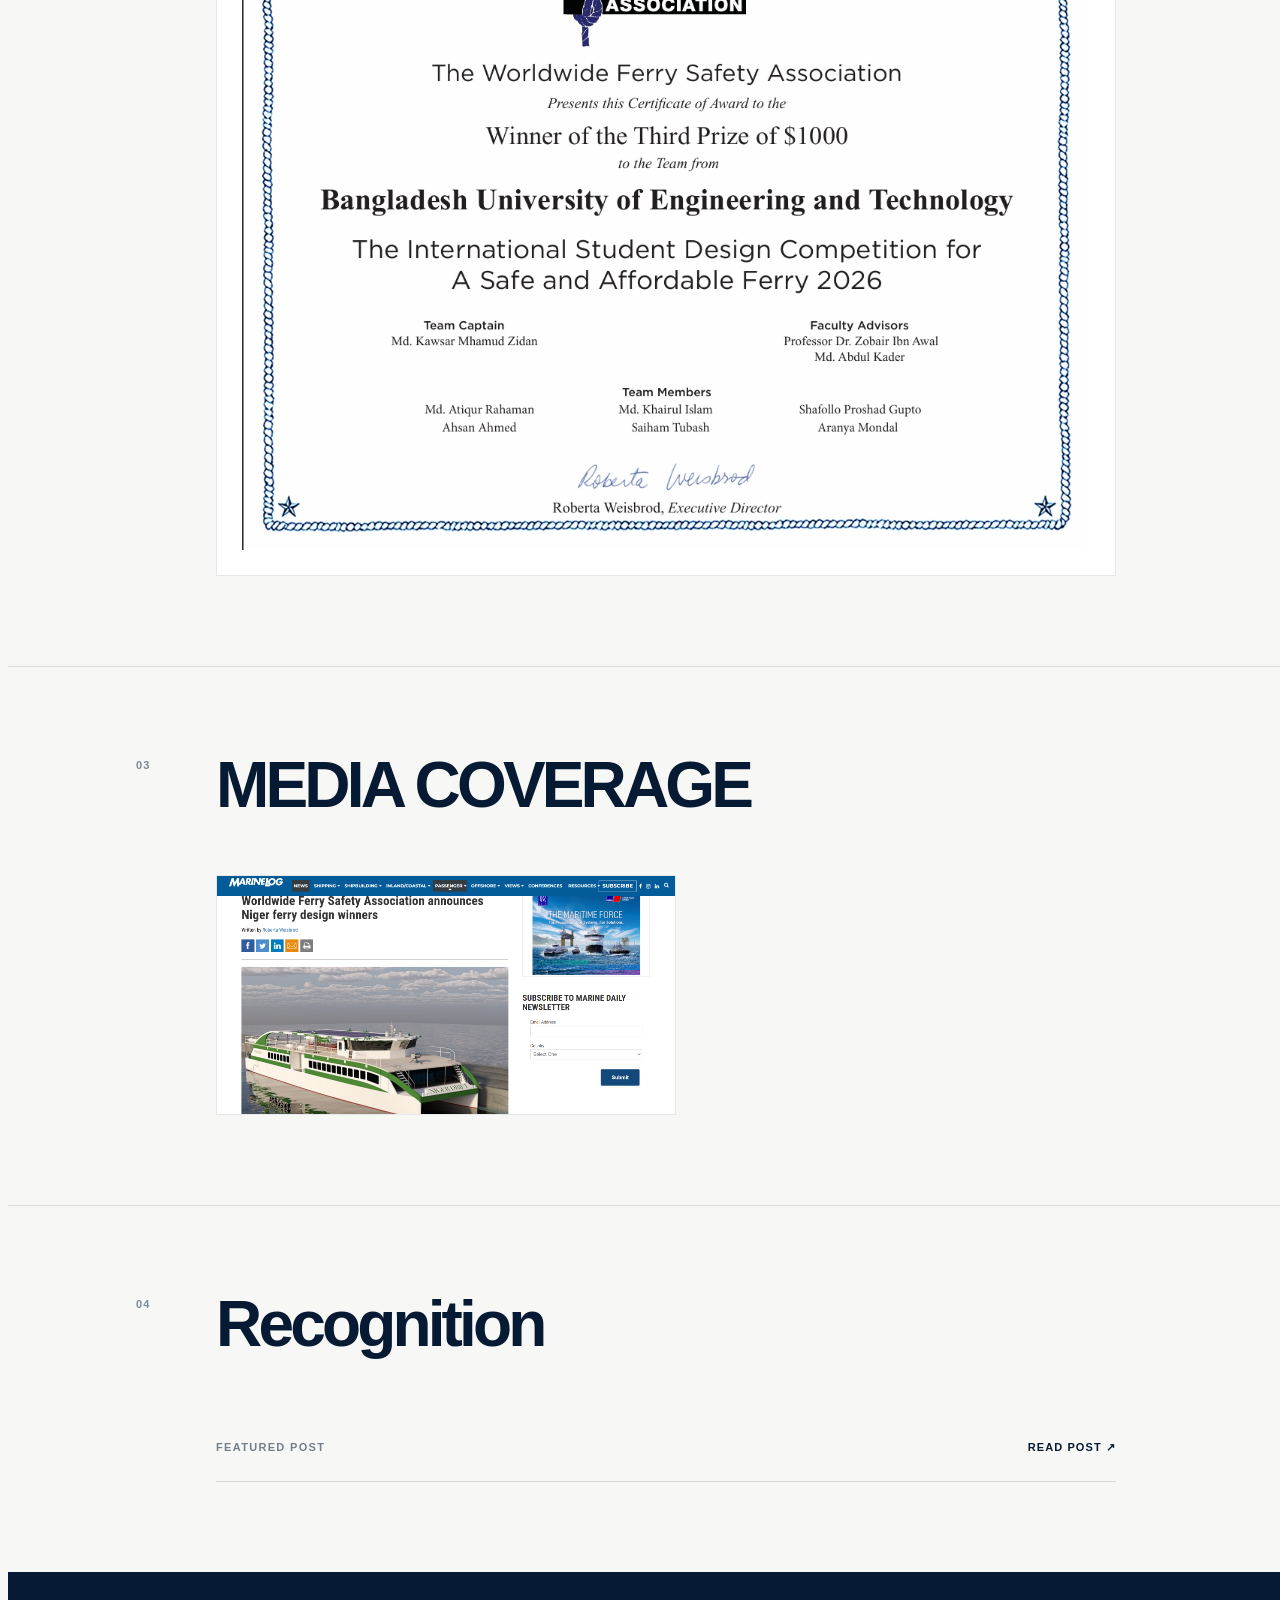
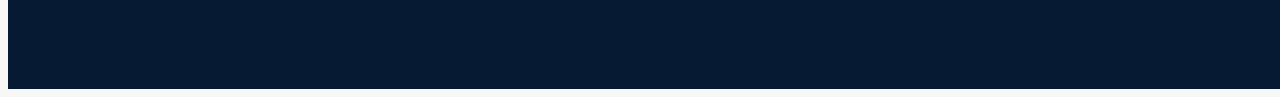
<file: wfsa-2026.html>
<!DOCTYPE html>
<html lang="en">

<head>

    <meta charset="UTF-8">

    <meta
        name="viewport"
        content="width=device-width, initial-scale=1.0"
    >

    <title>
        WFSA 2026 | 3rd Place — Md. Kawsar Mhamud Zidan
    </title>

    <link
        rel="stylesheet"
        href="style.css"
    >

</head>


<body class="recognition-page">


<header class="site-header">

    <a href="index.html" class="logo">

        <span class="logo-name">
            Md. Kawsar Mhamud Zidan
        </span>

        <span class="logo-subtitle">
            NAVAL ARCHITECTURE & MARINE ENGINEERING
        </span>

    </a>

    <a
        href="index.html#recognition"
        class="back-link"
    >
        ← BACK TO PORTFOLIO
    </a>

</header>


<main class="recognition-detail">

    <section class="detail-hero">

        <div class="detail-hero-content">
            <span class="detail-label">
                WFSA · 2026 · COMPETITION
            </span>

            <h1>
                3RD
                <span>PLACE</span>
            </h1>

            <h2>
                The 13th Annual International Student Design Competition for a Safe, Affordable Ferry
                
            </h2>

            <p>
               A project of the Worldwide Ferry Safety Association
            </p>
        </div>

        <!-- RIGHT: IMAGE -->
        <div class="detail-hero-image">

            <img
                src="Images/wfsa3rd.jpg"
                alt="WFSA 2026 Student Ferry Design Competition"
            >

        </div>

    </section>


    <section class="detail-section">

        <div class="detail-heading">
            <span>01</span>
            <h2>Project Poster</h2>
        </div>

        <div class="detail-hero-image">

          <img
                src="Images/poster26.png"
                alt="Poster 2025"
            >  

        </div>

    </section>


    <section class="detail-section">

        <div class="detail-heading">
            <span>02</span>
            <h2>CERTIFICATE</h2>
        </div>

        <div class="certificate-showcase">

            <img
                src="Images/certificates/wfsa-2026.jpg"
                alt="WFSA 2026 Third Place Certificate"
            >

        </div>

    </section>


    <section class="detail-section">

        <div class="detail-heading">
            <span>03</span>
            <h2>MEDIA COVERAGE</h2>
        </div>

        <div class="media-grid">

            <a
                href="https://www.marinelog.com/passenger/ferries/worldwide-ferry-safety-association-announces-niger-ferry-design-winners/?fbclid=IwY2xjawT-VotwZG9mBWV4dG4DYWVtAjEwAGJyaWQRMUlGSWpwZXZLQkZiUTJ3SUhzcnRjBmFwcF9pZBAyMjIwMzkxNzg4MjAwODkyAAEeE1c1Ey_01PvbM6HR0hFwTYDPbZX_wsEJdry7MT9QpPOQ4-fiFWbJaF8nscg_aem_p-LFDyFLMh5816wdJ7zZCA"
                target="_blank"
                rel="noopener noreferrer"
                class="media-card"
            >

                <img
                    src="Images/newspaper/marinelog.png"
                    alt="WFSA 2026 newspaper coverage"
                >

                <div class="media-overlay">
                    <span>
                        READ ARTICLE ↗
                    </span>
                </div>

            </a>

        </div>

    </section>


    <section class="detail-section">

        <div class="detail-heading">
            <span>04</span>
            <h2>Recognition</h2>
        </div>

        <div class="article-links">

            <a
                href="https://www.facebook.com/photo?fbid=122116152975202013&set=a.122108523189202013"
                target="_blank"
                rel="noopener noreferrer"
            >

                <span>
                    FEATURED POST
                </span>

                <strong>
                    READ POST ↗
                </strong>

            </a>

        </div>

    </section>

</main>


<footer class="detail-footer">

    <a href="index.html">
        ← BACK TO PORTFOLIO
    </a>

</footer>


</body>
</html>
</file>
<file: style.css>
style.css

/* =========================================================
   RESET
========================================================= */

* {
    margin: 0;
    padding: 0;
    box-sizing: border-box;
}

html {
    scroll-behavior: smooth;
}

:root {
    --navy: #061b33;
    --navy-light: #0b2c4d;
    --blue: #164d73;
    --sky: #dcecf7;
    --paper: #f5f7f4;
    --white: #ffffff;
    --line: rgba(6, 27, 51, 0.16);
    --muted: #627386;
    --accent: #c9e8f5;
}

body {
    font-family:
        Inter,
        Arial,
        Helvetica,
        sans-serif;

    background: var(--paper);
    color: var(--navy);

    line-height: 1.5;

    overflow-x: hidden;
}

a {
    color: inherit;
}

button {
    font-family: inherit;
}


/* =========================================================
   CURSOR
========================================================= */

.cursor-glow {
    position: fixed;

    width: 350px;
    height: 350px;

    border-radius: 50%;

    background:
        radial-gradient(
            circle,
            rgba(115, 190, 220, 0.12) 0%,
            rgba(115, 190, 220, 0) 70%
        );

    pointer-events: none;

    transform: translate(-50%, -50%);

    z-index: 999;

    transition:
        width 0.3s ease,
        height 0.3s ease;
}


/* =========================================================
   HEADER
========================================================= */

.site-header {
    position: fixed;

    top: 0;
    left: 0;

    width: 100%;

    height: 82px;

    padding: 0 5vw;

    display: flex;

    align-items: center;

    justify-content: space-between;

    background: rgba(245, 247, 244, 0.9);

    backdrop-filter: blur(15px);

    border-bottom: 1px solid var(--line);

    z-index: 100;
}

.logo {
    text-decoration: none;

    display: flex;

    flex-direction: column;

    line-height: 1;
}

.logo-name {
    font-size: 18px;

    font-weight: 800;

    letter-spacing: 0.04em;
}

.logo-subtitle {
    margin-top: 6px;

    font-size: 8px;

    letter-spacing: 0.15em;

    color: var(--muted);
}

.desktop-nav {
    display: flex;

    gap: 45px;
}

.desktop-nav a {
    position: relative;

    text-decoration: none;

    font-size: 14px;

    text-transform: uppercase;

    letter-spacing: 0.08em;

    font-weight: 600;
}

.desktop-nav a::after {
    content: "";

    position: absolute;

    left: 0;
    bottom: -7px;

    width: 0;
    height: 1px;

    background: var(--navy);

    transition: width 0.3s ease;
}

.desktop-nav a:hover::after {
    width: 100%;
}


/* =========================================================
   MENU BUTTON
========================================================= */

.menu-button {
    width: 42px;
    height: 42px;

    display: flex;

    flex-direction: column;

    justify-content: center;

    align-items: flex-end;

    gap: 6px;

    background: none;

    border: none;

    cursor: pointer;
}

.menu-button span {
    display: block;

    height: 2px;

    background: var(--navy);

    transition: 0.3s ease;
}

.menu-button span:nth-child(1) {
    width: 28px;
}

.menu-button span:nth-child(2) {
    width: 21px;
}

.menu-button span:nth-child(3) {
    width: 28px;
}

.menu-button.active span:nth-child(1) {
    transform:
        translateY(8px)
        rotate(45deg);
}

.menu-button.active span:nth-child(2) {
    opacity: 0;
}

.menu-button.active span:nth-child(3) {
    transform:
        translateY(-8px)
        rotate(-45deg);
}


/* =========================================================
   MOBILE MENU
========================================================= */

.mobile-menu {
    position: fixed;

    inset: 0;

    background: var(--navy);

    color: white;

    z-index: 90;

    display: flex;

    align-items: center;

    justify-content: center;

    transform: translateY(-100%);

    transition:
        transform 0.7s
        cubic-bezier(0.77, 0, 0.175, 1);
}

.mobile-menu.open {
    transform: translateY(0);
}

.mobile-menu-inner {
    width: 80%;
}

.menu-label {
    font-size: 11px;

    letter-spacing: 0.2em;

    color: #8ba8bd;

    margin-bottom: 30px;
}

.mobile-menu a {
    display: block;

    font-size:
        clamp(40px, 8vw, 80px);

    line-height: 1.1;

    text-decoration: none;

    font-weight: 700;

    margin: 8px 0;

    transition:
        transform 0.3s ease,
        color 0.3s ease;
}

.mobile-menu a:hover {
    color: var(--accent);

    transform: translateX(15px);
}


/* =========================================================
   HERO
========================================================= */

.hero {
    position: relative;

    min-height: 100vh;

    padding:
        140px
        6vw
        70px;

    display: flex;

    align-items: center;

    overflow: hidden;

    background:
        radial-gradient(
            circle at 80% 30%,
            rgba(164, 211, 231, 0.35),
            transparent 30%
        ),

        var(--paper);
}

.hero-grid {
    position: absolute;

    inset: 0;

    opacity: 0.22;

    background-image:
        linear-gradient(
            rgba(6, 27, 51, 0.08) 1px,
            transparent 1px
        ),

        linear-gradient(
            90deg,
            rgba(6, 27, 51, 0.08) 1px,
            transparent 1px
        );

    background-size: 70px 70px;

    mask-image:
        linear-gradient(
            to right,
            black,
            transparent 80%
        );
}

.hero-content {
    position: relative;

    z-index: 2;

    width: 100%;

    max-width: 1500px;

    margin: auto;

    display: grid;

    grid-template-columns:
        minmax(0, 1.1fr)
        minmax(400px, 0.9fr);

    gap: 7vw;

    align-items: center;
}

.hero-left {
    position: relative;
}

.eyebrow {
    font-size: 11px;

    letter-spacing: 0.2em;

    font-weight: 700;

    color: var(--blue);

    margin-bottom: 25px;
}

.hero-name {
    font-size:
        clamp(65px, 8vw, 135px);
    line-height: 0.85;
    letter-spacing: -0.06em;
    margin-bottom: 55px;
}

.name-main {
    display: block;
    color: var(--navy);
    font-size: 1em;
    font-weight: 800;
    letter-spacing: -0.06em;
}

.name-highlight {
    display: block;
    color: var(--blue);
    font-size: 1.12em;
    font-weight: 800;
    letter-spacing: -0.065em;
    margin-left: 0.02em;
    position: relative;
}

.hero-description {
    max-width: 620px;
}

.hero-description h2 {
    font-size:
        clamp(25px, 3vw, 42px);

    line-height: 1.12;

    letter-spacing: -0.025em;

    margin-bottom: 25px;

    max-width: 570px;
}

.hero-description p {
    color: var(--muted);

    font-size: 17px;

    max-width: 590px;
}

.hero-actions {
    display: flex;

    gap: 12px;

    margin-top: 35px;
}

.button {
    display: inline-flex;

    align-items: center;

    gap: 20px;

    padding: 15px 22px;

    border-radius: 100px;

    text-decoration: none;

    text-transform: uppercase;

    letter-spacing: 0.08em;

    font-size: 11px;

    font-weight: 700;

    transition:
        transform 0.3s ease,
        background 0.3s ease,
        color 0.3s ease;
}

.button:hover {
    transform: translateY(-4px);
}

.button-primary {
    background: var(--navy);

    color: white;
}

.button-primary:hover {
    background: var(--blue);
}

.button-secondary {
    border: 1px solid var(--line);
}

.button-secondary:hover {
    background: white;
}

.hero-tags {
    display: flex;

    flex-wrap: wrap;

    gap: 8px;

    margin-top: 35px;
}

.hero-tags span {
    padding: 8px 13px;

    border: 1px solid var(--line);

    border-radius: 100px;

    font-size: 9px;

    letter-spacing: 0.12em;

    font-weight: 700;

    background: rgba(255, 255, 255, 0.4);
}


/* =========================================================
   HERO PHOTO
========================================================= */

.hero-visual {
    position: relative;

    min-height: 650px;

    display: flex;

    justify-content: center;

    align-items: center;
}

.photo-frame {
    
    --mouse-x: 0px;
    --mouse-y: 0px;

    position: relative;

    width: min(34vw, 500px);

    height: min(43vw, 640px);

    min-height: 520px;

    overflow: hidden;

    background: var(--navy);

    border-radius:
        3px
        120px
        3px
        120px;

    box-shadow:
        25px 30px 0
        rgba(6, 27, 51, 0.08);

    transform:
        rotate(3deg);

    z-index: 3;

    transition:
        transform 0.6s
        cubic-bezier(0.2, 0.8, 0.2, 1);
}

.photo-frame:hover {
    transform:
        rotate(0deg)
        translateY(-8px);
}

.photo-frame img {
    width: 100%;
    height: 100%;

    object-fit: cover;

    display: block;

    filter:
        saturate(0.9)
        contrast(1.02);

    transition:
        transform 0.8s ease;
}

.photo-frame:hover img {
    transform: scale(1.04);
}

.photo-number {
    position: absolute;

    top: 25px;
    left: 25px;

    z-index: 5;

    color: white;

    font-size: 11px;

    letter-spacing: 0.15em;

    mix-blend-mode: difference;
}

.technical-circle {
    position: absolute;

    width: 550px;
    height: 550px;

    border: 1px solid rgba(6, 27, 51, 0.25);

    border-radius: 50%;

    right: -100px;

    bottom: 30px;

    z-index: 1;
}

.technical-circle::before,
.technical-circle::after {
    content: "";

    position: absolute;

    border: 1px solid rgba(6, 27, 51, 0.14);

    border-radius: 50%;
}

.technical-circle::before {
    inset: 35px;
}

.technical-circle::after {
    inset: 80px;
}

.technical-label {
    position: absolute;

    font-size: 9px;

    letter-spacing: 0.16em;

    color: var(--muted);

    z-index: 4;
}

.label-top {
    top: 70px;

    right: 0;
}

.label-bottom {
    bottom: 80px;

    left: 0;

    writing-mode: vertical-rl;
}

.technical-cross {
    position: absolute;

    width: 20px;
    height: 20px;

    z-index: 4;
}

.technical-cross::before,
.technical-cross::after {
    content: "";

    position: absolute;

    background: var(--navy);
}

.technical-cross::before {
    width: 20px;
    height: 1px;

    top: 10px;
}

.technical-cross::after {
    width: 1px;
    height: 20px;

    left: 10px;
}

.cross-one {
    top: 160px;
    right: 20px;
}

.cross-two {
    bottom: 120px;
    right: 80px;
}


/* =========================================================
   SCROLL INDICATOR
========================================================= */

.scroll-indicator {
    position: absolute;

    bottom: 35px;

    left: 6vw;

    display: flex;

    align-items: center;

    gap: 15px;

    font-size: 9px;

    letter-spacing: 0.15em;

    font-weight: 700;

    color: var(--muted);

    z-index: 5;
}

.scroll-line {
    width: 60px;

    height: 1px;

    background: var(--muted);
}


/* =========================================================
   GENERAL SECTIONS
========================================================= */

.section {
    padding:
        150px
        7vw;

    max-width: 1600px;

    margin: auto;
}

.section-heading {
    display: grid;

    grid-template-columns:
        1fr
        minmax(280px, 0.55fr);

    gap: 80px;

    margin-bottom: 90px;
}

.section-number {
    font-size: 10px;

    letter-spacing: 0.2em;

    font-weight: 700;

    color: var(--blue);

    margin-bottom: 25px;
}

.section-heading h2,
.about-section h2,
.cv-section h2,
.contact-section h2 {
    font-size:
        clamp(55px, 7vw, 80px);

    line-height: 0.9;

    letter-spacing: -0.06em;
}

.section-intro {
    grid-column: 3;
    grid-row: 1 / span 2;
    align-self: end;

    color: var(--muted);

    max-width: 420px;

    font-size: 17px;
}


/* =========================================================
   WORK
========================================================= */

.work-section {
    background: var(--paper);
}

.projects {
    display: grid;

    grid-template-columns: 1fr 1fr;

    gap: 80px 45px;
}

.project-card {
    min-width: 0;
}

.project-card-reverse {
    margin-top: 40px;
}

.project-image {
    position: relative;

    height: 500px;

    overflow: hidden;

    background-color: var(--navy);

    margin-bottom: 28px;

    transition:
        transform 0.5s ease;
}

.project-card:hover .project-image {
    transform: translateY(-8px);
}

.project-image img {
    position: absolute;

    inset: 0;

    width: 100%;
    height: 100%;

    object-fit: cover;

    display: block;

    z-index: 0;

    transition:
        transform 0.7s ease;
}

.project-card:hover .project-image img {
    transform: scale(1.05);
}

.project-image::before {
    content: "";

    position: absolute;

    inset: 0;

    background:
        linear-gradient(
            135deg,
            rgba(8, 43, 70, 0.9),
            rgba(125, 185, 205, 0.2)
        );

    z-index: 1;
}

.project-image::after {
    content: "";

    position: absolute;

    inset: 20px;

    border: 1px solid
        rgba(255, 255, 255, 0.25);

    z-index: 2;
}

.project-image span {
    position: absolute;

    top: 40px;
    left: 40px;

    z-index: 4;

    color: white;

    font-size: 9px;

    letter-spacing: 0.2em;

    font-weight: 700;
}


/*
    These are temporary visual project backgrounds.
    Later we can replace them with your actual
    project images/renders.
*/

.project-image-three {
    background:
        linear-gradient(
            145deg,
            #0a2945,
            #7aa9ba
        );
}

.project-image-four {
    background:
        repeating-linear-gradient(
            45deg,
            #09243d 0,
            #09243d 15px,
            #163b56 15px,
            #163b56 30px
        );
}

.project-info {
    padding: 0 5px;
}

.project-meta {
    display: flex;

    justify-content: space-between;

    color: var(--muted);

    font-size: 9px;

    letter-spacing: 0.15em;

    font-weight: 700;

    margin-bottom: 20px;
}

.project-info h3 {
    font-size:
        clamp(35px, 4vw, 58px);

    line-height: 0.95;

    letter-spacing: -0.05em;

    margin-bottom: 25px;
}

.project-info > p {
    color: var(--muted);

    max-width: 500px;

    font-size: 15px;

    margin-bottom: 25px;
}

.project-footer {
    display: flex;

    justify-content: space-between;

    align-items: center;

    padding-top: 18px;

    border-top: 1px solid var(--line);

    font-size: 9px;

    letter-spacing: 0.13em;

    font-weight: 700;
}

.project-arrow {
    font-size: 24px;

    transition:
        transform 0.3s ease;
}

.project-card:hover .project-arrow {
    transform:
        translate(5px, -5px);
}


/* =========================================================
   ACADEMICS
========================================================= */

.academics-section {
    background: var(--navy);

    color: white;

    max-width: none;

    padding-left: 7vw;

    padding-right: 7vw;
}

.academics-section .section-number {
    color: #8ab9ce;
}

.academic-content {
    max-width: 1500px;

    margin: auto;

    display: grid;

    grid-template-columns:
        1fr
        0.7fr;

    gap: 100px;
}

.academic-label {
    font-size: 10px;

    letter-spacing: 0.18em;

    color: #8ba8bd;

    font-weight: 700;

    margin-bottom: 20px;
}

.academic-main h3 {
    font-size:
        clamp(50px, 6vw, 90px);

    line-height: 0.9;

    letter-spacing: -0.05em;
}

.academic-main h4 {
    font-size:
        clamp(22px, 3vw, 40px);

    font-weight: 400;

    margin:
        25px
        0;

    max-width: 650px;
}

.academic-main > p:last-child {
    color: #a7bbc9;

    max-width: 500px;
}

.interest-list {
    display: flex;

    flex-wrap: wrap;

    gap: 10px;
}

.interest-list span {
    padding:
        10px
        15px;

    border:
        1px solid
        rgba(255, 255, 255, 0.2);

    border-radius: 100px;

    font-size: 11px;

    transition:
        background 0.3s ease,
        color 0.3s ease;
}

.interest-list span:hover {
    background: white;

    color: var(--navy);
}


/* =========================================================
   ACHIEVEMENTS
========================================================= */

.achievements-section {
    background: var(--sky);

    max-width: none;
}

.achievement-grid {
    max-width: 1500px;

    margin: auto;

    display: grid;

    grid-template-columns:
        1fr
        1fr
        1fr;

    border-top: 1px solid var(--line);

    border-bottom: 1px solid var(--line);
}

.achievement-card {
    padding:
        55px
        40px;

    min-height: 400px;

    border-right: 1px solid var(--line);
}

.achievement-card:last-child {
    border-right: none;
}

.achievement-number {
    font-size:
        clamp(70px, 8vw, 130px);

    font-weight: 800;

    letter-spacing: -0.07em;

    line-height: 0.9;

    margin-bottom: 15px;
}

.achievement-card > p {
    font-size: 9px;

    letter-spacing: 0.18em;

    font-weight: 700;

    margin-bottom: 40px;
}

.achievement-card h3 {
    font-size: 28px;

    line-height: 1;

    letter-spacing: -0.03em;

    margin-bottom: 20px;
}

.achievement-card span {
    color: var(--muted);

    font-size: 12px;
}

.achievement-text {
    display: flex;

    flex-direction: column;

    justify-content: flex-end;
}


/* =========================================================
   ABOUT
========================================================= */

.about-section {
    background: white;

    max-width: none;
}

.about-layout {
    max-width: 1500px;

    margin: auto;

    display: grid;

    grid-template-columns:
        1fr
        0.8fr;

    gap: 70px;
}

.about-text {
    padding-top: 20px;
}

.about-large {
    font-size:
        clamp(30px, 4vw, 55px);

    line-height: 1.05;

    letter-spacing: -0.04em;

    margin-bottom: 40px;
}

.about-text > p:not(.about-large) {
    color: var(--muted);

    max-width: 600px;

    font-size: 17px;

    margin-bottom: 25px;
}


/* =========================================================
   CV
========================================================= */

.cv-section {
    background: var(--navy);

    color: white;

    padding:
        160px 7vw;
}

.cv-inner {
    max-width: 1500px;

    margin: auto;
}

.cv-section .section-number {
    color: #8ab9ce;
}

.cv-section h2 {
    max-width: 900px;

    margin-bottom: 35px;
}

.cv-section p:not(.section-number) {
    color: #a7bbc9;

    max-width: 500px;

    margin-bottom: 35px;
}

.button-light {
    background: white;

    color: var(--navy);
}


/* =========================================================
   CONTACT
========================================================= */

.contact-section {
    display: grid;

    grid-template-columns:
        1fr
        0.7fr;

    gap: 100px;

    align-items: end;
}

.contact-details {
    padding-bottom: 10px;
}

.contact-details > p {
    color: var(--muted);

    font-size: 17px;

    margin-bottom: 25px;
}

.contact-email {
    display: inline-block;

    font-size:
        clamp(22px, 3vw, 40px);

    letter-spacing: -0.03em;

    text-decoration: none;

    border-bottom: 1px solid var(--navy);

    margin-bottom: 40px;
}

.social-links {
    display: flex;

    gap: 25px;
}

.social-links a {
    font-size: 11px;

    text-transform: uppercase;

    letter-spacing: 0.1em;

    font-weight: 700;

    text-decoration: none;
}


/* =========================================================
   FOOTER
========================================================= */

footer {
    padding:
        30px 5vw;

    background: var(--navy);

    color: #8ba8bd;

    display: flex;

    justify-content: space-between;

    font-size: 8px;

    letter-spacing: 0.15em;

    font-weight: 700;
}


/* =========================================================
   SCROLL REVEAL
========================================================= */

.reveal {
    opacity: 0;

    transform:
        translateY(30px);

    transition:
        opacity 0.8s ease,
        transform 0.8s ease;
}

.reveal.visible {
    opacity: 1;

    transform:
        translateY(0);
}


/* =========================================================
   GENERAL SCROLL ANIMATION
========================================================= */

.project-card,
.achievement-card,
.academic-main,
.academic-interests,
.about-text {
    opacity: 0;

    transform:
        translateY(35px);

    transition:
        opacity 0.8s ease,
        transform 0.8s ease;
}

.project-card.visible,
.achievement-card.visible,
.academic-main.visible,
.academic-interests.visible,
.about-text.visible {
    opacity: 1;

    transform:
        translateY(0);
}


/* =========================================================
   TABLET
========================================================= */

@media (max-width: 1000px) {

    .desktop-nav {
        display: none;
    }

    .hero {
        padding-top: 130px;
    }

    .hero-content {
        grid-template-columns: 1fr;
    }

    .hero-left {
        order: 1;
    }

    .hero-visual {
        order: 0;

        min-height: 520px;
    }

    .photo-frame {
        width: min(65vw, 450px);

        height: 570px;
    }

    .technical-circle {
        right: 10%;
    }

    .projects {
        grid-template-columns: 1fr;
    }

    .project-card-reverse {
        margin-top: 0;
    }

    .academic-content,
    .about-layout,
    .contact-section {
        grid-template-columns: 1fr;
    }

    .achievement-grid {
        grid-template-columns: 1fr;
    }

    .achievement-card {
        border-right: none;

        border-bottom: 1px solid var(--line);
    }

    .achievement-card:last-child {
        border-bottom: none;
    }

}


/* =========================================================
   MOBILE
========================================================= */

@media (max-width: 650px) {

    .site-header {
        height: 70px;

        padding:
            0 6vw;
    }

    .logo-name {
        font-size: 15px;
    }

    .logo-subtitle {
        font-size: 7px;
    }

    .hero {
        padding:
            105px
            6vw
            70px;
    }

    .hero-content {
        gap: 50px;
    }

    .hero-visual {
        min-height: 430px;
    }

    .photo-frame {
        width: 78vw;

        height: 470px;

        min-height: 0;

        border-radius:
            3px
            90px
            3px
            90px;
    }

    .technical-circle {
        width: 350px;

        height: 350px;

        right: -80px;

        bottom: 0;
    }

    .label-top {
        right: 0;

        top: 25px;
    }

    .label-bottom {
        left: 0;

        bottom: 40px;
    }

    .hero-name {
        font-size: 19vw;

        margin-bottom: 40px;
    }

    .hero-description h2 {
        font-size: 30px;
    }

    .hero-description p {
        font-size: 15px;
    }

    .hero-actions {
        flex-direction: column;

        align-items: flex-start;
    }

    .hero-tags {
        gap: 6px;
    }

    .section {
        padding:
            100px
            6vw;
    }

    .section-heading {
        display: block;

        margin-bottom: 60px;
    }

    .section-intro {
        margin-top: 35px;
    }

    .projects {
        gap: 70px;
    }

    .project-image {
        height: 380px;
    }

    .project-info h3 {
        font-size: 40px;
    }

    .academic-content {
        gap: 60px;
    }

    .achievement-card {
        min-height: 330px;

        padding:
            45px
            25px;
    }

    .about-layout {
        gap: 30px;
    }

    .about-text {
        padding-top: 0;
    }

    .cv-section {
        padding:
            100px
            6vw;
    }

    footer {
        flex-direction: column;

        gap: 12px;

        padding:
            30px 6vw;
    }

}


/* =========================================================
   REDUCE MOTION
========================================================= */

@media (prefers-reduced-motion: reduce) {

    html {
        scroll-behavior: auto;
    }

    *,
    *::before,
    *::after {
        animation-duration: 0.01ms !important;

        animation-iteration-count: 1 !important;

        transition-duration: 0.01ms !important;
    }

}
/* =========================================================
   ADVANCED ENGINEERING ANIMATIONS
========================================================= */

/* Animated technical grid */

.hero-grid {
    animation: gridMove 18s linear infinite;
}

@keyframes gridMove {
    from {
        background-position: 0 0;
    }

    to {
        background-position: 70px 70px;
    }
}


/* =========================================================
   NAME REVEAL
========================================================= */

.hero-name {
    font-size: clamp(65px, 8vw, 135px);
    line-height: 0.85;
    letter-spacing: -0.06em;
    margin-bottom: 55px;
}

.name-main {
    display: block;
    color: var(--navy);
    font-size: 1em;
    font-weight: 800;
    letter-spacing: -0.06em;
}

.name-highlight {
    display: block;
    color: var(--blue);
    font-size: 1.12em;
    font-weight: 800;
    letter-spacing: -0.065em;
    margin-left: 0.02em;
    position: relative;

    animation:
        zidanReveal 1s
        cubic-bezier(.77,0,.18,1)
        forwards;

    animation-delay: 0.35s;
}

@keyframes zidanReveal {

    from {
        opacity: 0;
        transform: translateX(-25px);
    }

    to {
        opacity: 1;
        transform: translateX(0);
    }

}


/* =========================================================
   EYEBROW REVEAL
========================================================= */

.hero .eyebrow {
    animation:
        fadeUp 1s ease forwards;

    animation-delay: 0.1s;
}


@keyframes fadeUp {

    from {
        opacity: 0;
        transform: translateY(25px);
    }

    to {
        opacity: 1;
        transform: translateY(0);
    }

}


/* =========================================================
   PHOTO ENTRANCE
========================================================= */

.hero-visual {
    opacity: 0;

    transform:
        translateX(80px)
        scale(.92);

    animation:
        photoEntrance 1.4s
        cubic-bezier(.16,1,.3,1)
        forwards;

    animation-delay: .35s;
}

@keyframes photoEntrance {

    to {
        opacity: 1;

        transform:
            translateX(0)
            scale(1);
    }

}


/* =========================================================
   PHOTO SCANNING LINE
========================================================= */

.photo-frame::before {

    content: "";

    position: absolute;

    left: 0;
    right: 0;

    top: -10%;

    height: 2px;

    background:
        linear-gradient(
            90deg,
            transparent,
            rgba(255,255,255,.9),
            transparent
        );

    box-shadow:
        0 0 15px
        rgba(255,255,255,.7);

    z-index: 10;

    animation:
        photoScan 4s
        ease-in-out
        infinite;
}

@keyframes photoScan {

    0% {
        top: -5%;
        opacity: 0;
    }

    10% {
        opacity: 1;
    }

    50% {
        opacity: 1;
    }

    90% {
        opacity: 0;
    }

    100% {
        top: 105%;
        opacity: 0;
    }

}


/* =========================================================
   RADAR
========================================================= */

.technical-circle {

    animation:
        radarRotate 25s
        linear
        infinite;
}

@keyframes radarRotate {

    from {
        transform: rotate(0deg);
    }

    to {
        transform: rotate(360deg);
    }

}


/* =========================================================
   RADAR SWEEP
========================================================= */

.technical-circle::after {

    background:
        conic-gradient(
            from 0deg,
            transparent 0deg,
            rgba(80,170,200,.15) 30deg,
            transparent 60deg
        );

    border: none;

    animation:
        radarSweep 4s
        linear
        infinite;
}

@keyframes radarSweep {

    from {
        transform: rotate(0deg);
    }

    to {
        transform: rotate(360deg);
    }

}


/* =========================================================
   FLOATING TECHNICAL CROSS
========================================================= */

.cross-one {

    animation:
        floatCross 4s
        ease-in-out
        infinite;
}

.cross-two {

    animation:
        floatCross 5s
        ease-in-out
        infinite reverse;
}

@keyframes floatCross {

    0%,
    100% {
        transform:
            translateY(0)
            rotate(0deg);
    }

    50% {
        transform:
            translateY(-15px)
            rotate(90deg);
    }

}


/* =========================================================
   PHOTO FLOAT
========================================================= */

.photo-frame {

    animation:
        photoFloat 6s
        ease-in-out
        infinite;
}

@keyframes photoFloat {

    0%,
    100% {
        /*margin-top: 0;*/
        transform: translate(0);
    }

    50% {
        /*margin-top: -10px;*/
        transform: translate(-10px);
    }

}


/* =========================================================
   HERO TAG HOVER
========================================================= */

.hero-tags span {

    position: relative;

    overflow: hidden;
}

.hero-tags span::before {

    content: "";

    position: absolute;

    left: -100%;

    top: 0;

    width: 100%;

    height: 100%;

    background:
        rgba(100,180,210,.2);

    transition:
        left .35s ease;
}

.hero-tags span:hover::before {

    left: 0;

}


/* =========================================================
   PROJECT IMAGE TECHNICAL SCAN
========================================================= */

.project-image::before {

    transition:
        opacity .5s ease;

}

.project-card:hover
.project-image::before {

    opacity: .45;
}


/* =========================================================
   PROJECT CARD BORDER
========================================================= */

.project-card {

    position: relative;
}

.project-card::before {

    content: "";

    position: absolute;

    left: 0;

    top: 0;

    width: 0;

    height: 2px;

    background: var(--blue);

    transition:
        width .5s
        cubic-bezier(.77,0,.18,1);

    z-index: 5;
}

.project-card:hover::before {

    width: 100%;

}


/* =========================================================
   PROJECT NUMBER
========================================================= */

.project-meta span:first-child {

    transition:
        transform .4s ease;

}

.project-card:hover
.project-meta span:first-child {

    transform:
        translateX(8px);

}


/* =========================================================
   SECTION NUMBER
========================================================= */

.section-number {

    position: relative;

    display: inline-block;
}

.section-number::after {

    content: "";

    position: absolute;

    left: 0;

    bottom: -8px;

    width: 25px;

    height: 1px;

    background: currentColor;

    transition:
        width .5s ease;

}

.section-heading:hover
.section-number::after {

    width: 70px;

}


/* =========================================================
   ACHIEVEMENT HOVER
========================================================= */

.achievement-card {

    position: relative;

    overflow: hidden;

    transition:
        background .4s ease;
}

.achievement-card::after {

    content: "";

    position: absolute;

    width: 250px;

    height: 250px;

    border-radius: 50%;

    right: -100px;

    bottom: -100px;

    border:
        1px solid
        rgba(6,27,51,.12);

    transition:
        transform .7s ease;

}

.achievement-card:hover::after {

    transform:
        scale(2);

}


/* =========================================================
   INTEREST PILL
========================================================= */

.interest-list span {

    transform:
        translateY(0);

    transition:
        transform .3s ease,
        background .3s ease,
        color .3s ease;
}

.interest-list span:hover {

    transform:
        translateY(-5px);

}


/* =========================================================
   CONTACT EMAIL
========================================================= */

.contact-email {

    position: relative;

    transition:
        letter-spacing .4s ease;

}

.contact-email:hover {

    letter-spacing:
        .01em;

}


/* =========================================================
   BUTTON ARROW
========================================================= */

.button span {

    transition:
        transform .3s ease;

}

.button:hover span {

    transform:
        translate(5px,-4px);

}


/* =========================================================
   SCROLL LINE
========================================================= */

.scroll-line {

    position: relative;

    overflow: hidden;
}

.scroll-line::after {

    content: "";

    position: absolute;

    left: -100%;

    top: 0;

    width: 100%;

    height: 100%;

    background: white;

    animation:
        scrollLine 2s
        ease-in-out
        infinite;

}

@keyframes scrollLine {

    0% {
        left: -100%;
    }

    50% {
        left: 0;
    }

    100% {
        left: 100%;
    }

}


/* =========================================================
   MOBILE PERFORMANCE
========================================================= */

@media (max-width: 650px) {

    .cursor-glow {
        display: none;
    }

    .technical-circle {
        animation-duration: 35s;
    }

}

/* =========================================================
   RECOGNITION CARDS
========================================================= */

.recognition-grid {
    display: grid;
    grid-template-columns: repeat(3, 1fr);
    gap: 24px;
    margin-top: 60px;
}

.recognition-card {
    position: relative;

    display: flex;
    flex-direction: column;

    min-height: 350px;

    padding: 30px;

    background: #f4f5f3;

    color: var(--navy);

    text-decoration: none;

    border: 1px solid rgba(6, 27, 51, 0.12);

    overflow: hidden;

    transition:
        transform 0.5s cubic-bezier(.2,.8,.2,1),
        box-shadow 0.5s ease,
        background 0.5s ease;
}

.recognition-card:hover {
    transform: translateY(-10px);

    box-shadow:
        15px 20px 0
        rgba(6, 27, 51, 0.08);

    background: #ffffff;
}


/* top */

.recognition-top {
    display: flex;
    align-items: center;

    gap: 20px;

    padding-bottom: 25px;

    border-bottom:
        1px solid
        rgba(6, 27, 51, 0.12);
}

.recognition-number {
    font-size: 12px;

    font-weight: 700;

    letter-spacing: .12em;
}

.recognition-year {
    font-size: 12px;

    letter-spacing: .12em;

    opacity: .55;
}

.recognition-arrow {
    margin-left: auto;

    font-size: 25px;

    transition:
        transform .4s ease;
}

.recognition-card:hover
.recognition-arrow {
    transform:
        translate(5px,-5px);
}


/* body */

.recognition-body {
    flex: 1;

    padding-top: 30px;
}

.recognition-category {
    font-size: 10px;

    font-weight: 700;

    letter-spacing: .15em;

    opacity: .55;
}

.recognition-body h3 {
    margin-top: 10px;

    max-width: 50px;

    font-size: clamp(25px, 2.4vw, 60px);

    line-height: 1;

    letter-spacing: -.04em;
}


/* result */

.recognition-result {
    display: flex;
    align-items: baseline;

    gap: 12px;

    margin-top: 45px;
}

.recognition-result span {
    font-size: clamp(35px, 4vw, 80px);

    font-weight: 800;
    line-height: 1;

    letter-spacing: -.06em;

    color: var(--blue);
}

.recognition-result small {
    font-size: 11px;

    font-weight: 700;

    letter-spacing: .12em;
}


/* footer */

.recognition-footer {
    display: flex;
    align-items: center;

    justify-content: space-between;

    padding-top: 20px;

    border-top:
        1px solid
        rgba(6, 27, 51, .12);

    font-size: 10px;

    font-weight: 700;

    letter-spacing: .1em;
}

.recognition-footer span {
    font-size: 18px;

    transition:
        transform .3s ease;
}

.recognition-card:hover
.recognition-footer span {
    transform:
        translate(4px,-4px);
}


/* =========================================================
   EDUCATION ADDITIONS
========================================================= */

.education-result {
    display: inline-block;

    margin-top: 12px;

    font-size: 11px;

    font-weight: 700;

    letter-spacing: .12em;

    color: var(--blue);
}


/* =========================================================
   RECOGNITION RESPONSIVE
========================================================= */

@media (max-width: 950px) {

    .recognition-grid {
        grid-template-columns: 1fr;
    }

    .recognition-card {
        min-height: 350px;
    }

}

@media (max-width: 600px) {

    .recognition-card {
        padding: 25px;

        min-height: 320px;
    }

    .recognition-body {
        padding-top: 20px;
    }

}

/* PAGE TRANSITION */

body {
    opacity: 1;

    transition:
        opacity .35s ease;
}

body.page-exit {
    opacity: 0;
}

/* =========================================================
   RECOGNITION DETAIL PAGES
========================================================= */

.recognition-page {
    background: #f7f8f6;
    color: var(--navy);
}

.recognition-page .site-header {
    position: relative;

    display: flex;
    align-items: center;
    justify-content: space-between;

    padding: 30px 5vw;

    border-bottom:
        1px solid
        rgba(6,27,51,.1);
}

.back-link {
    font-size: 10px;

    font-weight: 700;

    letter-spacing: .12em;

    color: var(--navy);

    text-decoration: none;
}


/* HERO */

.detail-hero {
    padding:
        120px 10vw
        100px;

    max-width: 1200px;
}

.detail-label {
    font-size: 11px;

    font-weight: 700;

    letter-spacing: .18em;

    opacity: .5;
}

.detail-hero h1 {
    margin-top: 35px;

    font-size:
        clamp(80px, 15vw, 150px);

    line-height: .75;

    letter-spacing: -.08em;

    font-weight: 800;
}

.detail-hero h1 span {
    display: block;

    color: var(--blue);
}

.detail-hero h2 {
    margin-top: 60px;

    max-width: 700px;

    font-size:
        clamp(30px, 4vw, 60px);

    line-height: .95;

    letter-spacing: -.05em;
}

.detail-hero p {
    max-width: 600px;

    margin-top: 30px;

    line-height: 1.7;

    opacity: .7;
}


/* SECTIONS */

.detail-section {
    padding:
        90px 10vw;

    border-top:
        1px solid
        rgba(6,27,51,.12);
}

.detail-heading {
    display: grid;

    grid-template-columns:
        80px 1fr;

    align-items: start;

    margin-bottom: 60px;
}

.detail-heading span {
    font-size: 11px;

    font-weight: 700;

    letter-spacing: .1em;

    opacity: .5;
}

.detail-heading h2 {
    margin: 0;

    font-size:
        clamp(35px, 5vw, 70px);

    line-height: .9;

    letter-spacing: -.06em;
}

.detail-text {
    max-width: 800px;

    margin-left: 80px;
}

.detail-text p {
    line-height: 1.8;

    opacity: .7;
}


/* CERTIFICATE */

.certificate-showcase {
    margin-left: 80px;

    max-width: 900px;

    background: white;

    padding: 25px;

    border:
        1px solid
        rgba(6,27,51,.1);
}

.certificate-showcase img {
    display: block;

    width: 100%;

    height: auto;
}


/* MEDIA */

.media-grid {
    margin-left: 80px;

    display: grid;

    grid-template-columns:
        repeat(2, 1fr);

    gap: 25px;
}

.media-card {
    position: relative;

    display: block;

    overflow: hidden;

    background: white;

    text-decoration: none;

    border:
        1px solid
        rgba(6,27,51,.1);
}

.media-card img {
    display: block;

    width: 100%;

    height: auto;

    transition:
        transform .6s ease;
}

.media-card:hover img {
    transform: scale(1.04);
}

.media-overlay {
    position: absolute;

    inset: 0;

    display: flex;

    align-items: flex-end;

    padding: 25px;

    background:
        linear-gradient(
            transparent 45%,
            rgba(6,27,51,.85)
        );

    opacity: 0;

    transition:
        opacity .4s ease;
}

.media-card:hover
.media-overlay {
    opacity: 1;
}

.media-overlay span {
    color: white;

    font-size: 11px;

    font-weight: 700;

    letter-spacing: .12em;
}


/* ARTICLES */

.article-links {
    margin-left: 80px;

    max-width: 900px;
}

.article-links a {
    display: flex;

    align-items: center;

    justify-content: space-between;

    padding: 25px 0;

    color: var(--navy);

    text-decoration: none;

    border-bottom:
        1px solid
        rgba(6,27,51,.15);

    transition:
        padding .35s ease;
}

.article-links a:hover {
    padding-left: 15px;
}

.article-links span {
    font-size: 11px;

    font-weight: 600;

    letter-spacing: .12em;

    opacity: .55;
}

.article-links strong {
    font-size: 11px;

    letter-spacing: .1em;
}


/* FOOTER */

.detail-footer {
    padding:
        50px 10vw;

    border-top:
        1px solid
        rgba(6,27,51,.12);
}

.detail-footer a {
    color: var(--navy);

    text-decoration: none;

    font-size: 11px;

    font-weight: 700;

    letter-spacing: .12em;
}


/* MOBILE */

@media (max-width: 700px) {

    .recognition-page .site-header {
        align-items: flex-start;

        gap: 20px;

        flex-direction: column;
    }

    .detail-hero {
        padding:
            80px 7vw;
    }

    .detail-section {
        padding:
            65px 7vw;
    }

    .detail-heading {
        grid-template-columns:
            45px 1fr;

        margin-bottom: 40px;
    }

    .detail-text,
    .certificate-showcase,
    .media-grid,
    .article-links {
        margin-left: 0;
    }

    .media-grid {
        grid-template-columns: 1fr;
    }

    .detail-hero h1 {
        font-size:
            clamp(40px, 11vw, 120px);
    }

}

/* =========================================================
   RECOGNITION SECTION HEADING
========================================================= */

.section-heading {
    display: grid;
    grid-template-columns: 80px 1fr;

    margin-bottom: 60px;

    padding-bottom: 30px;

    border-bottom:
        1px solid
        rgba(6, 27, 51, 0.12);
}

.section-number {
    font-size: 11px;

    font-weight: 700;

    letter-spacing: .12em;

    opacity: .45;
}

.section-label {
    display: block;

    margin-bottom: 20px;

    font-size: 11px;

    font-weight: 700;

    letter-spacing: .18em;

    color: var(--blue);
}

.section-heading h2 {
    margin: 0;

    font-size:
        clamp(30px, 7vw, 50px);

    line-height: .82;

    letter-spacing: -.065em;

    font-weight: 800;
}

.section-heading p {
    max-width: 500px;

    margin-top: 30px;

    font-size: 14px;

    line-height: 1.6;

    opacity: .6;
}


/* MOBILE */

@media (max-width: 700px) {

    .section-heading {
        grid-template-columns: 45px 1fr;

        margin-bottom: 40px;
    }

    .section-heading h2 {
        font-size:
            clamp(35px, 12vw, 60px);
    }

}

.recognition-grid {
    display: grid;
    grid-template-columns: repeat(3, minmax(0, 1fr));
    gap: 30px;

    width: 100%;
    max-width: none;

    margin-top: 60px;

    grid-column: 1 / -1;
}

.recognition-card {
    width: 100%;
    min-width: 0;
    box-sizing: border-box;
}

/* =========================================================
   ACADEMIC SECTION — NEW LAYOUT
========================================================= */

.academic-section {
    position: relative;

    min-height: 100vh;

    padding: 120px 7vw 100px;

    background: var(--navy);

    color: #ffffff;

    overflow: hidden;
}


/* subtle background detail */

.academic-section::before {
    content: "";

    position: absolute;

    width: 500px;
    height: 500px;

    right: -180px;
    top: 180px;

    border-radius: 50%;

    background:
        radial-gradient(
            circle,
            rgba(40, 130, 190, 0.13),
            transparent 70%
        );

    pointer-events: none;
}


/* =========================================================
   HEADER
========================================================= */

.academic-header {

    display: grid;

    grid-template-columns: 100px 1fr;

    gap: 40px;

    margin-bottom: 100px;

    position: relative;
    z-index: 1;
}


.academic-label {

    padding-top: 8px;

    font-size: 11px;

    font-weight: 700;

    letter-spacing: .14em;

    color: rgba(255,255,255,.55);
}


.academic-label span {

    display: block;

    margin-bottom: 10px;

    color: var(--blue);
}


.academic-intro {

    font-size:
        clamp(30px, 6vw,60px);

    line-height: .82;

    font-weight: 800;

    letter-spacing: -.065em;

    max-width: 800px;
}


/* =========================================================
   MAIN ACADEMIC AREA
========================================================= */

.academic-main {

    display: grid;

    grid-template-columns:
        minmax(0, 1.7fr)
        minmax(260px, .8fr);

    gap: 80px;

    position: relative;

    z-index: 1;
}


/* =========================================================
   BUET DEGREE
========================================================= */

.degree-block {

    max-width: 900px;
}


.degree-label {

    display: block;

    margin-bottom: 30px;

    font-size: 11px;

    font-weight: 700;

    letter-spacing: .12em;

    color: var(--blue);
}


.degree-block h2 {

    margin: 0;

    font-size:
        clamp(50px, 7vw, 80px);

    line-height: .82;

    letter-spacing: -.07em;

    font-weight: 800;
}


.degree-info {

    display: flex;

    flex-direction: column;

    gap: 16px;

    margin-top: 60px;

    padding-top: 25px;

    border-top:
        1px solid
        rgba(255,255,255,.18);

    max-width: 700px;
}


.degree-info strong {

    font-size: 20px;

    font-weight: 600;
}


.degree-info span {

    font-size: 20px;

    font-weight: 700;

    letter-spacing: .14em;

    color: var(--blue);
}


/* =========================================================
   AREAS OF INTEREST
========================================================= */

.interest-block {

    padding-top: 5px;
}


.interest-label {

    display: block;

    margin-bottom: 20px;

    font-size: 10px;

    font-weight: 700;

    letter-spacing: .15em;

    color: rgba(255,255,255,.5);
}


.interest-tags {

    display: flex;

    flex-wrap: wrap;

    gap: 8px;
}


.interest-tags span {

    padding: 10px 14px;

    border:
        1px solid
        rgba(255,255,255,.2);

    border-radius: 30px;

    font-size: 10px;

    font-weight: 600;

    color: rgba(255,255,255,.85);

    transition:
        background .3s ease,
        border-color .3s ease,
        transform .3s ease;
}


.interest-tags span:hover {

    background:
        rgba(255,255,255,.08);

    border-color:
        rgba(255,255,255,.45);

    transform:
        translateY(-3px);
}


/* =========================================================
   EARLIER EDUCATION
========================================================= */

.previous-education {

    position: relative;

    z-index: 1;

    margin-top: 120px;

    border-top:
        1px solid
        rgba(255,255,255,.16);
}


.previous-title {

    display: grid;

    grid-template-columns: 180px 1fr;

    gap: 30px;

    align-items: center;

    padding: 25px 0;

    color:
        rgba(255,255,255,.5);

    font-size: 10px;

    font-weight: 700;

    letter-spacing: .14em;
}


.previous-title div {

    height: 1px;

    background:
        rgba(255,255,255,.12);
}


/* =========================================================
   EDUCATION CARD
========================================================= */

.education-card {

    display: grid;

    grid-template-columns:
        100px
        minmax(0, 1fr)
        130px;

    align-items: center;

    gap: 35px;

    padding: 32px 0;

    border-top:
        1px solid
        rgba(255,255,255,.10);

    transition:
        padding-left .4s ease,
        background .4s ease;
}


.education-card:hover {

    padding-left: 15px;
}


/* YEAR */

.education-year {

    font-size: 14px;

    font-weight: 700;

    color:
        rgba(255,255,255,.45);
}


/* DETAILS */

.education-level {

    font-size: 10px;

    font-weight: 700;

    letter-spacing: .13em;

    color: var(--blue);
}


.education-details h3 {

    margin: 9px 0 6px;

    font-size: 25px;

    line-height: 1;

    letter-spacing: -.035em;
}


.education-details p {

    margin: 0;

    font-size: 12px;

    color:
        rgba(255,255,255,.5);
}


/* RESULT */

.education-result {

    display: flex;

    flex-direction: column;

    align-items: flex-end;

    gap: 3px;
}


.education-result span {

    font-size: 9px;

    font-weight: 700;

    letter-spacing: .15em;

    color:
        rgba(255,255,255,.4);
}


.education-result strong {

    font-size: 30px;

    line-height: 1;

    letter-spacing: -.04em;

    color: #ffffff;
}


/* =========================================================
   RESPONSIVE
========================================================= */

@media (max-width: 900px) {

    .academic-main {

        grid-template-columns: 1fr;

        gap: 60px;
    }

    .interest-block {

        max-width: 600px;
    }

}


@media (max-width: 650px) {

    .academic-section {

        padding:
            80px 6vw;
    }


    .academic-header {

        grid-template-columns: 45px 1fr;

        gap: 20px;

        margin-bottom: 70px;
    }


    .academic-intro {

        font-size:
            clamp(38px, 11vw, 65px);
    }


    .degree-block h2 {

        font-size:
            clamp(45px, 13vw, 75px);
    }


    .degree-info {

        margin-top: 40px;
    }


    .previous-education {

        margin-top: 80px;
    }


    .previous-title {

        grid-template-columns: 130px 1fr;
    }


    .education-card {

        grid-template-columns:
            60px
            1fr;

        gap: 15px;

        padding: 25px 0;
    }


    .education-result {

        grid-column: 2;

        align-items: flex-start;

        margin-top: 5px;
    }

}

/* =========================================================
   RECOGNITION DETAIL — HERO IMAGE
========================================================= */

.detail-hero {
    display: grid;

    grid-template-columns:
        minmax(0, 1fr)
        minmax(420px, 0.9fr);

    gap: 80px;

    align-items: center;

    min-height: 75vh;

    padding: 100px 7vw;
}


/* LEFT SIDE */

.detail-hero-content {
    max-width: 700px;
}


/* RIGHT SIDE */

.detail-hero-image {
    position: relative;

    width: 100%;

    overflow: hidden;

    background: var(--navy);
}


/* IMAGE */

.detail-hero-image img {
    width: 100%;
    height: auto;

    object-fit: contain;

    display: block;

    transition:
        transform 0.7s ease;
}


/* IMAGE HOVER */

.detail-hero-image:hover img {
    transform: scale(1.04);
}


/* FRAME */

.detail-hero-image::after {
    content: "";

    position: absolute;

    inset: 18px;

    border: 1px solid
        rgba(255, 255, 255, 0.35);

    pointer-events: none;
}


/* =========================================================
   RESPONSIVE
========================================================= */

@media (max-width: 900px) {

    .detail-hero {

        grid-template-columns: 1fr;

        gap: 50px;

        padding:
            80px 6vw;
    }

    .detail-hero-image {

        max-width: 700px;
    }

}


@media (max-width: 600px) {

    .detail-hero {

        padding:
            60px 5vw;
    }

    .detail-hero-image {

        aspect-ratio: 16 / 11;
    }

}

/* =========================================================
   RECOGNITION PAGE — FIX HORIZONTAL OVERFLOW
========================================================= */

.recognition-page {
    width: 100%;
    max-width: 100%;
    overflow-x: hidden;
}


/* Header stays inside viewport */

.recognition-page .site-header {
    width: 100%;
    max-width: 100%;
    box-sizing: border-box;
}


/* Main content */

.recognition-page .recognition-detail {
    width: 100%;
    max-width: 100%;
    box-sizing: border-box;
}


/* Hero */

.recognition-page .detail-hero {
    width: 100%;
    max-width: 100%;
    box-sizing: border-box;

    padding-left: 6vw;
    padding-right: 6vw;
}


/* Prevent columns from forcing the page wider */

.recognition-page .detail-hero-content,
.recognition-page .detail-hero-image {
    min-width: 0;
}


/* Image cannot exceed its column */

.recognition-page .detail-hero-image {
    max-width: 100%;
}

.recognition-page .detail-hero-image img {
    max-width: 100%;
}


/* Footer */

.recognition-page .detail-footer {
    width: 100%;
    max-width: 100%;
    box-sizing: border-box;
}

/* Remove link styling from project cards */

.project-card,
.project-card:hover,
.project-card:visited,
.project-card:active {
    text-decoration: none;
    color: inherit;
}

.project-card * {
    text-decoration: none;
}

/* =========================================================
   PROJECT DETAIL PAGE — PREMIUM CASE STUDY LAYOUT
========================================================= */

.project-detail-page {
    background: #f4f6f5;
    color: var(--navy);
    overflow-x: hidden;
}
/* ---------------------------------------------------------
   HEADER
--------------------------------------------------------- */

.project-detail-page .site-header {
    position: relative;
    z-index: 20;
    width: 100%;
    box-sizing: border-box;
    padding: 28px 5vw;
    display: flex;
    justify-content: space-between;
    align-items: center;
    border-bottom: 1px solid rgba(8, 43, 70, 0.15);
}

/* ---------------------------------------------------------
   MAIN
--------------------------------------------------------- */
.project-detail {
    width: min(1400px, 90vw);
    margin: 0 auto;
}

/* ---------------------------------------------------------
   HERO
--------------------------------------------------------- */

.project-detail-hero {
    min-height: 75vh;
    display: grid;
    grid-template-columns: 0.8fr 1.2fr;
    align-items: center;
    gap: 70px;
    padding: 100px 0;
}

.project-detail-intro {
    max-width: 600px;
}

.project-detail-intro .detail-label {
    display: block;
    margin-bottom: 30px;
    font-size: 11px;
    font-weight: 800;
    letter-spacing: 0.18em;
    color: #60758a;
}

.project-detail-intro h1 {
    margin: 0;
    font-size: clamp(60px, 7vw, 120px);
    line-height: 0.82;
    letter-spacing: -0.06em;
    font-weight: 900;
}

.project-detail-intro h1 span {
    display: block;
    color: #1d6387;
}

.project-detail-intro h2 {
    margin: 40px 0 25px;
    font-size: clamp(24px, 3vw, 42px);
    line-height: 1;
    letter-spacing: -0.03em;
}

.project-detail-intro p {
    max-width: 540px;
    margin: 0;
    font-size: 17px;
    line-height: 1.7;
    color: #60758a;
}

/* HERO IMAGE */

.project-detail-hero-image {
    width: 100%;
    overflow: hidden;
    background: #0b304b;
}

.project-detail-hero-image img {
    width: 100%;
    height: auto;
    display: block;
    transition: transform 0.7s ease;
}
.project-detail-hero-image:hover img {
    transform: scale(1.03);
}

/* ---------------------------------------------------------
   SECTIONS
--------------------------------------------------------- */

.project-detail-section {
    padding: 80px 0;
    border-top: 1px solid rgba(8, 43, 70, 0.15);
}

.project-detail-heading {
    display: grid;
    grid-template-columns: 100px 1fr;
    gap: 30px;
    margin-bottom: 50px;
}

.project-detail-heading span {
    font-size: 12px;
    font-weight: 800;
    letter-spacing: 0.15em;
    color: #1d6387;
}

.project-detail-heading h2 {
    margin: 0;
    font-size: clamp(38px, 5vw, 76px);
    line-height: 0.9;
    letter-spacing: -0.05em;
    font-weight: 900;
}

/* ---------------------------------------------------------
   PROJECT OVERVIEW
--------------------------------------------------------- */

.project-overview-grid {
    margin-left: 130px;
    display: grid;
    grid-template-columns: repeat(2, 1fr);
    gap: 1px;
    background: rgba(8, 43, 70, 0.15);
}

.project-overview-grid > div {
    background: #f4f6f5;
    padding: 35px;
}

.project-overview-grid span,
.vessel-particulars span {
    display: block;
    margin-bottom: 12px;
    font-size: 10px;
    font-weight: 800;
    letter-spacing: 0.15em;
    color: #708294;
}

.project-overview-grid strong,
.vessel-particulars strong {
    display: block;
    font-size: 20px;
    line-height: 1.2;
}

/* ---------------------------------------------------------
   TEXT + IMAGE
--------------------------------------------------------- */

.project-text-image {
    margin-left: 130px;
    display: grid;
    grid-template-columns: 0.7fr 1.3fr;
    gap: 80px;
    align-items: center;
}

.project-detail-text h3 {
    margin: 0 0 25px;
    font-size: 30px;
    letter-spacing: -0.03em;
}

.project-detail-text p {
    margin-bottom: 20px;
    font-size: 16px;
    line-height: 1.8;
    color: #60758a;
}

.project-content-image {
    overflow: hidden;
}

.project-content-image img {
    width: 100%;
    height: auto;
    display: block;
}


/* ---------------------------------------------------------
   LARGE VESSEL IMAGE
--------------------------------------------------------- */

.project-large-image {
    width: 100%;
    overflow: hidden;
    background: #0b304b;
}

.project-large-image img {
    width: 100%;
    height: auto;
    display: block;
    transition: transform 0.8s ease;
}

.project-large-image:hover img {
    transform: scale(1.025);
}

/* ---------------------------------------------------------
   VESSEL PARTICULARS
--------------------------------------------------------- */

.vessel-particulars {
    margin-top: 1px;
    display: grid;
    grid-template-columns: repeat(3, 1fr);
    gap: 1px;
    background: rgba(8, 43, 70, 0.15);
}

.vessel-particulars > div {
    background: #f4f6f5;
    padding: 30px;
}

/* ---------------------------------------------------------
   DESIGN STRENGTHS
--------------------------------------------------------- */

.design-strengths {
    margin-left: 130px;
    display: grid;
    grid-template-columns: repeat(2, 1fr);
    gap: 70px 100px;
}

.design-strengths article {
    position: relative;
    padding-top: 25px;
    border-top: 1px solid rgba(8, 43, 70, 0.2);
}

.design-strengths article > span {
    display: block;
    margin-bottom: 25px;
    font-size: 11px;
    font-weight: 800;
    color: #1d6387;
}

.design-strengths h3 {
    margin: 0 0 18px;
    font-size: 28px;
    letter-spacing: -0.03em;
}

.design-strengths p {
    max-width: 480px;
    margin: 0;
    font-size: 15px;
    line-height: 1.8;
    color: #60758a;
}

/* ---------------------------------------------------------
   DESIGN GALLERY
--------------------------------------------------------- */

.project-gallery {
    width: 85%;
    margin: 0 auto;
    display: grid;
    grid-template-columns: repeat(2, 1fr);
    gap: 25px;
}

.project-gallery img {
    width: 100%;
    display: block;
    transition: transform 0.5s ease;
}

.project-gallery img:hover {
    transform: scale(1.02);
}

/* ---------------------------------------------------------
   OUTCOME
--------------------------------------------------------- */

.project-outcome {
    padding: 50px 0;
    text-align: center;
    border-top: 1px solid rgba(8, 43, 70, 0.15);
}

.project-outcome > span {
    font-size: 20px;
    font-weight: 800;
    letter-spacing: 0.2em;
    color: #60758a;
}

.project-outcome h2 {
    margin: 30px 0;
    font-size: clamp(100px, 18vw, 260px);
    line-height: 0.7;
    letter-spacing: -0.08em;
    font-weight: 900;
}

.project-outcome h2 strong {
    display: block;
    color: #1d6387;
}

.project-outcome p {
    margin-top: 50px;
    font-size: 14px;
    letter-spacing: 0.08em;
    color: #60758a;
}


/* ---------------------------------------------------------
   MOBILE
--------------------------------------------------------- */

@media (max-width: 800px) {

    .project-detail {
        width: 90vw;
    }
    .project-detail-hero {
        grid-template-columns: 1fr;

        gap: 50px;

        padding: 70px 0;
    }
    .project-detail-intro h1 {
        font-size: clamp(55px, 15vw, 100px);
    }
    .project-detail-heading {
        grid-template-columns: 45px 1fr;

        gap: 15px;

        margin-bottom: 35px;
    }
    .project-detail-section {
        padding: 50px 0;
    }
    .project-overview-grid,
    .project-text-image,
    .design-strengths,
    .project-gallery {
        margin-left: 0;
    }
    .project-overview-grid {
        grid-template-columns: 1fr;
    }
    .project-text-image {
        grid-template-columns: 1fr;

        gap: 40px;
    }
    .vessel-particulars {
        grid-template-columns: 1fr 1fr;
    }
    .design-strengths {
        grid-template-columns: 1fr;

        gap: 50px;
    }
    .project-gallery {
        grid-template-columns: 1fr;
    }
    .project-outcome {
        padding: 120px 0;
    }
    .project-outcome h2 {
        font-size: 30vw;
    }

}
@media (max-width: 500px) {

    .project-detail-page .site-header {
        padding: 20px 5vw;
    }
    .logo-name {
        font-size: 16px;
    }
    .logo-subtitle {
        font-size: 7px;
    }
    .back-link {
        font-size: 8px;
    }
    .vessel-particulars {
        grid-template-columns: 1fr;
    }
    .project-detail-intro p {
        font-size: 15px;
    }
}

/* =========================================================
   MY CONTRIBUTION — SIMPLE LIST
========================================================= */

.contribution-list {
    width: 85%;
    margin: 0 auto;
    border-top: 1px solid rgba(8, 43, 70, 0.2);
}
.contribution-item {
    display: grid;
    grid-template-columns: 80px 1fr;
    align-items: center;
    padding: 28px 0;
    border-bottom: 1px solid rgba(8, 43, 70, 0.2);
    transition:
        padding-left 0.35s ease,
        color 0.35s ease;
}
.contribution-item span {
    font-size: 11px;
    font-weight: 800;
    letter-spacing: 0.15em;
    color: #1d6387;
}
.contribution-item strong {
    font-size: clamp(20px, 2vw, 30px);
    letter-spacing: -0.04em;
    font-weight: 500;
    color: #1d6387;
}
.contribution-item:hover {
    padding-left: 20px;
}
@media (max-width: 800px) {

    .contribution-list {
        width: 100%;
    }
    .contribution-item {
        grid-template-columns: 50px 1fr;
        padding: 22px 0;
    }
    .contribution-item strong {
        font-size: 23px;
    }

}

/* =========================================================
   MOBILE OVERFLOW FIX
========================================================= */

html,
body {
    width: 100%;
    max-width: 100%;
    overflow-x: hidden;
}

* {
    box-sizing: border-box;
}


/* =========================================================
   MOBILE RECOGNITIONS
========================================================= */

@media (max-width: 800px) {

    .recognition-grid {
        width: 100%;
        grid-template-columns: 1fr;
        gap: 18px;
        margin-top: 35px;
    }

    .recognition-card {
        width: 100%;
        min-width: 0;
        min-height: 360px;
    }

}
</file>
